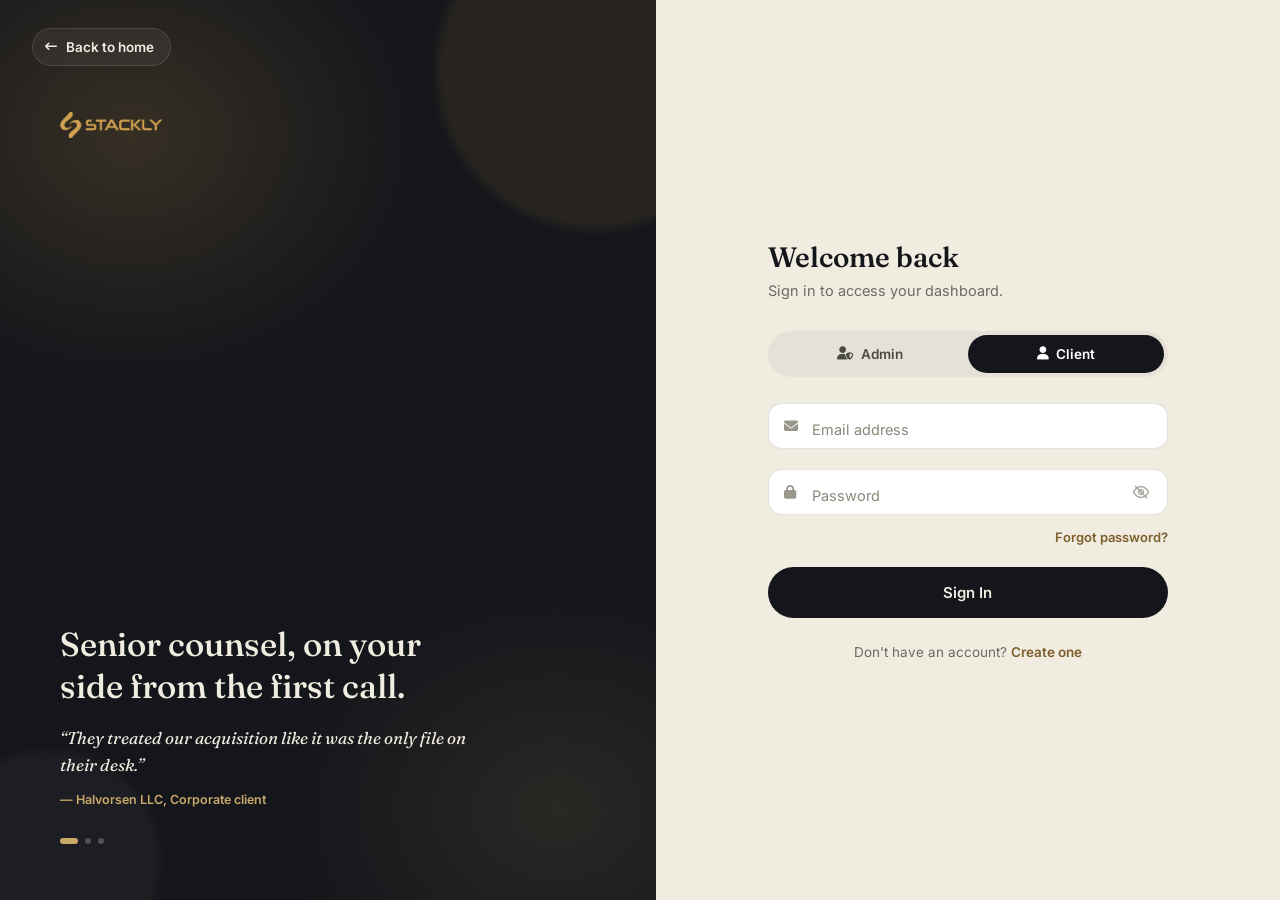
<file: admin-dashboard.html>
<!DOCTYPE html>
<html lang="en">
<head>
<meta charset="UTF-8">
<meta name="viewport" content="width=device-width, initial-scale=1.0">
<title>Admin Dashboard &mdash; Stackly Legal</title>

<link rel="preconnect" href="https://fonts.googleapis.com">
<link rel="preconnect" href="https://fonts.gstatic.com" crossorigin>
<link href="https://fonts.googleapis.com/css2?family=Fraunces:ital,opsz,wght@0,9..144,300;0,9..144,450;0,9..144,560;0,9..144,650;1,9..144,450&family=Inter:wght@300;400;500;600;700&display=swap" rel="stylesheet">
<link rel="stylesheet" href="https://cdnjs.cloudflare.com/ajax/libs/font-awesome/6.5.2/css/all.min.css">
<link rel="stylesheet" href="style.css">
<link rel="stylesheet" href="auth.css">
</head>
<body class="dash-page" data-role="admin">

<div class="dash-overlay"></div>

<div class="dash-shell">

  <!-- ===== SIDEBAR ===== -->
  <aside class="dash-sidebar">
    <div class="dash-sidebar-logo">
      <a href="admin-dashboard.html" class="footer-logo-link" aria-label="Stackly Legal home">
  <span class="logo-mark logo-mark--footer" role="img" aria-label="Stackly Legal"></span>
</a>  
</div>

    <nav class="dash-nav">
      <div class="dash-nav-label">Overview</div>
      <a href="#" data-page="dashboard" class="active"><i class="fa-solid fa-gauge-high"></i> Dashboard</a>
      <a href="#" data-page="inbox"><i class="fa-solid fa-envelope"></i> Inbox <span class="dash-badge">3</span></a>
      <a href="#" data-page="analytics"><i class="fa-solid fa-chart-line"></i> Analytics</a>

      <div class="dash-nav-label">Manage</div>
      <a href="#" data-page="clients"><i class="fa-solid fa-users"></i> Clients</a>
      <a href="#" data-page="matters"><i class="fa-solid fa-briefcase"></i> Matters</a>
      <a href="#" data-page="billing"><i class="fa-solid fa-file-invoice-dollar"></i> Billing</a>

      <div class="dash-nav-label">Account</div>
      <a href="#" data-page="settings"><i class="fa-solid fa-gear"></i> Settings</a>
      <a href="index.html"><i class="fa-solid fa-house"></i> Visit Website</a>
    </nav>

    <div class="dash-sidebar-foot">
      <button class="dash-logout-btn js-logout"><i class="fa-solid fa-arrow-right-from-bracket"></i> Log out</button>
    </div>
  </aside>

  <!-- ===== MAIN ===== -->
  <main class="dash-main">
    <div class="dash-topbar">
      <button class="dash-hamburger" aria-label="Toggle menu"><i class="fa-solid fa-bars"></i></button>
      <div class="dash-top-actions">
<a href="404.html" class="dash-bell">
    <i class="fa-solid fa-bell"></i>
    <span class="dash-bell-dot"></span>
</a>        <div class="dash-user">
          <div class="dash-avatar js-user-initials">A</div>
          <div class="dash-user-info"><strong class="js-user-name">&nbsp;</strong><span class="js-user-email">&nbsp;</span></div>
          <i class="fa-solid fa-chevron-down" style="font-size:10px;color:#8a8879;"></i>
          <div class="dash-user-menu">
            <a href="404.html"><i class="fa-solid fa-user"></i> Profile</a>
            <a href="404.html"><i class="fa-solid fa-gear"></i> Settings</a>
            <a href="login.html" class="danger js-logout"><i class="fa-solid fa-arrow-right-from-bracket"></i> Log out</a>
          </div>
        </div>
      </div>
    </div>

    <div class="dash-content">

      <!-- ============ DASHBOARD (overview) ============ -->
      <div class="dash-page-section active" data-page="dashboard">
        <div class="dash-welcome">
          <h1>Welcome back, <span class="js-user-name">Admin</span><span class="dash-role-badge">Administrator</span></h1>
          <p class="js-today">&nbsp;</p>
        </div>

        <div class="dash-stats">
          <div class="dash-stat-card" data-target="128" data-suffix="">
            <div class="dash-stat-top"><div class="dash-stat-icon"><i class="fa-solid fa-users"></i></div><div class="dash-stat-trend"><i class="fa-solid fa-arrow-up"></i> 8%</div></div>
            <span class="num">0</span><label>Active clients</label>
          </div>
          <div class="dash-stat-card" data-target="46" data-suffix="">
            <div class="dash-stat-top"><div class="dash-stat-icon"><i class="fa-solid fa-briefcase"></i></div><div class="dash-stat-trend"><i class="fa-solid fa-arrow-up"></i> 12%</div></div>
            <span class="num">0</span><label>Open matters</label>
          </div>
          <div class="dash-stat-card" data-target="94200" data-suffix="">
            <div class="dash-stat-top"><div class="dash-stat-icon"><i class="fa-solid fa-sack-dollar"></i></div><div class="dash-stat-trend down"><i class="fa-solid fa-arrow-down"></i> 3%</div></div>
            <span class="num">0</span><label>Revenue (MTD, $)</label>
          </div>
          <div class="dash-stat-card" data-target="98" data-suffix="%">
            <div class="dash-stat-top"><div class="dash-stat-icon"><i class="fa-solid fa-face-smile"></i></div><div class="dash-stat-trend"><i class="fa-solid fa-arrow-up"></i> 1%</div></div>
            <span class="num">0</span><label>Client satisfaction</label>
          </div>
        </div>

        <div class="dash-2col">
          <div class="dash-panel">
            <div class="dash-panel-head"><h3>New matters this week</h3><a href="#" data-page="analytics">View report</a></div>
            <div class="dash-bars">
              <div class="dash-bar-col"><div class="dash-bar" data-h="45"></div><span>Mon</span></div>
              <div class="dash-bar-col"><div class="dash-bar" data-h="62"></div><span>Tue</span></div>
              <div class="dash-bar-col"><div class="dash-bar" data-h="38"></div><span>Wed</span></div>
              <div class="dash-bar-col"><div class="dash-bar" data-h="80"></div><span>Thu</span></div>
              <div class="dash-bar-col"><div class="dash-bar" data-h="55"></div><span>Fri</span></div>
              <div class="dash-bar-col"><div class="dash-bar" data-h="20"></div><span>Sat</span></div>
              <div class="dash-bar-col"><div class="dash-bar" data-h="12"></div><span>Sun</span></div>
            </div>
          </div>

          <div class="dash-panel">
            <div class="dash-panel-head"><h3>Inbox</h3><a href="404.html" data-page="inbox">View all</a></div>
            <div class="dash-inbox-list" id="dashInboxList"></div>
          </div>
        </div>

        <div class="dash-panel">
          <div class="dash-panel-head"><h3>Recent clients</h3><a href="#" data-page="clients">View all clients</a></div>
          <div class="dash-table-wrap">
            <table class="dash-table">
              <thead><tr><th>Client</th><th>Email</th><th>Type</th><th>Status</th></tr></thead>
              <tbody id="dashTableBody"></tbody>
            </table>
          </div>
        </div>
      </div>

      <!-- ============ INBOX (full) ============ -->
      <div class="dash-page-section" data-page="inbox">
        <div class="dash-section-head">
          <div><h2>Inbox</h2><p>Every client and case message in one place.</p></div>
          <div class="dash-filter-pills" data-target="#dashInboxFull">
            <span class="dash-filter-pill active" data-filter="all">All</span>
            <span class="dash-filter-pill" data-filter="unread">Unread</span>
            <span class="dash-filter-pill" data-filter="read">Read</span>
          </div>
        </div>
        <div class="dash-panel">
          <div class="dash-inbox-list" id="dashInboxFull"></div>
        </div>
      </div>

      <!-- ============ ANALYTICS ============ -->
      <div class="dash-page-section" data-page="analytics">
        <div class="dash-section-head">
          <div><h2>Analytics</h2><p>Firm-wide performance over the last 30 days.</p></div>
        </div>
        <div class="dash-stats">
          <div class="dash-stat-card" data-target="34" data-suffix="">
            <div class="dash-stat-top"><div class="dash-stat-icon"><i class="fa-solid fa-user-plus"></i></div><div class="dash-stat-trend"><i class="fa-solid fa-arrow-up"></i> 6%</div></div>
            <span class="num">0</span><label>New leads</label>
          </div>
          <div class="dash-stat-card" data-target="41" data-suffix="%">
            <div class="dash-stat-top"><div class="dash-stat-icon"><i class="fa-solid fa-bullseye"></i></div><div class="dash-stat-trend"><i class="fa-solid fa-arrow-up"></i> 4%</div></div>
            <span class="num">0</span><label>Conversion rate</label>
          </div>
          <div class="dash-stat-card" data-target="2" data-suffix="h">
            <div class="dash-stat-top"><div class="dash-stat-icon"><i class="fa-solid fa-stopwatch"></i></div><div class="dash-stat-trend"><i class="fa-solid fa-arrow-down"></i> faster</div></div>
            <span class="num">0</span><label>Avg. response time</label>
          </div>
          <div class="dash-stat-card" data-target="72" data-suffix="%">
            <div class="dash-stat-top"><div class="dash-stat-icon"><i class="fa-solid fa-rotate"></i></div><div class="dash-stat-trend"><i class="fa-solid fa-arrow-up"></i> 3%</div></div>
            <span class="num">0</span><label>Repeat clients</label>
          </div>
        </div>
        <div class="dash-2col">
          <div class="dash-panel">
            <div class="dash-panel-head"><h3>Revenue by month</h3></div>
            <div class="dash-bars">
              <div class="dash-bar-col"><div class="dash-bar" data-h="50"></div><span>Apr</span></div>
              <div class="dash-bar-col"><div class="dash-bar" data-h="65"></div><span>May</span></div>
              <div class="dash-bar-col"><div class="dash-bar" data-h="58"></div><span>Jun</span></div>
              <div class="dash-bar-col"><div class="dash-bar" data-h="74"></div><span>Jul</span></div>
              <div class="dash-bar-col"><div class="dash-bar" data-h="68"></div><span>Aug</span></div>
              <div class="dash-bar-col"><div class="dash-bar" data-h="90"></div><span>Sep</span></div>
            </div>
          </div>
          <div class="dash-panel">
            <div class="dash-panel-head"><h3>Matters by practice area</h3></div>
            <div class="dash-donut-wrap">
              <div class="dash-donut"><div class="dash-donut-label"><strong>46</strong><span>Open</span></div></div>
              <div class="dash-donut-legend">
                <div><i style="background:var(--brass);"></i> Corporate &amp; M&amp;A (42%)</div>
                <div><i style="background:var(--brass-light);"></i> Litigation (26%)</div>
                <div><i style="background:rgba(20,22,27,.1);"></i> Other practice areas (32%)</div>
              </div>
            </div>
          </div>
        </div>
      </div>

      <!-- ============ CLIENTS (full) ============ -->
      <div class="dash-page-section" data-page="clients">
        <div class="dash-section-head">
          <div><h2>Clients</h2><p>Every active, pending and closed client relationship.</p></div>
          <div class="dash-filter-pills" data-target="#dashClientsFull">
            <span class="dash-filter-pill active" data-filter="all">All</span>
            <span class="dash-filter-pill" data-filter="active">Active</span>
            <span class="dash-filter-pill" data-filter="pending">Pending</span>
            <span class="dash-filter-pill" data-filter="closed">Closed</span>
          </div>
        </div>
        <div class="dash-panel">
          <div class="dash-table-wrap">
            <table class="dash-table">
              <thead><tr><th>Client</th><th>Email</th><th>Practice area</th><th>Status</th></tr></thead>
              <tbody id="dashClientsFull"></tbody>
            </table>
          </div>
        </div>
      </div>

      <!-- ============ MATTERS (full) ============ -->
      <div class="dash-page-section" data-page="matters">
        <div class="dash-section-head">
          <div><h2>Matters</h2><p>All open, pending and closed matters across the firm.</p></div>
          <div class="dash-filter-pills" data-target="#dashMattersAdminFull">
            <span class="dash-filter-pill active" data-filter="all">All</span>
            <span class="dash-filter-pill" data-filter="active">Active</span>
            <span class="dash-filter-pill" data-filter="pending">Pending</span>
            <span class="dash-filter-pill" data-filter="closed">Closed</span>
          </div>
        </div>
        <div class="dash-panel">
          <div class="dash-table-wrap">
            <table class="dash-table">
              <thead><tr><th>Matter</th><th>Lead attorney</th><th>Practice area</th><th>Status</th></tr></thead>
              <tbody id="dashMattersAdminFull"></tbody>
            </table>
          </div>
        </div>
      </div>

      <!-- ============ BILLING ============ -->
      <div class="dash-page-section" data-page="billing">
        <div class="dash-section-head">
          <div><h2>Billing</h2><p>Invoices across every active client.</p></div>
        </div>
        <div class="dash-billing-summary">
          <div class="dash-stat-card" data-target="94200" data-suffix="">
            <div class="dash-stat-top"><div class="dash-stat-icon"><i class="fa-solid fa-sack-dollar"></i></div></div>
            <span class="num">0</span><label>Billed this month ($)</label>
          </div>
          <div class="dash-stat-card" data-target="81650" data-suffix="">
            <div class="dash-stat-top"><div class="dash-stat-icon"><i class="fa-solid fa-circle-check"></i></div></div>
            <span class="num">0</span><label>Collected ($)</label>
          </div>
          <div class="dash-stat-card" data-target="12550" data-suffix="">
            <div class="dash-stat-top"><div class="dash-stat-icon"><i class="fa-solid fa-clock"></i></div></div>
            <span class="num">0</span><label>Outstanding ($)</label>
          </div>
        </div>
        <div class="dash-panel">
          <div class="dash-table-wrap">
            <table class="dash-table">
              <thead><tr><th>Invoice</th><th>Client</th><th>Amount</th><th>Date</th><th>Status</th></tr></thead>
              <tbody id="dashInvoiceList"></tbody>
            </table>
          </div>
        </div>
      </div>

      <!-- ============ SETTINGS ============ -->
      <div class="dash-page-section" data-page="settings">
        <div class="dash-section-head"><div><h2>Settings</h2><p>Your profile and notification preferences.</p></div></div>
        <div class="dash-panel dash-settings-card">
          <form id="settingsForm">
            <div id="settingsMsg" class="auth-msg"></div>
            <div class="dash-form-grid">
              <div class="dash-field"><label>Full name</label><input type="text" id="settingsName"></div>
              <div class="dash-field"><label>Email address</label><input type="email" id="settingsEmail" disabled></div>
              <div class="dash-field"><label>Role</label><input type="text" id="settingsRole" disabled></div>
              <div class="dash-field"><label>Phone</label><input type="text" placeholder="+1 (212) 555-0148"></div>
            </div>
            <div class="dash-switch-row">
              <div><strong>Email notifications</strong><span>New messages, invoices and filings</span></div>
              <label class="switch"><input type="checkbox" checked><span class="switch-track"></span></label>
            </div>
            <div class="dash-switch-row">
              <div><strong>New client alerts</strong><span>Instant alert when a new client signs up</span></div>
              <label class="switch"><input type="checkbox" checked><span class="switch-track"></span></label>
            </div>
            <div class="dash-switch-row">
              <div><strong>Weekly summary</strong><span>A Monday digest of firm activity</span></div>
              <label class="switch"><input type="checkbox"><span class="switch-track"></span></label>
            </div>
<button type="button" class="btn-primary" style="margin-top:22px;" onclick="window.location.href='404.html';">
    <span class="btn-label">Save changes</span>
    <span class="btn-spinner"></span>
</button>

</form>
        </div>
      </div>

    </div>
  </main>
</div>

<script src="https://cdnjs.cloudflare.com/ajax/libs/gsap/3.12.5/gsap.min.js"></script>
<script src="script.js"></script>
<script src="auth.js"></script>
</body>
</html>
</file>
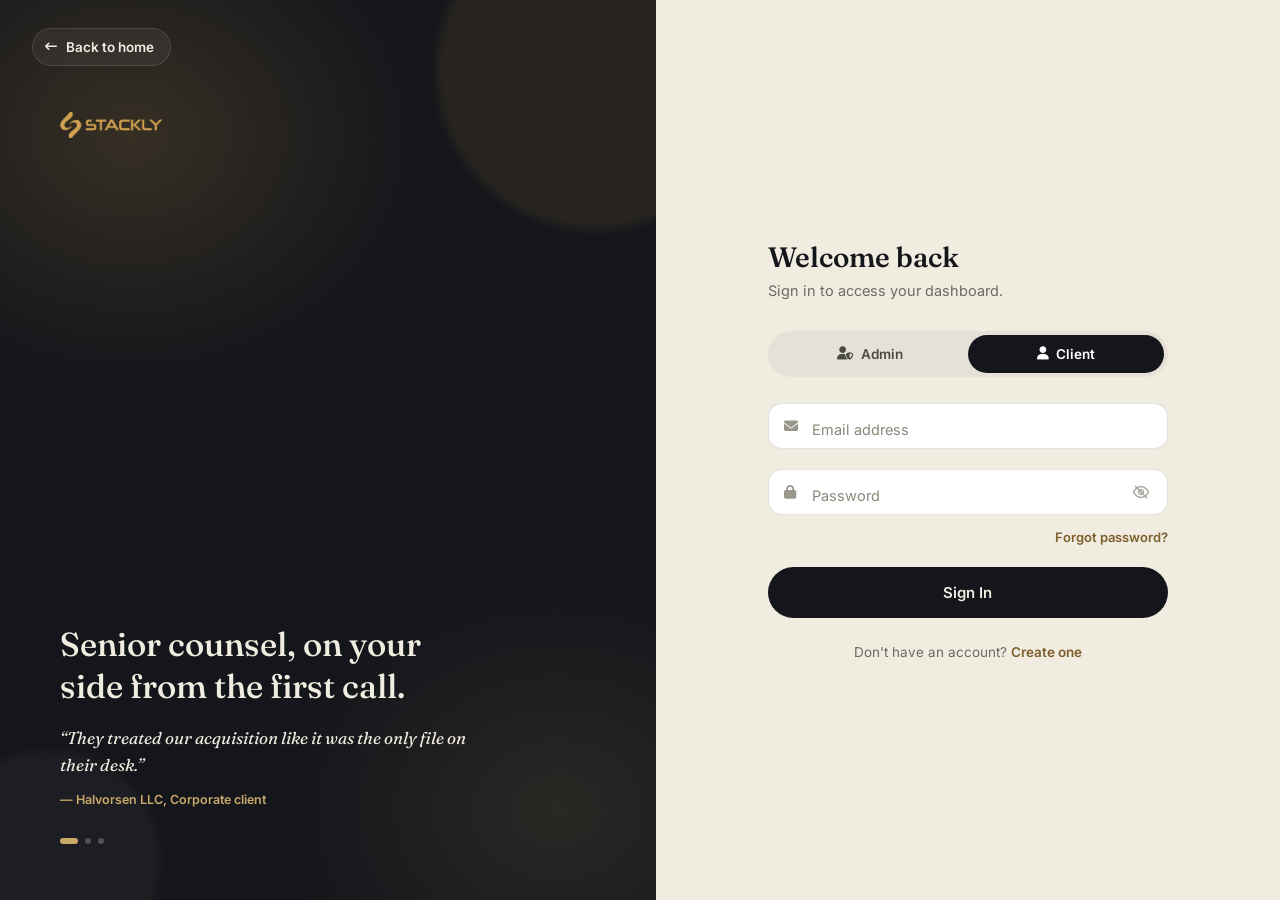
<file: login.html>
<!DOCTYPE html>
<html lang="en">
<head>
<meta charset="UTF-8">
<meta name="viewport" content="width=device-width, initial-scale=1.0">
<title>Sign In &mdash; Stackly Legal</title>
<meta name="description" content="Sign in to your Stackly Legal client or admin portal.">

<link rel="preconnect" href="https://fonts.googleapis.com">
<link rel="preconnect" href="https://fonts.gstatic.com" crossorigin>
<link href="https://fonts.googleapis.com/css2?family=Fraunces:ital,opsz,wght@0,9..144,300;0,9..144,450;0,9..144,560;0,9..144,650;1,9..144,450&family=Inter:wght@300;400;500;600;700&display=swap" rel="stylesheet">
<link rel="stylesheet" href="https://cdnjs.cloudflare.com/ajax/libs/font-awesome/6.5.2/css/all.min.css">
<link rel="stylesheet" href="style.css">
<link rel="stylesheet" href="auth.css">
</head>
<body class="auth-page">

<a href="index.html" class="auth-back"><i class="fa-solid fa-arrow-left-long"></i><span>Back to home</span></a>

<div class="auth-shell">

  <!-- ===== brand visual (hidden on mobile) ===== -->
  <div class="auth-visual">
    <span class="auth-blob auth-blob-1"></span>
    <span class="auth-blob auth-blob-2"></span>

    <div class="auth-visual-top">
      <a href="index.html" class="footer-logo-link" aria-label="Stackly Legal home">
  <span class="logo-mark logo-mark--footer" role="img" aria-label="Stackly Legal"></span>
</a>     
    </div>

    <div class="auth-visual-mid">
      <h2>Senior counsel, on your side from the first call.</h2>
      <div class="auth-quotes">
        <div class="auth-quote active">
          <p>&ldquo;They treated our acquisition like it was the only file on their desk.&rdquo;</p>
          <span>&mdash; Halvorsen LLC, Corporate client</span>
        </div>
        <div class="auth-quote">
          <p>&ldquo;Fixed fees, real answers, no surprise invoices.&rdquo;</p>
          <span>&mdash; Kessler Group, Family client</span>
        </div>
        <div class="auth-quote">
          <p>&ldquo;Our trademark issue was resolved faster than we thought possible.&rdquo;</p>
          <span>&mdash; Northline Studio, IP client</span>
        </div>
      </div>
      <div class="auth-dots"><i class="active"></i><i></i><i></i></div>
    </div>
  </div>

  <!-- ===== form panel ===== -->
  <div class="auth-form-wrap">
    <div class="auth-card">
      <div class="auth-card-logo">
       <a href="index.html" class="footer-logo-link" aria-label="Stackly Legal home">
  <span class="logo-mark logo-mark--footer" role="img" aria-label="Stackly Legal"></span>
</a>     
      </div>

      <h1>Welcome back</h1>
      <p class="auth-sub">Sign in to access your dashboard.</p>

      <form id="loginForm" novalidate>
        <div class="role-toggle">
          <input type="radio" name="loginRole" id="loginRoleAdmin" value="admin">
          <label for="loginRoleAdmin"><i class="fa-solid fa-user-shield"></i> Admin</label>
          <input type="radio" name="loginRole" id="loginRoleUser" value="user" checked>
          <label for="loginRoleUser"><i class="fa-solid fa-user"></i> Client</label>
          <span class="role-toggle-pill"></span>
        </div>

        <div id="loginMsg" class="auth-msg"></div>

        <div class="field-group">
          <i class="fa-solid fa-envelope fld-icon"></i>
          <input type="email" id="loginEmail" placeholder=" " autocomplete="email" required>
          <label for="loginEmail">Email address</label>
        </div>

        <div class="field-group">
          <i class="fa-solid fa-lock fld-icon"></i>
          <input type="password" id="loginPassword" placeholder=" " autocomplete="current-password" required>
          <label for="loginPassword">Password</label>
          <button type="button" class="fld-toggle" aria-label="Show password"><i class="fa-solid fa-eye"></i></button>
        </div>

        <div class="auth-forgot-row">
          <a href="404.html" class="auth-forgot">Forgot password?</a>
        </div>

        <button type="submit" class="btn-primary">
          <span class="btn-label">Sign In</span>
          <span class="btn-spinner"></span>
        </button>
      </form>

      <p class="auth-foot">Don't have an account? <a href="signup.html">Create one</a></p>
    </div>
  </div>
</div>

<script src="https://cdnjs.cloudflare.com/ajax/libs/gsap/3.12.5/gsap.min.js"></script>
<script src="script.js"></script>
<script src="auth.js"></script>
</body>
</html>
</file>
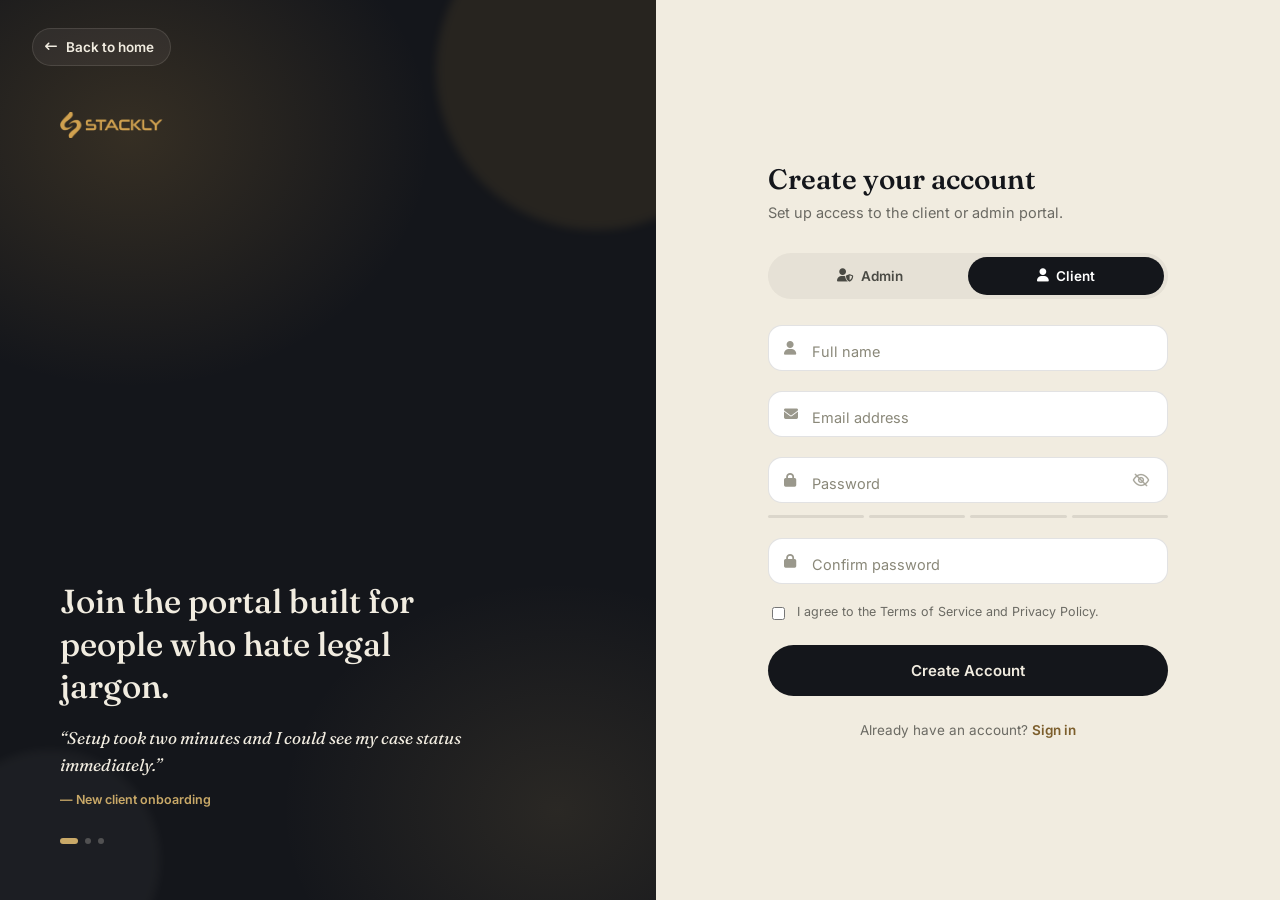
<file: signup.html>
<!DOCTYPE html>
<html lang="en">
<head>
<meta charset="UTF-8">
<meta name="viewport" content="width=device-width, initial-scale=1.0">
<title>Create Account &mdash; Stackly Legal</title>
<meta name="description" content="Create your Stackly Legal client or admin account.">

<link rel="preconnect" href="https://fonts.googleapis.com">
<link rel="preconnect" href="https://fonts.gstatic.com" crossorigin>
<link href="https://fonts.googleapis.com/css2?family=Fraunces:ital,opsz,wght@0,9..144,300;0,9..144,450;0,9..144,560;0,9..144,650;1,9..144,450&family=Inter:wght@300;400;500;600;700&display=swap" rel="stylesheet">
<link rel="stylesheet" href="https://cdnjs.cloudflare.com/ajax/libs/font-awesome/6.5.2/css/all.min.css">
<link rel="stylesheet" href="style.css">
<link rel="stylesheet" href="auth.css">
</head>
<body class="auth-page">

<a href="index.html" class="auth-back"><i class="fa-solid fa-arrow-left-long"></i><span>Back to home</span></a>

<div class="auth-shell">

  <!-- ===== brand visual (hidden on mobile) ===== -->
  <div class="auth-visual">
    <span class="auth-blob auth-blob-1"></span>
    <span class="auth-blob auth-blob-2"></span>

    <div class="auth-visual-top">
      <a href="index.html" class="footer-logo-link" aria-label="Stackly Legal home">
  <span class="logo-mark logo-mark--footer" role="img" aria-label="Stackly Legal"></span>
</a> 
    </div>

    <div class="auth-visual-mid">
      <h2>Join the portal built for people who hate legal jargon.</h2>
      <div class="auth-quotes">
        <div class="auth-quote active">
          <p>&ldquo;Setup took two minutes and I could see my case status immediately.&rdquo;</p>
          <span>&mdash; New client onboarding</span>
        </div>
        <div class="auth-quote">
          <p>&ldquo;One login for documents, invoices and messages &mdash; finally.&rdquo;</p>
          <span>&mdash; Whitmore Estate, Client</span>
        </div>
        <div class="auth-quote">
          <p>&ldquo;Admin access gives our team a single, clear view of every matter.&rdquo;</p>
          <span>&mdash; Stackly Legal operations</span>
        </div>
      </div>
      <div class="auth-dots"><i class="active"></i><i></i><i></i></div>
    </div>
  </div>

  <!-- ===== form panel ===== -->
  <div class="auth-form-wrap">
    <div class="auth-card">
      <div class="auth-card-logo">
<a href="index.html" class="footer-logo-link" aria-label="Stackly Legal home">
  <span class="logo-mark logo-mark--footer" role="img" aria-label="Stackly Legal"></span>
</a> 
      </div>

      <h1>Create your account</h1>
      <p class="auth-sub">Set up access to the client or admin portal.</p>

      <form id="signupForm" novalidate>
        <div class="role-toggle">
          <input type="radio" name="signupRole" id="signupRoleAdmin" value="admin">
          <label for="signupRoleAdmin"><i class="fa-solid fa-user-shield"></i> Admin</label>
          <input type="radio" name="signupRole" id="signupRoleUser" value="user" checked>
          <label for="signupRoleUser"><i class="fa-solid fa-user"></i> Client</label>
          <span class="role-toggle-pill"></span>
        </div>

        <div id="signupMsg" class="auth-msg"></div>

        <div class="field-group">
          <i class="fa-solid fa-user fld-icon"></i>
          <input type="text" id="signupName" placeholder=" " autocomplete="name" required>
          <label for="signupName">Full name</label>
        </div>

        <div class="field-group">
          <i class="fa-solid fa-envelope fld-icon"></i>
          <input type="email" id="signupEmail" placeholder=" " autocomplete="email" required>
          <label for="signupEmail">Email address</label>
        </div>

        <div class="field-group">
          <i class="fa-solid fa-lock fld-icon"></i>
          <input type="password" id="signupPassword" placeholder=" " autocomplete="new-password" required>
          <label for="signupPassword">Password</label>
          <button type="button" class="fld-toggle" aria-label="Show password"><i class="fa-solid fa-eye"></i></button>
        </div>
        <div class="pw-strength" id="pwStrength"><span></span><span></span><span></span><span></span></div>

        <div class="field-group">
          <i class="fa-solid fa-lock fld-icon"></i>
          <input type="password" id="signupConfirm" placeholder=" " autocomplete="new-password" required>
          <label for="signupConfirm">Confirm password</label>
        </div>

        <label class="auth-terms">
          <input type="checkbox" id="signupTerms">
          <span>I agree to the Terms of Service and Privacy Policy.</span>
        </label>

        <button type="submit" class="btn-primary">
          <span class="btn-label">Create Account</span>
          <span class="btn-spinner"></span>
        </button>
      </form>

      <div id="signupSuccess" style="display:none; text-align:center; padding:20px 0;">
        <div class="auth-success-check">
          <svg viewBox="0 0 24 24"><path d="M4 12l5 5L20 6"></path></svg>
        </div>
        <h1 style="font-size:20px;">Account created</h1>
        <p class="auth-sub" style="margin-bottom:0;">Taking you to the sign-in page&hellip;</p>
      </div>

      <p class="auth-foot">Already have an account? <a href="login.html">Sign in</a></p>
    </div>
  </div>
</div>

<script src="https://cdnjs.cloudflare.com/ajax/libs/gsap/3.12.5/gsap.min.js"></script>
<script src="script.js"></script>
<script src="auth.js"></script>
</body>
</html>
</file>
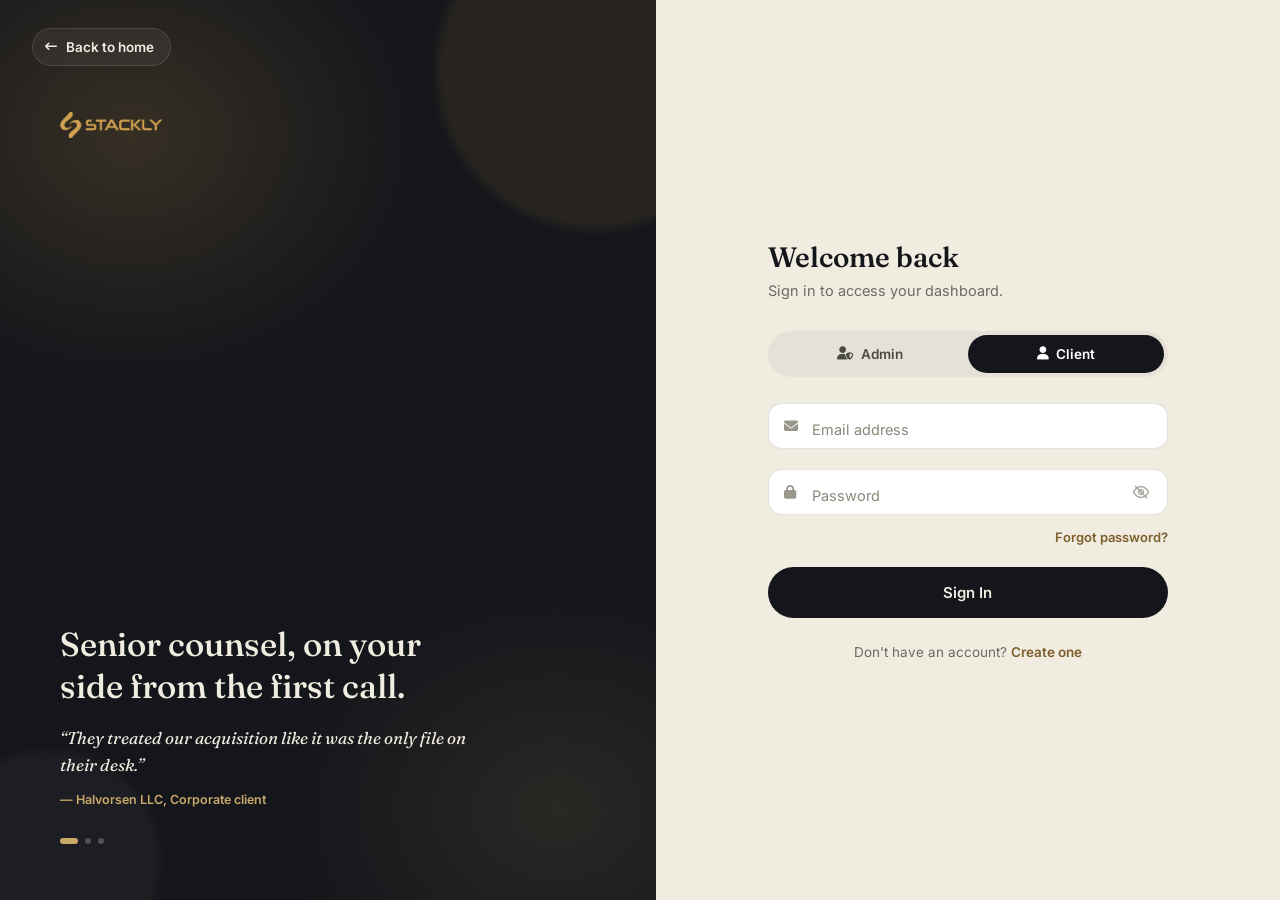
<file: user-dashboard.html>
<!DOCTYPE html>
<html lang="en">
<head>
<meta charset="UTF-8">
<meta name="viewport" content="width=device-width, initial-scale=1.0">
<title>My Dashboard &mdash; Stackly Legal</title>

<link rel="preconnect" href="https://fonts.googleapis.com">
<link rel="preconnect" href="https://fonts.gstatic.com" crossorigin>
<link href="https://fonts.googleapis.com/css2?family=Fraunces:ital,opsz,wght@0,9..144,300;0,9..144,450;0,9..144,560;0,9..144,650;1,9..144,450&family=Inter:wght@300;400;500;600;700&display=swap" rel="stylesheet">
<link rel="stylesheet" href="https://cdnjs.cloudflare.com/ajax/libs/font-awesome/6.5.2/css/all.min.css">
<link rel="stylesheet" href="style.css">
<link rel="stylesheet" href="auth.css">
</head>
<body class="dash-page" data-role="user">

<div class="dash-overlay"></div>

<div class="dash-shell">

  <!-- ===== SIDEBAR ===== -->
  <aside class="dash-sidebar">
    <div class="dash-sidebar-logo">
    <a href="user-dashboard.html" class="footer-logo-link" aria-label="Stackly Legal home">
  <span class="logo-mark logo-mark--footer" role="img" aria-label="Stackly Legal"></span>
</a>    
    </div>

    <nav class="dash-nav">
      <div class="dash-nav-label">Overview</div>
      <a href="#" data-page="dashboard" class="active"><i class="fa-solid fa-gauge-high"></i> Dashboard</a>
      <a href="#" data-page="inbox"><i class="fa-solid fa-envelope"></i> Inbox <span class="dash-badge">2</span></a>
      <a href="#" data-page="matters"><i class="fa-solid fa-briefcase"></i> My Matters</a>

      <div class="dash-nav-label">Account</div>
      <a href="#" data-page="billing"><i class="fa-solid fa-file-invoice-dollar"></i> Billing</a>
      <a href="#" data-page="documents"><i class="fa-solid fa-folder-open"></i> Documents</a>
      <a href="#" data-page="settings"><i class="fa-solid fa-gear"></i> Settings</a>
      <a href="index.html"><i class="fa-solid fa-house"></i> Visit Website</a>
    </nav>

    <div class="dash-sidebar-foot">
      <button class="dash-logout-btn js-logout"><i class="fa-solid fa-arrow-right-from-bracket"></i> Log out</button>
    </div>
  </aside>

  <!-- ===== MAIN ===== -->
  <main class="dash-main">
    <div class="dash-topbar">
      <button class="dash-hamburger" aria-label="Toggle menu"><i class="fa-solid fa-bars"></i></button>
      <div class="dash-top-actions">
<a href="404.html" class="dash-bell">
    <i class="fa-solid fa-bell"></i>
    <span class="dash-bell-dot"></span>
</a>        <div class="dash-user">
          <div class="dash-avatar js-user-initials">U</div>
          <div class="dash-user-info"><strong class="js-user-name">&nbsp;</strong><span class="js-user-email">&nbsp;</span></div>
          <i class="fa-solid fa-chevron-down" style="font-size:10px;color:#8a8879;"></i>
          <div class="dash-user-menu">
            <a href="404.html" data-page="settings"><i class="fa-solid fa-user"></i> Profile</a>
            <a href="404.html" data-page="settings"><i class="fa-solid fa-gear"></i> Settings</a>
            <a href="login.html" class="danger js-logout"><i class="fa-solid fa-arrow-right-from-bracket"></i> Log out</a>
          </div>
        </div>
      </div>
    </div>

    <div class="dash-content">

      <!-- ================= DASHBOARD (overview) ================= -->
      <div class="dash-page-section active" data-page="dashboard">
        <div class="dash-welcome">
          <h1>Welcome back, <span class="js-user-name">there</span><span class="dash-role-badge">Client</span></h1>
          <p class="js-today">&nbsp;</p>
        </div>

        <div class="dash-stats">
          <div class="dash-stat-card" data-target="4" data-suffix="">
            <div class="dash-stat-top"><div class="dash-stat-icon"><i class="fa-solid fa-briefcase"></i></div><div class="dash-stat-trend"><i class="fa-solid fa-arrow-up"></i> 1</div></div>
            <span class="num">0</span><label>Active matters</label>
          </div>
          <div class="dash-stat-card" data-target="16" data-suffix="">
            <div class="dash-stat-top"><div class="dash-stat-icon"><i class="fa-solid fa-folder-open"></i></div><div class="dash-stat-trend"><i class="fa-solid fa-arrow-up"></i> 2</div></div>
            <span class="num">0</span><label>Shared documents</label>
          </div>
          <div class="dash-stat-card" data-target="2400" data-suffix="">
            <div class="dash-stat-top"><div class="dash-stat-icon"><i class="fa-solid fa-file-invoice-dollar"></i></div><div class="dash-stat-trend down"><i class="fa-solid fa-arrow-down"></i> paid</div></div>
            <span class="num">0</span><label>Outstanding balance ($)</label>
          </div>
          <div class="dash-stat-card" data-target="2" data-suffix="">
            <div class="dash-stat-top"><div class="dash-stat-icon"><i class="fa-solid fa-calendar-check"></i></div><div class="dash-stat-trend"><i class="fa-solid fa-arrow-up"></i> new</div></div>
            <span class="num">0</span><label>Upcoming meetings</label>
          </div>
        </div>

        <div class="dash-2col">
          <div class="dash-panel">
            <div class="dash-panel-head"><h3>Matter activity (last 7 days)</h3><a href="#" data-page="matters">View timeline</a></div>
            <div class="dash-bars">
              <div class="dash-bar-col"><div class="dash-bar" data-h="30"></div><span>Mon</span></div>
              <div class="dash-bar-col"><div class="dash-bar" data-h="55"></div><span>Tue</span></div>
              <div class="dash-bar-col"><div class="dash-bar" data-h="20"></div><span>Wed</span></div>
              <div class="dash-bar-col"><div class="dash-bar" data-h="70"></div><span>Thu</span></div>
              <div class="dash-bar-col"><div class="dash-bar" data-h="40"></div><span>Fri</span></div>
              <div class="dash-bar-col"><div class="dash-bar" data-h="10"></div><span>Sat</span></div>
              <div class="dash-bar-col"><div class="dash-bar" data-h="8"></div><span>Sun</span></div>
            </div>
          </div>

          <div class="dash-panel">
            <div class="dash-panel-head"><h3>Inbox</h3><a href="#" data-page="inbox">View all</a></div>
            <div class="dash-inbox-list" id="dashInboxList"></div>
          </div>
        </div>

        <div class="dash-panel">
          <div class="dash-panel-head"><h3>My matters</h3><a href="#" data-page="matters">View all</a></div>
          <div class="dash-table-wrap">
            <table class="dash-table">
              <thead><tr><th>Matter</th><th>Practice area</th><th>Lead attorney</th><th>Status</th></tr></thead>
              <tbody id="dashTableBody"></tbody>
            </table>
          </div>
        </div>
      </div>

      <!-- ================= INBOX (full) ================= -->
      <div class="dash-page-section" data-page="inbox">
        <div class="dash-section-head">
          <div><h2>Inbox</h2><p>Messages from your legal team, billing and document updates.</p></div>
        </div>
        <div class="dash-filter-pills" data-target="#dashInboxFull">
          <span class="dash-filter-pill active" data-filter="all">All</span>
          <span class="dash-filter-pill" data-filter="unread">Unread</span>
          <span class="dash-filter-pill" data-filter="read">Read</span>
        </div>
        <div class="dash-panel">
          <div class="dash-inbox-list" id="dashInboxFull"></div>
        </div>
      </div>

      <!-- ================= MY MATTERS (full) ================= -->
      <div class="dash-page-section" data-page="matters">
        <div class="dash-section-head">
          <div><h2>My Matters</h2><p>Every case we're currently handling on your behalf.</p></div>
        </div>
        <div id="dashMattersFull"></div>
      </div>

      <!-- ================= BILLING (full) ================= -->
      <div class="dash-page-section" data-page="billing">
        <div class="dash-section-head">
          <div><h2>Billing</h2><p>Invoices, payments and your current balance.</p></div>
        </div>
        <div class="dash-billing-summary">
          <div class="dash-stat-card" data-target="2400" data-suffix="">
            <div class="dash-stat-top"><div class="dash-stat-icon"><i class="fa-solid fa-sack-dollar"></i></div></div>
            <span class="num">0</span><label>Outstanding balance ($)</label>
          </div>
          <div class="dash-stat-card" data-target="2630" data-suffix="">
            <div class="dash-stat-top"><div class="dash-stat-icon"><i class="fa-solid fa-circle-check"></i></div></div>
            <span class="num">0</span><label>Paid to date ($)</label>
          </div>
          <div class="dash-stat-card" data-target="4" data-suffix="">
            <div class="dash-stat-top"><div class="dash-stat-icon"><i class="fa-solid fa-file-invoice"></i></div></div>
            <span class="num">0</span><label>Total invoices</label>
          </div>
        </div>
        <div class="dash-panel">
          <div class="dash-panel-head"><h3>Invoice history</h3></div>
          <div class="dash-table-wrap">
            <table class="dash-table">
              <thead><tr><th>Invoice</th><th>Matter</th><th>Amount</th><th>Date</th><th>Status</th></tr></thead>
              <tbody id="dashInvoiceList"></tbody>
            </table>
          </div>
        </div>
      </div>

      <!-- ================= DOCUMENTS (full) ================= -->
      <div class="dash-page-section" data-page="documents">
        <div class="dash-section-head">
          <div><h2>Documents</h2><p>Files your legal team has shared with you.</p></div>
        </div>
        <div class="dash-panel">
         <div class="dash-doc-grid" id="dashDocGrid">
    <div class="dash-doc-card reveal-up">
        <div class="dash-doc-icon"><i class="fa-solid fa-file-pdf"></i></div>
        <h5>Retainer Agreement</h5>
        <span>PDF &middot; 2.1 MB</span>
        <a href="404.html" class="dash-doc-dl">
            <i class="fa-solid fa-download"></i> Download
        </a>
    </div>

    <div class="dash-doc-card reveal-up">
        <div class="dash-doc-icon"><i class="fa-solid fa-file-lines"></i></div>
        <h5>Trademark Application</h5>
        <span>DOCX &middot; 640 KB</span>
        <a href="404.html" class="dash-doc-dl">
            <i class="fa-solid fa-download"></i> Download
        </a>
    </div>

    <div class="dash-doc-card reveal-up">
        <div class="dash-doc-icon"><i class="fa-solid fa-file-invoice-dollar"></i></div>
        <h5>Invoice #4471</h5>
        <span>PDF &middot; 180 KB</span>
        <a href="404.html" class="dash-doc-dl">
            <i class="fa-solid fa-download"></i> Download
        </a>
    </div>

    <div class="dash-doc-card reveal-up">
        <div class="dash-doc-icon"><i class="fa-solid fa-file-pdf"></i></div>
        <h5>Estate Plan Draft</h5>
        <span>PDF &middot; 3.4 MB</span>
        <a href="404.html" class="dash-doc-dl">
            <i class="fa-solid fa-download"></i> Download
        </a>
    </div>

    <div class="dash-doc-card reveal-up">
        <div class="dash-doc-icon"><i class="fa-solid fa-file-signature"></i></div>
        <h5>Signed NDA</h5>
        <span>PDF &middot; 410 KB</span>
        <a href="404.html" class="dash-doc-dl">
            <i class="fa-solid fa-download"></i> Download
        </a>
    </div>

    <div class="dash-doc-card reveal-up">
        <div class="dash-doc-icon"><i class="fa-solid fa-file-lines"></i></div>
        <h5>Consultation Notes</h5>
        <span>DOCX &middot; 95 KB</span>
        <a href="404.html" class="dash-doc-dl">
            <i class="fa-solid fa-download"></i> Download
        </a>
    </div>

    <div class="dash-doc-card reveal-up">
        <div class="dash-doc-icon"><i class="fa-solid fa-file-invoice-dollar"></i></div>
        <h5>Invoice #4402</h5>
        <span>PDF &middot; 175 KB</span>
        <a href="404.html" class="dash-doc-dl">
            <i class="fa-solid fa-download"></i> Download
        </a>
    </div>

    <div class="dash-doc-card reveal-up">
        <div class="dash-doc-icon"><i class="fa-solid fa-file-pdf"></i></div>
        <h5>Filing Confirmation</h5>
        <span>PDF &middot; 220 KB</span>
        <a href="404.html" class="dash-doc-dl">
            <i class="fa-solid fa-download"></i> Download
        </a>
    </div>
</div>

        </div>
      </div>

      <!-- ================= SETTINGS (full) ================= -->
      <div class="dash-page-section" data-page="settings">
        <div class="dash-section-head">
          <div><h2>Settings</h2><p>Manage your profile and notification preferences.</p></div>
        </div>
        <form id="settingsForm">
          <div id="settingsMsg" class="auth-msg"></div>
          <div class="dash-panel" style="margin-bottom:22px;">
            <div class="dash-panel-head"><h3>Profile</h3></div>
            <div class="dash-form-grid">
              <div class="dash-field"><label>Full name</label><input type="text" id="settingsName"></div>
              <div class="dash-field"><label>Email address</label><input type="email" id="settingsEmail" disabled></div>
              <div class="dash-field"><label>Role</label><input type="text" id="settingsRole" disabled></div>
              <div class="dash-field"><label>Phone number</label><input type="tel" placeholder="+1 (___) ___-____"></div>
            </div>
          </div>
          <div class="dash-panel">
            <div class="dash-panel-head"><h3>Notifications</h3></div>
            <div class="dash-switch-row">
              <div><strong>Email updates</strong><span>Case status changes and document uploads</span></div>
              <label class="switch"><input type="checkbox" checked><span class="switch-track"></span></label>
            </div>
            <div class="dash-switch-row">
              <div><strong>SMS reminders</strong><span>Upcoming meeting and deadline alerts</span></div>
              <label class="switch"><input type="checkbox" checked><span class="switch-track"></span></label>
            </div>
            <div class="dash-switch-row">
              <div><strong>Billing alerts</strong><span>New invoices and payment confirmations</span></div>
              <label class="switch"><input type="checkbox"><span class="switch-track"></span></label>
            </div>
          </div>
<button type="button" class="btn-primary" style="margin-top:22px;" onclick="window.location.href='404.html';">
    <span class="btn-label">Save changes</span>
    <span class="btn-spinner"></span>
</button>
        </form>
      </div>

    </div>
  </main>
</div>

<script src="https://cdnjs.cloudflare.com/ajax/libs/gsap/3.12.5/gsap.min.js"></script>
<script src="script.js"></script>
<script src="auth.js"></script>
</body>
</html>
</file>
<file: style.css>
/* =========================================================
   STACKLY LEGAL — Design tokens
   3-colour system: Ink (near-black), Bone (warm cream), Brass (accent)
========================================================= */
:root{
  --ink:        #14161B;
  --ink-2:      #1E212A;
  --ink-3:      #0B0C0F;
  --bone:       #F1ECE0;
  --bone-2:     #E7DFCC;
  --bone-dim:   #C9C2B2;
  --brass:      #AD8642;
  --brass-light:#C9A968;
  --brass-2:    #7C5E2C;

  --logo-mark: url("[data-uri]");
  --logo-color: var(--brass);
  --logo-color-hover: var(--brass-light);

  --font-display: 'Fraunces', Georgia, serif;
  --font-body: 'Inter', -apple-system, sans-serif;

  --container: 1240px;
  --radius-s: 6px;
  --radius-m: 14px;
  --radius-l: 28px;
  --ease: cubic-bezier(.22,1,.36,1);
}

*,*::before,*::after{ box-sizing:border-box; }
html{ scroll-behavior:smooth; scroll-padding-top:90px; }
body{
  margin:0;
  font-family:var(--font-body);
  background:var(--bone);
  color:var(--ink);
  overflow-x:hidden;
  -webkit-font-smoothing:antialiased;
}
img{ max-width:100%; display:block; }
a{ text-decoration:none; color:inherit; }
ul{ list-style:none; margin:0; padding:0; }
button{ font-family:inherit; cursor:pointer; border:none; background:none; }
input,textarea,select{ font-family:inherit; }
h1,h2,h3,h4,h5{ font-family:var(--font-display); margin:0; font-weight:560; }
p{ margin:0; }
::selection{ background:var(--brass); color:var(--bone); }

@media (prefers-reduced-motion: reduce){
  *{ animation-duration:.001ms !important; animation-iteration-count:1 !important; transition-duration:.001ms !important; scroll-behavior:auto !important; }
}

/* =========================================================
   UTILITIES
========================================================= */
.section-label{
  display:flex; align-items:center; gap:12px;
  font-size:14px; letter-spacing:.02em; color:var(--brass-2);
  font-family:var(--font-display); font-style:italic; font-weight:450;
  margin-bottom:18px;
}
.section-label .rule{ width:34px; height:1px; background:var(--brass); display:inline-block; }
.section-label.light{ color:var(--brass-light); }

.section-title{
  font-size:clamp(28px,4vw,44px);
  line-height:1.15;
  letter-spacing:-.01em;
  color:var(--ink);
  max-width:16ch;
}
.section-title.light{ color:var(--bone); }
.section-sub{
  font-size:17px; line-height:1.6; color:#4b4a44; max-width:52ch; margin-top:16px;
}
.section-sub.light{ color:var(--bone-dim); }

.services-head{
  max-width:var(--container); margin:0 auto; padding:0 40px 56px;
  text-align:left;
}

.btn-primary{
  display:inline-flex; align-items:center; gap:12px;
  background:var(--ink); color:var(--bone);
  padding:16px 26px; border-radius:100px;
  font-size:15px; font-weight:600;
  transition:transform .45s var(--ease), background .3s;
  position:relative; overflow:hidden;
}
.btn-primary i{ transition:transform .35s var(--ease); font-size:13px; }
.btn-primary:hover{ background:var(--brass-2); transform:translateY(-3px); }
.btn-primary:hover i{ transform:translateX(4px); }
.btn-primary.large{ padding:19px 32px; font-size:16px; }
.btn-primary.full{ width:100%; justify-content:center; margin-top:6px; }

.btn-ghost{
  display:inline-flex; align-items:center; gap:12px;
  color:var(--ink); font-weight:600; font-size:15px;
  padding:16px 8px;
}
.btn-ghost i{
  width:38px; height:38px; border-radius:50%; border:1.4px solid var(--ink);
  display:inline-flex; align-items:center; justify-content:center; font-size:11px;
  transition:background .3s,color .3s;
}
.btn-ghost:hover i{ background:var(--ink); color:var(--bone); }

.sc-link{
  display:inline-flex; align-items:center; gap:8px;
  font-size:14px; font-weight:600; color:var(--brass-2);
  margin-top:14px;
}
.sc-link i{ font-size:11px; transition:transform .3s var(--ease); }
.sc-link:hover i{ transform:translateX(5px); }

/* =========================================================
   PRELOADER
========================================================= */
.preloader{
  position:fixed; inset:0; background:var(--ink); z-index:9999;
  display:flex; align-items:center; justify-content:center;
  transition:opacity .6s var(--ease), visibility .6s var(--ease);
}
.preloader.done{ opacity:0; visibility:hidden; }
.preloader-mark .logo-mark{ animation:pulseFade 1.4s ease-in-out infinite; }
@keyframes pulseFade{ 0%,100%{opacity:.35; transform:scale(.96);} 50%{opacity:1; transform:scale(1);} }

/* =========================================================
   LOGO MARK — recolourable via CSS mask (theme: brass on ink)
========================================================= */
.logo-mark{
  display:inline-block;
  width:103px; height:26px;
  background-color:var(--logo-color);
  -webkit-mask-image:var(--logo-mark);
  mask-image:var(--logo-mark);
  -webkit-mask-repeat:no-repeat; mask-repeat:no-repeat;
  -webkit-mask-size:contain; mask-size:contain;
  -webkit-mask-position:left center; mask-position:left center;
  transition:background-color .35s var(--ease), transform .35s var(--ease);
}
.logo-mark--preloader{ width:140px; height:35px; }
.logo-mark--footer{ margin-bottom:18px; }

/* =========================================================
   HEADER
========================================================= */
.site-header{
  position:fixed; top:0; left:0; right:0; z-index:1000;
  background:rgba(20,22,27,.55);
  backdrop-filter:blur(14px); -webkit-backdrop-filter:blur(14px);
  border-bottom:1px solid rgba(241,236,224,.08);
  transition:background .4s, padding .4s, border-color .4s;
}
.site-header.scrolled{
  background:rgba(11,12,15,.86);
  border-bottom-color:rgba(241,236,224,.12);
}
.header-inner{
  max-width:var(--container); margin:0 auto; padding:16px 40px;
  display:grid; grid-template-columns:1fr auto 1fr; align-items:center; gap:20px;
}
.header-logo{ display:flex; align-items:center; }
.header-logo:hover .logo-mark{ transform:scale(1.04); background-color:var(--logo-color-hover); }

.main-nav ul{ display:flex; gap:38px; justify-content:center; }
.nav-link{
  position:relative; font-size:14.5px; font-weight:500; color:var(--bone-dim);
  padding:6px 0; transition:color .3s;
}
.nav-link::after{
  content:''; position:absolute; left:0; bottom:-2px; width:0; height:1.5px;
  background:var(--brass-light); transition:width .35s var(--ease);
}
.nav-link:hover, .nav-link.active{ color:var(--bone); }
.nav-link:hover::after, .nav-link.active::after{ width:100%; }

.header-actions{ display:flex; align-items:center; justify-content:flex-end; gap:20px; }
.btn-login{
  display:inline-flex; align-items:center; gap:9px;
  border:1.3px solid rgba(241,236,224,.35); color:var(--bone);
  padding:10px 20px; border-radius:100px; font-size:13.5px; font-weight:600;
  transition:background .3s, border-color .3s, transform .3s;
  white-space:nowrap;
}
.btn-login:hover{ background:var(--brass); border-color:var(--brass); transform:translateY(-2px); }
.btn-login i{ font-size:12px; }

.hamburger{
  display:none; flex-direction:column; justify-content:center; gap:5px;
  width:38px; height:38px;
}
.hamburger span{
  width:100%; height:2px; background:var(--bone); border-radius:2px;
  transition:transform .35s var(--ease), opacity .3s;
}
.hamburger.open span:nth-child(1){ transform:translateY(7px) rotate(45deg); }
.hamburger.open span:nth-child(2){ opacity:0; }
.hamburger.open span:nth-child(3){ transform:translateY(-7px) rotate(-45deg); }

.mobile-drawer{
  position:fixed; top:0; right:0; height:100vh; width:min(340px,82vw);
  background:var(--ink-3); z-index:1001;
  transform:translateX(100%); transition:transform .5s var(--ease);
  padding:110px 32px 40px; display:flex; flex-direction:column; gap:34px;
  border-left:1px solid rgba(241,236,224,.08);
}
.mobile-drawer.open{ transform:translateX(0); }
.mobile-drawer ul{ display:flex; flex-direction:column; gap:26px; }
.mnav-link{ font-family:var(--font-display); font-size:26px; color:var(--bone); }
.mobile-login{ align-self:flex-start; }
.drawer-overlay{
  position:fixed; inset:0; background:rgba(11,12,15,.6); z-index:999;
  opacity:0; visibility:hidden; transition:opacity .4s, visibility .4s;
}
.drawer-overlay.open{ opacity:1; visibility:visible; }

/* =========================================================
   HERO
========================================================= */
.hero{
  position:relative; min-height:100vh; display:flex; align-items:center;
  background:var(--ink-3); overflow:hidden; padding:150px 0 80px;
}
.hero-bg-shape{
  position:absolute; inset:0;
  background:
    radial-gradient(680px 480px at 82% 18%, rgba(173,134,66,.16), transparent 60%),
    radial-gradient(500px 400px at 10% 90%, rgba(173,134,66,.08), transparent 60%);
  pointer-events:none;
}
.hero-inner{
  max-width:var(--container); margin:0 auto; padding:0 40px;
  display:grid; grid-template-columns:1.05fr .95fr; gap:50px; align-items:center;
  position:relative; z-index:2;
}
.hero-eyebrow{
  display:flex; align-items:center; gap:12px;
  font-family:var(--font-display); font-style:italic; color:var(--brass-light);
  font-size:14.5px; margin-bottom:26px;
}
.hero-eyebrow .rule{ width:34px; height:1px; background:var(--brass); }

.hero-title{ font-size:clamp(40px,5.4vw,68px); line-height:1.06; letter-spacing:-.015em; color:var(--bone); }
.hero-title .line{ display:block; overflow:hidden; }
.hero-title .accent{ color:var(--brass-light); font-style:italic; font-weight:450; }

.hero-desc{
  color:var(--bone-dim); font-size:17px; line-height:1.7; max-width:46ch;
  margin:26px 0 34px;
}
.hero-cta{ display:flex; align-items:center; gap:14px; flex-wrap:wrap; }
.hero .btn-ghost{ color:var(--bone); }
.hero .btn-ghost i{ border-color:rgba(241,236,224,.4); color:var(--bone); }
.hero .btn-ghost:hover i{ background:var(--brass); border-color:var(--brass); color:var(--ink); }
.hero .btn-primary{ background:var(--brass); }
.hero .btn-primary:hover{ background:var(--brass-light); color:var(--ink-3); }

.hero-stats{
  display:flex; gap:44px; margin-top:56px; padding-top:34px;
  border-top:1px solid rgba(241,236,224,.12);
}
.hstat{ display:flex; flex-direction:column; }
.hstat .num, .hstat .plus{ font-family:var(--font-display); font-size:32px; color:var(--bone); display:inline; }
.hstat label{ font-size:13px; color:var(--bone-dim); margin-top:4px; }

.hero-visual{ position:relative; height:560px; }
.hv-frame{ position:relative; width:100%; height:100%; }
.hv-main{
  width:88%; height:100%; object-fit:cover; border-radius:var(--radius-l);
  box-shadow:0 40px 80px rgba(0,0,0,.45);
  margin-left:auto;
}
.hv-card{
  position:absolute; width:220px; border-radius:var(--radius-m);
  overflow:hidden; box-shadow:0 22px 50px rgba(0,0,0,.4);
  border:1px solid rgba(241,236,224,.12);
}
.hv-card img{ width:100%; }
.hv-card-1{ top:6%; left:-4%; width:190px; }
.hv-card-2{ bottom:8%; left:2%; width:170px; }
.hv-badge{
  position:absolute; top:44%; right:-6%; background:var(--bone);
  color:var(--ink); border-radius:var(--radius-m); padding:14px 18px;
  display:flex; align-items:center; gap:12px; box-shadow:0 20px 40px rgba(0,0,0,.35);
  max-width:220px;
}
.hv-badge i{ font-size:22px; color:var(--brass-2); }
.hv-badge strong{ display:block; font-size:13.5px; }
.hv-badge span{ font-size:11.5px; color:#6b6a63; }

.scroll-cue{
  position:absolute; bottom:28px; left:50%; transform:translateX(-50%);
  width:40px; height:40px; border-radius:50%; border:1px solid rgba(241,236,224,.3);
  display:flex; align-items:center; justify-content:center; color:var(--bone-dim);
  animation:bounceY 2.2s ease-in-out infinite;
}
@keyframes bounceY{ 0%,100%{transform:translate(-50%,0);} 50%{transform:translate(-50%,8px);} }

/* =========================================================
   ABOUT
========================================================= */
.about{ background:var(--bone); padding:130px 0 0; }
.about-inner{
  max-width:var(--container); margin:0 auto; padding:0 40px;
  display:grid; grid-template-columns:.85fr 1.15fr; gap:70px; align-items:center;
}
.about-visual{ position:relative; }
.about-img{ border-radius:var(--radius-l); width:100%; }
.about-tag{
  position:absolute; bottom:-24px; left:-24px; background:var(--ink);
  color:var(--bone); padding:16px 22px; border-radius:var(--radius-m);
  display:flex; align-items:center; gap:12px; font-size:13.5px; font-weight:600;
  box-shadow:0 20px 40px rgba(0,0,0,.25);
}
.about-tag i{ color:var(--brass-light); font-size:18px; }

.about-text{ font-size:16.5px; line-height:1.75; color:#4b4a44; margin:20px 0 28px; max-width:56ch; }
.about-points{ display:flex; flex-direction:column; gap:18px; margin-bottom:34px; }
.point{ display:flex; gap:14px; align-items:flex-start; }
.point i{
  width:26px; height:26px; border-radius:50%; background:var(--brass);
  color:var(--bone); flex-shrink:0; display:flex; align-items:center; justify-content:center;
  font-size:11px; margin-top:2px;
}
.point strong{ display:block; font-size:15.5px; margin-bottom:2px; }
.point span{ font-size:14.5px; color:#6b6a63; line-height:1.5; }

.about-strip{
  margin-top:90px; background:var(--ink-3); padding:30px 40px;
  display:flex; flex-wrap:wrap; justify-content:space-around; gap:26px;
}
.strip-item{ display:flex; align-items:center; gap:10px; color:var(--bone-dim); font-size:13.5px; font-weight:500; }
.strip-item i{ color:var(--brass-light); font-size:16px; }

/* =========================================================
   SERVICES
========================================================= */
.services{ background:var(--bone); padding:130px 0; }
.services-grid{
  max-width:var(--container); margin:0 auto; padding:0 40px;
  display:grid; grid-template-columns:repeat(3,1fr); gap:28px;
}
.service-card{
  background:var(--ink-3); border-radius:var(--radius-l); overflow:hidden;
  transition:transform .5s var(--ease), box-shadow .5s var(--ease);
  border:1px solid rgba(20,22,27,.06);
}
.service-card:hover{ transform:translateY(-10px); box-shadow:0 30px 60px rgba(20,22,27,.18); }
.sc-media{ height:190px; overflow:hidden; }
.sc-media img{ width:100%; height:100%; object-fit:cover; transition:transform .7s var(--ease); }
.service-card:hover .sc-media img{ transform:scale(1.08); }
.sc-body{ padding:26px 26px 30px; }
.sc-icon{
  width:44px; height:44px; border-radius:50%; background:rgba(173,134,66,.14);
  color:var(--brass-light); display:flex; align-items:center; justify-content:center;
  font-size:17px; margin-bottom:16px; margin-top:-48px; border:1px solid var(--ink-3);
  position:relative; z-index:2;
}
.sc-body h3{ font-size:20px; color:var(--bone); margin-bottom:10px; }
.sc-body p{ font-size:14.5px; color:var(--bone-dim); line-height:1.6; }
.sc-body .sc-link{ color:var(--brass-light); }

/* =========================================================
   WHY CHOOSE US
========================================================= */
.why{ background:var(--ink); padding:130px 0; position:relative; overflow:hidden; }
.why::before{
  content:''; position:absolute; top:-200px; right:-200px; width:600px; height:600px;
  border-radius:50%; background:radial-gradient(circle, rgba(173,134,66,.12), transparent 70%);
}
.why-inner{ max-width:var(--container); margin:0 auto; padding:0 40px; position:relative; }
.why-grid{
  display:grid; grid-template-columns:repeat(4,1fr); gap:24px; margin-top:50px;
}
.why-card{
  background:rgba(241,236,224,.04); border:1px solid rgba(241,236,224,.09);
  border-radius:var(--radius-m); padding:32px 26px;
  transition:transform .5s var(--ease), background .4s, border-color .4s;
}
.why-card:hover{ transform:translateY(-8px); background:rgba(173,134,66,.1); border-color:rgba(173,134,66,.35); }
.why-card i{ font-size:24px; color:var(--brass-light); margin-bottom:18px; display:block; }
.why-card h4{ font-size:17px; color:var(--bone); margin-bottom:10px; }
.why-card p{ font-size:14px; color:var(--bone-dim); line-height:1.6; }

/* =========================================================
   PROCESS
========================================================= */
.process{ background:var(--bone); padding:130px 0; }
.process-inner{
  max-width:var(--container); margin:0 auto; padding:0 40px; position:relative;
}
.process-bg{
  width:100%; border-radius:var(--radius-l); margin-bottom:-90px; opacity:.9;
}
.process-steps{
  position:relative; display:grid; grid-template-columns:repeat(4,1fr); gap:24px;
}
.pstep{
  background:var(--ink-3); color:var(--bone); border-radius:var(--radius-m);
  padding:34px 26px; transition:transform .5s var(--ease);
}
.pstep:hover{ transform:translateY(-10px); }
.pstep:nth-child(even){ background:var(--brass-2); }
.pnum{
  font-family:var(--font-display); font-size:15px; color:var(--brass-light);
  display:block; margin-bottom:16px; letter-spacing:.04em;
}
.pstep:nth-child(even) .pnum{ color:var(--bone); opacity:.75; }
.pstep h4{ font-size:18px; margin-bottom:10px; }
.pstep p{ font-size:14px; line-height:1.6; opacity:.85; }

/* =========================================================
   TEAM
========================================================= */
.team{ background:var(--bone); padding:130px 0; }
.team-grid{
  max-width:var(--container); margin:0 auto; padding:0 40px;
  display:grid; grid-template-columns:repeat(4,1fr); gap:26px;
}
.team-card{ text-align:left; }
.tc-media{ position:relative; border-radius:var(--radius-m); overflow:hidden; margin-bottom:18px; }
.tc-media img{ width:100%; aspect-ratio:3/3.4; object-fit:cover; transition:transform .6s var(--ease); }
.team-card:hover .tc-media img{ transform:scale(1.06); }
.tc-social{
  position:absolute; bottom:16px; left:16px; display:flex; gap:10px;
  opacity:0; transform:translateY(10px); transition:opacity .4s, transform .4s;
}
.team-card:hover .tc-social{ opacity:1; transform:translateY(0); }
.tc-social a{
  width:36px; height:36px; border-radius:50%; background:var(--brass);
  color:var(--ink-3); display:flex; align-items:center; justify-content:center; font-size:14px;
  transition:background .3s;
}
.tc-social a:hover{ background:var(--bone); }
.team-card h4{ font-size:17px; margin-bottom:4px; }
.team-card span{ font-size:13.5px; color:#6b6a63; }

/* =========================================================
   RESULTS
========================================================= */
.results{ position:relative; background:var(--ink-3); padding:130px 0; overflow:hidden; }
.results-bg{ position:absolute; inset:0; width:100%; height:100%; object-fit:cover; opacity:.7; }
.results-inner{ position:relative; max-width:var(--container); margin:0 auto; padding:0 40px; text-align:left; }
.results-grid{
  margin-top:56px; display:grid; grid-template-columns:repeat(4,1fr); gap:24px;
}
.rstat{
  text-align:left; padding:34px 10px 0 0; border-top:1px solid rgba(241,236,224,.15);
}
.rstat .num,.rstat .plus{ font-family:var(--font-display); font-size:50px; color:var(--brass-light); }
.rstat label{ display:block; font-size:14.5px; color:var(--bone-dim); margin-top:8px; }

/* =========================================================
   TESTIMONIALS
========================================================= */
.testimonials{ background:var(--bone); padding:130px 0; }
.testi-track-wrap{ max-width:var(--container); margin:0 auto; padding:0 40px; position:relative; }
.testi-track{
  display:flex; gap:26px; overflow-x:hidden; scroll-behavior:smooth;
}
.testi-card{
  position:relative; flex:0 0 calc(33.333% - 18px); background:var(--ink-3);
  border-radius:var(--radius-l); padding:40px 32px; min-height:260px;
  display:flex; flex-direction:column; justify-content:space-between; overflow:hidden;
}
.testi-bg{ position:absolute; top:0; right:0; width:140px; opacity:.5; }
.testi-card p{
  position:relative; font-family:var(--font-display); font-style:italic; font-size:17px;
  line-height:1.6; color:var(--bone); z-index:2;
}
.testi-person{ position:relative; margin-top:24px; z-index:2; }
.testi-person strong{ display:block; font-size:15px; color:var(--bone); }
.testi-person span{ font-size:13px; color:var(--brass-light); }
.testi-controls{ display:flex; gap:14px; justify-content:flex-end; margin-top:30px; }
.testi-controls button{
  width:46px; height:46px; border-radius:50%; border:1.4px solid var(--ink);
  display:flex; align-items:center; justify-content:center; transition:background .3s,color .3s;
}
.testi-controls button:hover{ background:var(--ink); color:var(--bone); }

/* =========================================================
   BLOG
========================================================= */
.blog{ background:var(--bone); padding:130px 0; }
.blog-grid{
  max-width:var(--container); margin:0 auto; padding:0 40px;
  display:grid; grid-template-columns:repeat(3,1fr); gap:28px;
}
.blog-card{
  background:#fff; border-radius:var(--radius-l); overflow:hidden;
  box-shadow:0 4px 20px rgba(20,22,27,.05);
  transition:transform .5s var(--ease), box-shadow .5s var(--ease);
}
.blog-card:hover{ transform:translateY(-8px); box-shadow:0 26px 50px rgba(20,22,27,.14); }
.bc-media{ height:200px; overflow:hidden; }
.bc-media img{ width:100%; height:100%; object-fit:cover; transition:transform .7s var(--ease); }
.blog-card:hover .bc-media img{ transform:scale(1.08); }
.bc-body{ padding:26px 26px 30px; }
.bc-tag{
  font-size:12px; font-weight:700; color:var(--brass-2); text-transform:uppercase;
  letter-spacing:.06em;
}
.bc-body h4{ font-size:19px; margin:12px 0 10px; line-height:1.35; }
.bc-body p{ font-size:14px; color:#6b6a63; line-height:1.6; }

/* =========================================================
   CTA
========================================================= */
.cta{ position:relative; padding:120px 0; overflow:hidden; }
.cta-bg{ position:absolute; inset:0; width:100%; height:100%; object-fit:cover; }
.cta-inner{
  position:relative; max-width:720px; margin:0 auto; padding:0 40px; text-align:center;
}
.cta-inner h2{ font-size:clamp(30px,4.4vw,46px); color:var(--bone); line-height:1.2; }
.cta-inner p{ color:var(--bone-dim); font-size:17px; margin:18px 0 34px; }
.cta .btn-primary{ background:var(--brass); }
.cta .btn-primary:hover{ background:var(--brass-light); color:var(--ink-3); }

/* =========================================================
   CONTACT
========================================================= */
.contact{ background:var(--bone); padding:130px 0; }
.contact-inner{
  max-width:var(--container); margin:0 auto; padding:0 40px;
  display:grid; grid-template-columns:1fr 1fr; gap:70px;
}
.contact-info{ display:flex; flex-direction:column; gap:20px; margin:30px 0 30px; }
.ci-item{ display:flex; gap:16px; align-items:flex-start; }
.ci-item i{
  width:42px; height:42px; border-radius:50%; background:var(--ink);
  color:var(--brass-light); display:flex; align-items:center; justify-content:center; flex-shrink:0;
}
.ci-item strong{ display:block; font-size:15px; margin-bottom:2px; }
.ci-item span{ font-size:14.5px; color:#6b6a63; }
.contact-map{ border-radius:var(--radius-m); width:100%; }

.contact-form{
  background:var(--ink-3); border-radius:var(--radius-l); padding:44px;
}
.contact-form h3{ color:var(--bone); font-size:24px; margin-bottom:26px; }
.form-row{ display:grid; grid-template-columns:1fr 1fr; gap:18px; }
.form-field{ margin-bottom:18px; }
.form-field label{ display:block; font-size:13px; color:var(--bone-dim); margin-bottom:8px; }
.form-field input, .form-field select, .form-field textarea{
  width:100%; background:rgba(241,236,224,.06); border:1px solid rgba(241,236,224,.15);
  border-radius:var(--radius-s); padding:13px 14px; color:var(--bone); font-size:14.5px;
  transition:border-color .3s, background .3s; resize:vertical;
}
.form-field input:focus, .form-field select:focus, .form-field textarea:focus{
  outline:none; border-color:var(--brass); background:rgba(173,134,66,.07);
}
.form-field select{ appearance:none; }

/* =========================================================
   FOOTER
========================================================= */
.site-footer{ background:var(--ink-3); padding:90px 0 0; }
.footer-top{
  max-width:var(--container); margin:0 auto; padding:0 40px 70px;
  display:grid; grid-template-columns:1.6fr 1fr 1fr 1fr; gap:50px;
}
.footer-brand p{ font-size:14.5px; color:var(--bone-dim); line-height:1.65; max-width:32ch; }
.footer-social{ display:flex; gap:12px; margin-top:24px; }
.footer-social a{
  width:38px; height:38px; border-radius:50%; border:1px solid rgba(241,236,224,.18);
  color:var(--bone); display:flex; align-items:center; justify-content:center; font-size:14px;
  transition:background .3s, border-color .3s, transform .3s;
}
.footer-social a:hover{ background:var(--brass); border-color:var(--brass); transform:translateY(-3px); }
.footer-col h5{ color:var(--bone); font-size:14px; margin-bottom:20px; letter-spacing:.02em; }
.footer-col{ display:flex; flex-direction:column; gap:13px; }
.footer-col a{ font-size:14px; color:var(--bone-dim); transition:color .25s; display:flex; align-items:center; gap:8px; }
.footer-col a:hover{ color:var(--brass-light); }
.footer-bottom{
  border-top:1px solid rgba(241,236,224,.08);
  padding:26px 40px; max-width:var(--container); margin:0 auto;
  display:flex; justify-content:space-between; align-items:center; flex-wrap:wrap; gap:14px;
}
.footer-bottom, .footer-bottom span{ font-size:13px; color:var(--bone-dim); }
.footer-legal{ display:flex; gap:24px; }
.footer-legal a{ font-size:13px; color:var(--bone-dim); }
.footer-legal a:hover{ color:var(--brass-light); }

/* =========================================================
   SCROLL TOP
========================================================= */
.scroll-top{
  position:fixed; bottom:28px; right:28px; width:48px; height:48px; border-radius:50%;
  background:var(--ink); color:var(--bone); display:flex; align-items:center; justify-content:center;
  box-shadow:0 12px 30px rgba(0,0,0,.3); z-index:500;
  opacity:0; visibility:hidden; transform:translateY(14px);
  transition:opacity .4s, transform .4s, visibility .4s, background .3s;
}
.scroll-top.show{ opacity:1; visibility:visible; transform:translateY(0); }
.scroll-top:hover{ background:var(--brass); }

/* =========================================================
   CREATIVE ANIMATION SYSTEM — supporting styles
========================================================= */

/* Word-stamp title reveal */
.split-word{ display:inline-block; will-change:transform,opacity; }

/* Custom cursor (desktop, hover-capable only — enabled via JS) */
.cursor-dot,.cursor-ring{
  position:fixed; top:0; left:0; pointer-events:none; z-index:9998;
  translate:-50% -50%; border-radius:50%;
}
.cursor-dot{ width:7px; height:7px; background:var(--brass-light); }
.cursor-ring{
  width:38px; height:38px; border:1.3px solid rgba(173,134,66,.55);
  transition:width .3s var(--ease), height .3s var(--ease), border-color .3s, background .3s;
}
.cursor-ring.grow{ width:64px; height:64px; background:rgba(173,134,66,.12); border-color:var(--brass-light); }
body.cursor-ready{ cursor:none; }
body.cursor-ready a, body.cursor-ready button{ cursor:none; }
body.cursor-ready input, body.cursor-ready textarea, body.cursor-ready select{ cursor:auto; }

/* Service-card 3D tilt */
.service-card{ will-change:transform; }

/* Process step progress bar */
.pstep{ position:relative; overflow:hidden; }
.pstep-bar{
  position:absolute; left:0; bottom:0; width:100%; height:3px;
  background:var(--brass-light); transform:scaleX(0); transform-origin:left center;
}
.pstep:nth-child(even) .pstep-bar{ background:var(--bone); }

/* =========================================================
   RESPONSIVE
========================================================= */
@media (max-width:1080px){
  .hero-inner{ grid-template-columns:1fr; }
  .hero-visual{ height:420px; order:-1; }
  .hv-main{ width:100%; }
  .about-inner{ grid-template-columns:1fr; }
  .about-visual{ max-width:460px; }
  .services-grid{ grid-template-columns:repeat(2,1fr); }
  .why-grid{ grid-template-columns:repeat(2,1fr); }
  .process-steps{ grid-template-columns:repeat(2,1fr); }
  .team-grid{ grid-template-columns:repeat(2,1fr); }
  .results-grid{ grid-template-columns:repeat(2,1fr); }
  .blog-grid{ grid-template-columns:repeat(2,1fr); }
  .testi-card{ flex:0 0 calc(50% - 13px); }
  .contact-inner{ grid-template-columns:1fr; }
  .footer-top{ grid-template-columns:1fr 1fr; }
}

@media (max-width:860px){
  .main-nav{ display:none; }
  .header-actions .btn-login{ display:none; }
  .hamburger{ display:flex; }
  .header-inner{ grid-template-columns:1fr auto; }
  html{ scroll-padding-top:74px; }
}

/* =========================================================
   CREATIVE ANIMATION SYSTEM v2 — new per-section mechanics
========================================================= */

/* ---------- Global scroll progress bar ---------- */
.scroll-progress{
  position:fixed; top:0; left:0; height:3px; width:100%; z-index:1100;
  background:transparent; pointer-events:none;
}
.scroll-progress-bar{
  height:100%; width:0%; transform-origin:left;
  background:linear-gradient(90deg, var(--brass-2), var(--brass-light));
  box-shadow:0 0 10px rgba(173,134,66,.6);
}

/* ---------- Hero ambient particles ---------- */
.hero-particles{ position:absolute; inset:0; overflow:hidden; pointer-events:none; z-index:1; }
.hero-particle{
  position:absolute; width:4px; height:4px; border-radius:50%;
  background:var(--brass-light); opacity:.5; filter:blur(.2px);
}

/* ---------- Services: shine sweep + icon pulse ring ---------- */
.service-card{ position:relative; }
.service-card::after{
  content:''; position:absolute; inset:0; pointer-events:none; z-index:3;
  background:linear-gradient(115deg, transparent 40%, rgba(241,236,224,.16) 50%, transparent 60%);
  transform:translateX(-120%); transition:transform .85s var(--ease);
}
.service-card:hover::after{ transform:translateX(120%); }
.sc-icon{ position:relative; }
.sc-icon::before{
  content:''; position:absolute; inset:-6px; border-radius:50%;
  border:1.4px solid var(--brass-light); opacity:0;
  animation:ringPulse 2.6s ease-out infinite;
}
.service-card:hover .sc-icon::before{ animation-play-state:running; }
@keyframes ringPulse{
  0%{ transform:scale(0.85); opacity:.6; }
  70%{ transform:scale(1.55); opacity:0; }
  100%{ transform:scale(1.55); opacity:0; }
}

/* ---------- Why cards: icon pulse rings ---------- */
.why-card{ position:relative; overflow:visible; }
.why-card i{ position:relative; display:inline-flex; }
.why-card i::before{
  content:''; position:absolute; left:50%; top:50%; width:34px; height:34px;
  margin:-17px 0 0 -17px; border-radius:50%; border:1px solid var(--brass-light);
  opacity:0; animation:ringPulse 2.8s ease-out infinite;
}
.why-card:nth-child(2) i::before{ animation-delay:.4s; }
.why-card:nth-child(3) i::before{ animation-delay:.8s; }
.why-card:nth-child(4) i::before{ animation-delay:1.2s; }

/* ---------- Process: scroll-synced connecting line ---------- */
.process-line-wrap{
  position:relative; height:3px; margin:0 0 38px; background:rgba(20,22,27,.08);
  border-radius:4px; overflow:hidden;
}
.process-line-fill{
  position:absolute; inset:0; width:100%; transform:scaleX(0); transform-origin:left center;
  background:linear-gradient(90deg, var(--brass-2), var(--brass-light));
}
.process-line-dot{
  position:absolute; top:50%; left:0; width:14px; height:14px; border-radius:50%;
  background:var(--brass-light); box-shadow:0 0 0 5px rgba(173,134,66,.18);
  transform:translate(-50%,-50%);
}

/* ---------- Team: grayscale-to-colour reveal ---------- */
.tc-media img{ filter:grayscale(1) saturate(1); transition:transform .6s var(--ease), filter .6s var(--ease); }
.team-card:hover .tc-media img{ filter:grayscale(0); }
.tc-media::after{
  content:''; position:absolute; inset:0; pointer-events:none;
  background:linear-gradient(180deg, transparent 55%, rgba(11,12,15,.55) 100%);
  opacity:0; transition:opacity .4s;
}
.team-card:hover .tc-media::after{ opacity:1; }

/* ---------- Results: animated fill bars ---------- */
.rstat{ position:relative; }
.rstat-bar{
  position:absolute; top:-1px; left:0; height:2px; width:100%;
  transform:scaleX(0); transform-origin:left center;
  background:linear-gradient(90deg, var(--brass-light), transparent);
}

/* ---------- Testimonials: dots + drag affordance ---------- */
.testi-track{ cursor:grab; scroll-snap-type:x mandatory; }
.testi-track:active{ cursor:grabbing; }
.testi-card{ scroll-snap-align:start; }
.testi-dots{ display:flex; gap:9px; justify-content:center; margin-top:26px; }
.testi-dots button{
  width:8px; height:8px; border-radius:50%; background:rgba(20,22,27,.18);
  transition:background .3s, transform .3s;
}
.testi-dots button.active{ background:var(--brass); transform:scale(1.3); }

/* ---------- Blog: magnetic image shift ---------- */
.bc-media{ position:relative; }
.bc-media img{ will-change:transform; }

/* ---------- CTA: shimmer sweep on button ---------- */
.cta .btn-primary{ position:relative; overflow:hidden; }
.cta .btn-primary::after{
  content:''; position:absolute; top:0; left:-60%; width:40%; height:100%;
  background:linear-gradient(115deg, transparent, rgba(255,255,255,.5), transparent);
  transform:skewX(-20deg);
}
.cta .btn-primary:hover::after{ animation:shimmerSweep 1s ease; }
@keyframes shimmerSweep{ from{ left:-60%; } to{ left:130%; } }

/* ---------- Contact: animated focus underline ---------- */
.form-field{ position:relative; }
.form-field::after{
  content:''; position:absolute; left:14px; right:14px; bottom:0; height:2px;
  background:var(--brass-light); transform:scaleX(0); transform-origin:left center;
  transition:transform .35s var(--ease);
}
.form-field:focus-within::after{ transform:scaleX(1); }

/* ---------- Footer social: pop-in handled via GSAP stagger (no extra CSS needed) ---------- */

@media (max-width:720px){
  .header-inner{ padding:14px 20px; }
  .hero{ padding:120px 0 60px; }
  .hero-inner{ padding:0 20px; }
  .hero-stats{ gap:26px; flex-wrap:wrap; }
  .hero-visual{ height:340px; }
  .hv-card{ display:none; }
  .hv-badge{ right:0; top:auto; bottom:-14px; }
  .about{ padding:90px 0 0; }
  .about-inner{ padding:0 20px; }
  .about-tag{ left:0; bottom:-18px; padding:12px 16px; }
  .about-strip{ margin-top:60px; padding:24px 20px; justify-content:flex-start; }
  .services, .why, .process, .team, .results, .testimonials, .blog, .contact{ padding:80px 0; }
  .services-head{ padding:0 20px 40px; }
  .services-grid, .why-grid, .process-steps, .team-grid, .results-grid, .blog-grid{
    grid-template-columns:1fr; padding:0 20px;
  }
  .why-inner{ padding:0 20px; }
  .process-inner{ padding:0 20px; }
  .process-bg{ display:none; }
  .testi-track-wrap{ padding:0 20px; }
  .testi-card{ flex:0 0 100%; }
  .contact-inner{ padding:0 20px; }
  .contact-form{ padding:30px 22px; }
  .form-row{ grid-template-columns:1fr; }
  .cta-inner{ padding:0 20px; }
  .footer-top{ grid-template-columns:1fr; padding:0 20px 50px; gap:38px; }
  .footer-bottom{ padding:22px 20px; flex-direction:column; align-items:flex-start; }
  .rstat .num, .rstat .plus{ font-size:38px; }
  .scroll-top{ width:42px; height:42px; bottom:18px; right:18px; }
}
/* =========================================================================
   ABOUT PAGE — 7 bespoke sections, each with its own animation mechanic.
   Appended below the main stylesheet; nothing above is modified.
========================================================================= */

/* ---------- shared about-page utility ---------- */
.ab-badge-eyebrow{
  display:inline-flex; align-items:center; gap:10px;
  font-family:var(--font-display); font-style:italic; font-size:14px;
  color:var(--brass-light); margin-bottom:20px;
}
.ab-badge-eyebrow .rule{ width:30px; height:1px; background:var(--brass); }

/* =========================================================================
   1. ABOUT HERO — character-split chromatic reveal + orbiting ring collage
========================================================================= */
.about-hero{
  position:relative; min-height:92vh; display:flex; align-items:center;
  background:var(--ink-3); overflow:hidden; padding:150px 0 70px;
}
.about-hero::before{
  content:''; position:absolute; inset:0;
  background:
    radial-gradient(620px 460px at 12% 20%, rgba(173,134,66,.15), transparent 60%),
    radial-gradient(480px 380px at 92% 85%, rgba(173,134,66,.09), transparent 60%);
  pointer-events:none;
}
.ah-inner{
  max-width:var(--container); margin:0 auto; padding:0 40px;
  display:grid; grid-template-columns:1.05fr .95fr; gap:60px; align-items:center;
  position:relative; z-index:2;
}
.ah-title{
  font-size:clamp(36px,5vw,60px); line-height:1.1; letter-spacing:-.015em; color:var(--bone);
}
.ah-title .ah-row{ display:block; overflow:hidden; padding-bottom:.08em; }
.ah-title .char{ display:inline-block; will-change:transform,opacity; }
.ah-title .accent{ color:var(--brass-light); font-style:italic; font-weight:450; }
.ah-desc{ color:var(--bone-dim); font-size:16.5px; line-height:1.75; max-width:46ch; margin:26px 0 34px; }
.ah-cta{ display:flex; gap:14px; flex-wrap:wrap; }
.about-hero .btn-primary{ background:var(--brass); }
.about-hero .btn-primary:hover{ background:var(--brass-light); color:var(--ink-3); }
.about-hero .btn-ghost{ color:var(--bone); }
.about-hero .btn-ghost i{ border-color:rgba(241,236,224,.4); color:var(--bone); }
.about-hero .btn-ghost:hover i{ background:var(--brass); border-color:var(--brass); color:var(--ink); }

.ah-visual{ position:relative; height:520px; }

/* orbit rings live in the open left gap beside the main image, never behind it */
.ah-orbit{
  position:absolute; top:10%; left:-7%; width:230px; height:230px;
  border-radius:50%; border:1.5px dashed rgba(201,169,104,.4); z-index:1;
  animation:ahOrbitSpin 30s linear infinite;
}
.ah-orbit::before{
  content:''; position:absolute; top:-5px; left:50%; width:10px; height:10px;
  margin-left:-5px; border-radius:50%; background:var(--brass-light);
  box-shadow:0 0 14px 3px rgba(201,169,104,.7);
}
.ah-orbit-2{
  position:absolute; bottom:4%; left:1%; width:150px; height:150px;
  border-radius:50%; border:1.5px dashed rgba(241,236,224,.22); z-index:1;
  animation:ahOrbitSpin 20s linear infinite reverse;
}
.ah-orbit-2::before{
  content:''; position:absolute; bottom:-4px; left:50%; width:7px; height:7px;
  margin-left:-3.5px; border-radius:50%; background:var(--bone);
}
@keyframes ahOrbitSpin{ to{ transform:rotate(360deg); } }

/* main frame — right-aligned, fixed box so it always fills cleanly */
.ahc-1{
  position:absolute; top:0; right:0; width:78%; height:92%;
  object-fit:cover; border-radius:var(--radius-l);
  box-shadow:0 40px 80px rgba(0,0,0,.45); z-index:2;
}
/* two floating cards sit in the left gap the main frame leaves open */
.ahc-2{
  position:absolute; top:6%; left:0; width:180px; height:auto;
  object-fit:cover; border-radius:var(--radius-m);
  box-shadow:0 24px 50px rgba(0,0,0,.4); border:1px solid rgba(241,236,224,.14); z-index:4;
}
.ahc-3{
  position:absolute; bottom:4%; left:9%; width:190px; height:auto;
  object-fit:cover; border-radius:var(--radius-m);
  box-shadow:0 24px 50px rgba(0,0,0,.4); border:1px solid rgba(241,236,224,.14); z-index:4;
}
.ah-badge{
  position:absolute; bottom:8%; right:4%; background:var(--bone);
  color:var(--ink); border-radius:var(--radius-m); padding:14px 18px;
  display:flex; align-items:center; gap:12px; z-index:5;
  box-shadow:0 20px 40px rgba(0,0,0,.35); max-width:200px;
}
.ah-badge i{ font-size:20px; color:var(--brass-2); flex-shrink:0; }
.ah-badge strong{ display:block; font-size:13px; }
.ah-badge span{ font-size:11px; color:#6b6a63; }

/* =========================================================================
   2. OUR STORY — scroll-drawn vertical timeline
========================================================================= */
.story{ background:var(--bone); padding:130px 0; }
.story-head{ max-width:var(--container); margin:0 auto; padding:0 40px 20px; }
.story-inner{
  max-width:900px; margin:60px auto 0; padding:0 40px; position:relative;
}
.story-track{ position:relative; }
.story-line-svg{
  position:absolute; top:0; left:50%; transform:translateX(-50%);
  width:2px; height:100%; overflow:visible;
}
.story-item{
  position:relative; width:calc(50% - 46px); margin-bottom:70px;
  padding:28px 26px; background:var(--bone); border:1px solid rgba(20,22,27,.09);
  border-radius:var(--radius-m); box-shadow:0 20px 44px rgba(20,22,27,.06);
}
.story-item:last-child{ margin-bottom:0; }
.story-item:nth-child(odd){ margin-left:0; }
.story-item:nth-child(even){ margin-left:calc(50% + 46px); }
.story-dot{
  position:absolute; top:30px; width:15px; height:15px; border-radius:50%;
  background:var(--brass); box-shadow:0 0 0 5px var(--bone), 0 0 0 6px rgba(173,134,66,.3);
  transform:scale(0);
}
.story-item:nth-child(odd) .story-dot{ right:-53px; }
.story-item:nth-child(even) .story-dot{ left:-53px; }
.story-year{ font-family:var(--font-display); font-style:italic; font-size:26px; color:var(--brass-2); margin-bottom:6px; }
.story-item h4{ font-size:18.5px; margin-bottom:8px; color:var(--ink); }
.story-item p{ font-size:14.5px; line-height:1.65; color:#5c5b54; }

/* =========================================================================
   3. MISSION & VALUES — 3D flip cards (tap/hover to flip)
========================================================================= */
.values{ background:var(--ink); padding:130px 0; position:relative; overflow:hidden; }
.values::before{
  content:''; position:absolute; bottom:-220px; left:-160px; width:560px; height:560px;
  border-radius:50%; background:radial-gradient(circle, rgba(173,134,66,.12), transparent 70%);
}
.values-inner{ max-width:var(--container); margin:0 auto; padding:0 40px; position:relative; }
.values-grid{
  display:grid; grid-template-columns:repeat(4,1fr); gap:26px; margin-top:52px;
  perspective:1400px;
}
.value-card{ height:270px; perspective:1200px; cursor:pointer; }
.vc-inner{
  position:relative; width:100%; height:100%; transform-style:preserve-3d;
  transition:transform .85s cubic-bezier(.4,.2,.2,1);
}
.value-card.flipped .vc-inner, .value-card:hover .vc-inner{ transform:rotateY(180deg); }
.vc-front, .vc-back{
  position:absolute; inset:0; backface-visibility:hidden; -webkit-backface-visibility:hidden;
  border-radius:var(--radius-m); padding:30px 26px; display:flex; flex-direction:column;
  justify-content:center;
}
.vc-front{
  background:rgba(241,236,224,.05); border:1px solid rgba(241,236,224,.1);
}
.vc-front i{ font-size:26px; color:var(--brass-light); margin-bottom:18px; }
.vc-front h4{ font-size:19px; color:var(--bone); margin-bottom:8px; }
.vc-front span{ font-size:13px; color:var(--bone-dim); }
.vc-back{
  background:var(--brass); color:var(--ink-3); transform:rotateY(180deg);
  box-shadow:0 24px 50px rgba(0,0,0,.4);
}
.vc-back p{ font-size:14.5px; line-height:1.6; font-weight:500; }
.vc-back i{ position:absolute; top:20px; right:22px; font-size:13px; opacity:.6; }

/* =========================================================================
   4. LEADERSHIP — stacked-deck fan reveal
========================================================================= */
.leadership{ background:var(--bone); padding:130px 0; overflow:hidden; }
.leadership-deck{
  position:relative; max-width:960px; margin:64px auto 40px; height:420px;
}
.leader-card{
  position:absolute; top:0; left:50%; width:220px; margin-left:-110px;
  background:var(--bone); border:8px solid var(--bone); border-bottom-width:44px;
  border-radius:6px; box-shadow:0 26px 54px rgba(20,22,27,.22);
  text-align:center;
}
.leader-card img{ width:100%; height:250px; object-fit:cover; border-radius:2px; display:block; }
.leader-card .lc-caption{ position:absolute; bottom:-38px; left:0; right:0; }
.leader-card h4{ font-size:14.5px; color:var(--ink); margin-bottom:2px; }
.leader-card span{ font-size:11.5px; color:var(--brass-2); font-weight:600; }
.leader-card .lc-social{
  position:absolute; top:10px; right:10px; display:flex; flex-direction:column; gap:6px;
  opacity:0; transform:translateX(10px); transition:opacity .35s, transform .35s;
}
.leader-card:hover .lc-social{ opacity:1; transform:translateX(0); }
.leader-card .lc-social a{
  width:28px; height:28px; border-radius:50%; background:rgba(20,22,27,.75); color:var(--bone);
  display:flex; align-items:center; justify-content:center; font-size:11px;
}
.leader-card .lc-social a:hover{ background:var(--brass); }
.leadership-note{ text-align:center; max-width:520px; margin:0 auto; color:#6b6a63; font-size:14px; }

/* =========================================================================
   5. MILESTONES — SVG progress rings + rolling odometer digits
========================================================================= */
.milestones{ background:var(--ink-3); padding:130px 0; position:relative; overflow:hidden; }
.ms-shape{
  position:absolute; opacity:.5; background:linear-gradient(135deg, rgba(173,134,66,.16), transparent);
  clip-path:polygon(50% 0%, 100% 25%, 100% 75%, 50% 100%, 0% 75%, 0% 25%);
}
.ms-shape-1{ width:180px; height:180px; top:-40px; right:8%; }
.ms-shape-2{ width:120px; height:120px; bottom:10%; left:4%; }
.milestones-inner{ max-width:var(--container); margin:0 auto; padding:0 40px; position:relative; }
.milestones-grid{
  display:grid; grid-template-columns:repeat(4,1fr); gap:26px; margin-top:52px;
}
.ms-card{
  display:flex; flex-direction:column; align-items:center; text-align:center;
  padding:14px 10px;
}
.ms-ring-wrap{ position:relative; width:128px; height:128px; margin-bottom:20px; }
.ms-ring-wrap svg{ width:100%; height:100%; transform:rotate(-90deg); }
.ms-ring-track{ fill:none; stroke:rgba(241,236,224,.08); stroke-width:7; }
.ms-ring-fill{ fill:none; stroke:var(--brass-light); stroke-width:7; stroke-linecap:round; }
.ms-ring-num{
  position:absolute; inset:0; display:flex; align-items:center; justify-content:center;
  font-family:var(--font-display); font-size:22px; color:var(--bone); overflow:hidden;
}
.ms-reel{ display:inline-flex; height:1em; overflow:hidden; line-height:1; }
.ms-reel-digit{ display:inline-block; overflow:hidden; height:1em; position:relative; width:.62em; }
.ms-reel-strip{ position:absolute; left:0; top:0; display:flex; flex-direction:column; }
.ms-reel-strip span{ height:1em; line-height:1; display:block; }
.ms-plus{ display:inline-block; }
.ms-card label{ font-size:13px; color:var(--bone-dim); }

/* =========================================================================
   6. CULTURE / GALLERY — diagonal wipe masonry
========================================================================= */
.culture{ background:var(--bone); padding:130px 0; }
.culture-grid{
  max-width:var(--container); margin:52px auto 0; padding:0 40px;
  display:grid; grid-template-columns:repeat(4,1fr); grid-auto-rows:130px; gap:16px;
}
.culture-item{
  position:relative; overflow:hidden; border-radius:var(--radius-m); cursor:pointer;
}
.culture-item.tall{ grid-row:span 2; }
.culture-item img{
  width:100%; height:100%; object-fit:cover; display:block;
  transition:transform .7s var(--ease);
}
.culture-item:hover img{ transform:scale(1.08); }
.culture-item .cu-veil{
  position:absolute; inset:0; background:var(--ink-3);
  clip-path:polygon(0 0, 0 0, 0 100%, 0 100%);
}
.culture-item .cu-caption{
  position:absolute; left:0; right:0; bottom:0; padding:16px 18px;
  background:linear-gradient(0deg, rgba(11,12,15,.85), transparent);
  color:var(--bone); font-size:13px; font-weight:600;
  transform:translateY(100%); transition:transform .4s var(--ease);
}
.culture-item:hover .cu-caption{ transform:translateY(0); }

/* =========================================================================
   7. JOIN US — shimmering gradient headline + morphing blobs + ripple CTA
========================================================================= */
.join{
  background:var(--ink); padding:150px 0; position:relative; overflow:hidden; text-align:center;
}
.join-blob{
  position:absolute; filter:blur(2px); opacity:.55; background:rgba(173,134,66,.28);
  animation:blobMorph 9s ease-in-out infinite, blobDrift 16s ease-in-out infinite;
}
.join-blob-1{ width:340px; height:340px; top:-120px; left:-100px; }
.join-blob-2{ width:260px; height:260px; bottom:-100px; right:-60px; animation-duration:11s,19s; background:rgba(201,169,104,.16); }
@keyframes blobMorph{
  0%,100%{ border-radius:42% 58% 65% 35% / 45% 40% 60% 55%; }
  33%{ border-radius:60% 40% 30% 70% / 55% 65% 35% 45%; }
  66%{ border-radius:35% 65% 55% 45% / 65% 35% 65% 35%; }
}
@keyframes blobDrift{
  0%,100%{ transform:translate(0,0) scale(1); }
  50%{ transform:translate(40px,-30px) scale(1.08); }
}
.join-inner{ max-width:760px; margin:0 auto; padding:0 40px; position:relative; z-index:2; }
.join-title{
  font-family:var(--font-display); font-weight:560; font-size:clamp(30px,4.4vw,50px); line-height:1.18;
  background:linear-gradient(100deg, var(--brass) 0%, var(--brass-light) 22%, var(--bone) 45%, var(--brass-light) 68%, var(--brass) 100%);
  background-size:220% auto; -webkit-background-clip:text; background-clip:text; color:transparent;
  animation:joinShimmer 7s linear infinite;
}
@keyframes joinShimmer{ to{ background-position:-220% center; } }
.join-sub{ color:var(--bone-dim); font-size:16.5px; line-height:1.7; max-width:52ch; margin:22px auto 36px; }
.join .btn-primary{ background:var(--brass); position:relative; overflow:hidden; }
.join .btn-primary:hover{ background:var(--brass-light); color:var(--ink-3); }
.join-ripple{
  position:absolute; border-radius:50%; background:rgba(241,236,224,.5);
  transform:scale(0); pointer-events:none; animation:rippleOut .7s ease-out forwards;
}
@keyframes rippleOut{ to{ transform:scale(2.6); opacity:0; } }

/* =========================================================================
   ABOUT PAGE — RESPONSIVE
========================================================================= */
@media (max-width:1080px){
  .ah-inner{ grid-template-columns:1fr; }
  .ah-visual{ height:380px; order:-1; }
  .values-grid{ grid-template-columns:repeat(2,1fr); }
  .milestones-grid{ grid-template-columns:repeat(2,1fr); }
  .culture-grid{ grid-template-columns:repeat(3,1fr); }
  .story-item{ width:calc(50% - 36px); }
  .story-item:nth-child(even){ margin-left:calc(50% + 36px); }
}
@media (max-width:860px){
  .leadership-deck{ height:auto; }
}
@media (max-width:720px){
  .about-hero{ padding:120px 0 60px; }
  .ah-inner{ padding:0 20px; }
  .ah-visual{ height:280px; }
  .ah-orbit, .ah-orbit-2, .ahc-2, .ahc-3, .ah-badge{ display:none; }
  .ahc-1{ width:100%; height:100%; }
  .story{ padding:80px 0; }
  .story-head{ padding:0 20px 20px; }
  .story-inner{ padding:0 20px; }
  .story-line-svg{ left:14px; transform:none; }
  .story-item, .story-item:nth-child(odd), .story-item:nth-child(even){
    width:calc(100% - 46px); margin-left:46px;
  }
  .story-item:nth-child(odd) .story-dot, .story-item:nth-child(even) .story-dot{ left:-38px; right:auto; }
  .values{ padding:80px 0; }
  .values-inner{ padding:0 20px; }
  .values-grid{ grid-template-columns:1fr; }
  .leadership{ padding:80px 0; }
  .leadership-deck{
    display:flex; flex-direction:column; align-items:center; gap:56px; margin:50px auto 30px;
  }
  .leader-card{ position:relative; top:auto !important; left:auto !important; margin:0 !important; transform:none !important; }
  .milestones{ padding:80px 0; }
  .milestones-inner{ padding:0 20px; }
  .milestones-grid{ grid-template-columns:1fr 1fr; gap:34px 16px; }
  .culture{ padding:80px 0; }
  .culture-grid{ padding:0 20px; grid-template-columns:repeat(2,1fr); grid-auto-rows:120px; }
  .join{ padding:100px 0; }
  .join-inner{ padding:0 20px; }
}

/* =========================================================================
   SERVICES PAGE (services.html) — new, page-scoped styles only.
   Nothing above this line was modified.
========================================================================= */

/* ---------- 1. SERVICES HERO — aurora mesh + spotlight + fanned photo deck ---------- */
.svh{
  position:relative; overflow:hidden; isolation:isolate;
  padding:168px 40px 130px;
  max-width:var(--container); margin:0 auto;
  display:grid; grid-template-columns:1.05fr 0.85fr; gap:40px; align-items:center;
}
.svh-aurora{ position:absolute; inset:-10%; z-index:-2; pointer-events:none; }
.svh-blob{ position:absolute; border-radius:50%; filter:blur(70px); mix-blend-mode:multiply; }
.svh-blob-1{ width:460px; height:460px; background:radial-gradient(circle,var(--brass-light),transparent 68%); top:-8%; left:-6%; opacity:.55; animation:svhDrift1 16s ease-in-out infinite; }
.svh-blob-2{ width:380px; height:380px; background:radial-gradient(circle,var(--brass),transparent 68%); bottom:-12%; right:4%; opacity:.4; animation:svhDrift2 19s ease-in-out infinite; }
.svh-blob-3{ width:300px; height:300px; background:radial-gradient(circle,var(--bone-dim),transparent 70%); top:30%; right:30%; opacity:.5; animation:svhDrift3 22s ease-in-out infinite; }
@keyframes svhDrift1{ 0%,100%{ transform:translate(0,0) scale(1); } 50%{ transform:translate(60px,40px) scale(1.15); } }
@keyframes svhDrift2{ 0%,100%{ transform:translate(0,0) scale(1); } 50%{ transform:translate(-50px,-30px) scale(1.1); } }
@keyframes svhDrift3{ 0%,100%{ transform:translate(0,0) scale(1); } 50%{ transform:translate(-30px,50px) scale(0.9); } }
.svh-spotlight{
  position:absolute; inset:0; z-index:-1; pointer-events:none; opacity:0; transition:opacity .4s;
  background:radial-gradient(340px circle at var(--sx,50%) var(--sy,50%), rgba(255,255,255,.55), transparent 65%);
}
.svh:hover .svh-spotlight{ opacity:1; }
.svh-grain{
  position:absolute; inset:0; z-index:-1; pointer-events:none; opacity:.05;
  background-image:url("Assests/grain.webp");
  background-repeat:repeat; background-size:128px 128px;
}

.svh-inner{ position:relative; z-index:1; }
.svh-eyebrow{
  display:flex; align-items:center; gap:12px; font-size:14px; letter-spacing:.02em;
  color:var(--brass-2); font-family:var(--font-display); font-style:italic; font-weight:450; margin-bottom:22px;
}
.svh-eyebrow .rule{ width:34px; height:1px; background:var(--brass); display:inline-block; }
.svh-title{ font-size:clamp(36px,5.4vw,62px); line-height:1.1; letter-spacing:-.01em; color:var(--ink); margin-bottom:24px; perspective:900px; }
.svh-word{ display:inline-block; will-change:transform,opacity; }
.svh-title .accent{ color:var(--brass-2); font-style:italic; }
.svh-desc{ font-size:17px; line-height:1.7; color:#4b4a44; max-width:50ch; margin-bottom:32px; }
.svh-cta{ display:flex; flex-wrap:wrap; gap:18px; margin-bottom:44px; }

.svh-stats{ display:flex; align-items:center; gap:22px; }
.svh-stats strong{ display:block; font-family:var(--font-display); font-size:26px; color:var(--ink); }
.svh-stats span{ font-size:12.5px; color:#6b6a63; }
.svh-stat-div{ width:1px; height:34px; background:var(--bone-dim); }

/* ---------- fanned photo deck ---------- */
.svh-deck{
  position:relative; z-index:1; height:520px; max-width:400px; margin:0 auto;
}
.svh-card{
  position:absolute; top:50%; left:50%; width:250px; height:330px;
  border-radius:var(--radius-l); overflow:hidden; box-shadow:0 30px 55px -22px rgba(20,22,27,.4);
  border:5px solid var(--bone);
}
.svh-card img{ width:100%; height:100%; object-fit:cover; }
.svh-card-1{ transform:translate(-50%,-50%) rotate(-9deg) translateX(-70px); z-index:1; }
.svh-card-2{ transform:translate(-50%,-50%) rotate(0deg); z-index:2; }
.svh-card-3{ transform:translate(-50%,-50%) rotate(9deg) translateX(70px); z-index:1; }
.svh-tag{
  position:absolute; left:50%; bottom:0; transform:translateX(-50%); z-index:3;
  display:flex; align-items:center; gap:10px; background:var(--ink); color:var(--bone);
  padding:12px 20px; border-radius:100px; font-size:13px; font-weight:600;
  box-shadow:0 18px 36px -14px rgba(20,22,27,.55); white-space:nowrap;
}
.svh-tag i{ color:var(--brass-light); font-size:13px; }

/* ---------- 2. PILLARS MARQUEE ---------- */
.pillars{ background:var(--ink); overflow:hidden; padding:22px 0; }
.pillars-track{
  display:flex; align-items:center; gap:14px; white-space:nowrap; width:max-content;
  animation:pillarsScroll 26s linear infinite;
}
.pillars:hover .pillars-track{ animation-play-state:paused; }
.pillar{
  display:inline-flex; align-items:center; gap:10px; color:var(--bone);
  font-size:14px; font-weight:600; letter-spacing:.01em;
}
.pillar i{ color:var(--brass-light); font-size:13px; }
.pillar-dot{ color:var(--brass-2); font-size:14px; }
@keyframes pillarsScroll{ from{ transform:translateX(0); } to{ transform:translateX(-50%); } }

/* ---------- 3. DEEP-DIVE STACKED SERVICES ---------- */
.deep-dive{ padding:120px 0 60px; }
.deep-stack{ max-width:920px; margin:0 auto; padding:0 40px; position:relative; }
.deep-card{
  position:sticky; top:120px;
  display:grid; grid-template-columns:0.9fr 1.1fr;
  background:var(--tint,var(--bone-2)); border-radius:var(--radius-l);
  overflow:hidden; box-shadow:0 30px 60px -30px rgba(20,22,27,.28);
  margin-bottom:34px; min-height:400px;
}
.deep-media{ position:relative; height:100%; min-height:320px; }
.deep-media img{ width:100%; height:100%; object-fit:cover; }
.deep-body{ padding:46px 44px; position:relative; display:flex; flex-direction:column; justify-content:center; }
.deep-num{
  position:absolute; top:28px; right:36px; font-family:var(--font-display);
  font-size:52px; font-weight:300; color:rgba(20,22,27,.08); line-height:1;
}
.deep-icon{
  width:52px; height:52px; border-radius:50%; background:var(--ink); color:var(--brass-light);
  display:flex; align-items:center; justify-content:center; font-size:19px; margin-bottom:18px;
}
.deep-body h3{ font-size:clamp(24px,2.6vw,30px); color:var(--ink); margin-bottom:12px; }
.deep-body p{ font-size:15.5px; line-height:1.65; color:#4b4a44; margin-bottom:18px; max-width:44ch; }
.deep-list{ display:flex; flex-direction:column; gap:9px; margin-bottom:20px; }
.deep-list li{ display:flex; align-items:center; gap:10px; font-size:14px; color:var(--ink-2); font-weight:500; }
.deep-list i{ color:var(--brass-2); font-size:12px; }

/* ---------- 4. PROCESS — HORIZONTAL SCROLL ---------- */
.flow{ background:var(--ink); position:relative; }
.flow-pin{ height:100vh; display:flex; flex-direction:column; justify-content:center; overflow:hidden; padding:60px 0; }
.flow-head{ max-width:var(--container); margin:0 auto; padding:0 40px 46px; }
.flow-track{ display:flex; gap:28px; padding:0 40px; width:max-content; }
.flow-card{
  width:min(380px,80vw); flex:0 0 auto; background:var(--ink-2); border:1px solid rgba(241,236,224,.08);
  border-radius:var(--radius-l); padding:38px 32px; position:relative;
}
.flow-index{ font-family:var(--font-display); font-size:15px; color:var(--brass-light); letter-spacing:.06em; }
.flow-card i{ display:block; font-size:26px; color:var(--brass-light); margin:20px 0 18px; }
.flow-card h4{ color:var(--bone); font-size:21px; margin-bottom:10px; }
.flow-card p{ color:var(--bone-dim); font-size:14.5px; line-height:1.6; }

/* ---------- 5. ENGAGEMENT MODELS (pricing tiers) ---------- */
.tiers{ padding:120px 0; }
.tiers-grid{
  max-width:var(--container); margin:0 auto; padding:0 40px;
  display:grid; grid-template-columns:repeat(3,1fr); gap:26px; align-items:stretch;
}
.tier-card{
  position:relative; background:var(--bone-2); border-radius:var(--radius-l);
  padding:42px 34px; overflow:hidden; border:1px solid var(--bone-dim);
  transform-style:preserve-3d; will-change:transform;
}
.tier-glow{
  position:absolute; inset:-2px; border-radius:inherit; opacity:0; pointer-events:none;
  background:radial-gradient(220px circle at var(--mx,50%) var(--my,50%), rgba(173,134,66,.22), transparent 60%);
  transition:opacity .3s;
}
.tier-card:hover .tier-glow{ opacity:1; }
.tier-card > i{ font-size:26px; color:var(--brass-2); }
.tier-card h3{ font-size:24px; color:var(--ink); margin:18px 0 10px; }
.tier-desc{ font-size:14.5px; line-height:1.6; color:#4b4a44; margin-bottom:20px; }
.tier-list{ display:flex; flex-direction:column; gap:10px; margin-bottom:28px; }
.tier-list li{ display:flex; align-items:center; gap:10px; font-size:14px; color:var(--ink-2); font-weight:500; }
.tier-list i{ color:var(--brass-2); font-size:12px; }
.tier-featured{ background:var(--ink); border-color:var(--ink); margin-top:-14px; }
.tier-featured h3, .tier-featured .tier-desc, .tier-featured .tier-list li{ color:var(--bone); }
.tier-featured .tier-list i, .tier-featured > i{ color:var(--brass-light); }
.tier-tag{
  position:absolute; top:26px; right:26px; background:var(--brass); color:var(--ink);
  font-size:11px; font-weight:700; letter-spacing:.04em; text-transform:uppercase;
  padding:6px 12px; border-radius:100px;
}

/* ---------- 6. INDUSTRIES WE SERVE ---------- */
.industries{ padding:60px 0 130px; }
.ind-grid{
  max-width:var(--container); margin:0 auto; padding:0 40px;
  display:grid; grid-template-columns:repeat(6,1fr); gap:18px;
}
.ind-card{
  position:relative; aspect-ratio:0.85/1; border-radius:var(--radius-m); overflow:hidden;
  display:flex; flex-direction:column; align-items:center; justify-content:flex-end;
  padding:16px 10px; text-align:center; isolation:isolate;
}
.ind-media{ position:absolute; inset:0; z-index:0; }
.ind-media img{ width:100%; height:100%; object-fit:cover; transition:transform .6s var(--ease); }
.ind-card::before{
  content:""; position:absolute; inset:0; z-index:1;
  background:linear-gradient(180deg, rgba(20,22,27,0) 30%, rgba(20,22,27,.86) 100%);
}
.ind-ripple{
  position:absolute; z-index:1; inset:0; border-radius:50%; background:rgba(173,134,66,.35);
  transform:scale(0); opacity:0; pointer-events:none;
}
.ind-card:hover .ind-ripple{ animation:indRipple .7s var(--ease); }
.ind-card:hover .ind-media img{ transform:scale(1.12); }
@keyframes indRipple{ from{ transform:scale(0); opacity:.8; } to{ transform:scale(2.4); opacity:0; } }
.ind-card i{ position:relative; z-index:2; color:var(--brass-light); font-size:20px; margin-bottom:8px; }
.ind-card h4{ position:relative; z-index:2; color:var(--bone); font-size:13.5px; font-weight:600; line-height:1.3; }

/* ---------- 7. FINAL CTA ---------- */
.svcta{ position:relative; background:var(--ink-3); overflow:hidden; padding:130px 40px 120px; }
.svcta-marquee{
  position:absolute; top:36px; left:0; width:100%; display:flex; gap:0;
  font-family:var(--font-display); font-size:clamp(26px,5vw,52px); color:rgba(241,236,224,.05);
  white-space:nowrap; font-style:italic;
}
.svcta-marquee span{ display:inline-block; animation:svctaScroll 34s linear infinite; }
@keyframes svctaScroll{ from{ transform:translateX(0); } to{ transform:translateX(-100%); } }
.svcta-particles{ position:absolute; inset:0; z-index:0; pointer-events:none; }
.svcta-particles .svcta-dot{ position:absolute; border-radius:50%; background:var(--brass-light); opacity:.35; }
.svcta-inner{ position:relative; z-index:2; max-width:720px; margin:0 auto; text-align:center; }
.svcta-title{ font-size:clamp(34px,5.4vw,58px); line-height:1.1; color:var(--bone); margin:20px 0 20px; }
.svcta-title .accent{ color:var(--brass-light); font-style:italic; }
.svcta-sub{ font-size:17px; color:var(--bone-dim); margin-bottom:38px; }
.svcta-cta{ display:flex; flex-wrap:wrap; justify-content:center; gap:18px; }
.btn-ghost.light{ color:var(--bone); }
.btn-ghost.light i{ border-color:var(--bone-dim); }
.btn-ghost.light:hover i{ background:var(--bone); color:var(--ink); }

/* =========================================================================
   SERVICES PAGE — responsive
========================================================================= */
@media (max-width:1080px){
  .svh{ grid-template-columns:1fr; padding:150px 32px 90px; text-align:left; }
  .svh-deck{ max-width:320px; height:420px; margin:0 0 20px; order:-1; }
  .svh-card{ width:190px; height:250px; }
  .svh-card-1{ transform:translate(-50%,-50%) rotate(-9deg) translateX(-52px); }
  .svh-card-3{ transform:translate(-50%,-50%) rotate(9deg) translateX(52px); }
  .deep-card{ grid-template-columns:1fr; }
  .deep-media{ min-height:220px; }
  .tiers-grid{ grid-template-columns:repeat(3,1fr); gap:18px; }
  .ind-grid{ grid-template-columns:repeat(3,1fr); }
}
@media (max-width:860px){
  .svh{ padding:140px 24px 70px; }
  .svh-deck{ height:360px; max-width:270px; }
  .svh-card{ width:160px; height:210px; }
  .svh-card-1{ transform:translate(-50%,-50%) rotate(-8deg) translateX(-40px); }
  .svh-card-3{ transform:translate(-50%,-50%) rotate(8deg) translateX(40px); }
  .svh-stats{ flex-wrap:wrap; gap:16px; }
  .deep-dive{ padding:90px 0 40px; }
  .deep-stack{ padding:0 20px; }
  .deep-card{ top:90px; margin-bottom:22px; }
  .deep-body{ padding:32px 26px; }
  .flow-pin{ height:auto; padding:80px 0; }
  .flow-head{ padding:0 24px 32px; }
  .flow-track{ overflow-x:auto; scroll-snap-type:x mandatory; padding:0 24px 12px; -webkit-overflow-scrolling:touch; }
  .flow-card{ scroll-snap-align:start; width:82vw; }
  .tiers{ padding:80px 0; }
  .tiers-grid{ grid-template-columns:1fr; padding:0 24px; max-width:460px; }
  .tier-featured{ transform:none !important; }
  .industries{ padding:40px 0 90px; }
  .ind-grid{ padding:0 24px; grid-template-columns:repeat(2,1fr); }
  .svcta{ padding:100px 24px 90px; }
}
@media (max-width:720px){
  .svh-tag{ font-size:12px; padding:10px 16px; }
  .svh-stats strong{ font-size:22px; }
  .deep-body h3{ font-size:24px; }
  .ind-grid{ grid-template-columns:repeat(2,1fr); gap:12px; }
}

/* =========================================================================
   HOME + ABOUT HERO — new aurora-mesh backgrounds, cursor spotlight and
   a hand-drawn signature underline. Purely additive: nothing above this
   line, and none of the existing hero rules, were changed.
========================================================================= */
.hero-mesh, .ah-mesh{ position:absolute; inset:0; z-index:1; pointer-events:none; overflow:hidden; }
.hm-blob{ position:absolute; border-radius:50%; filter:blur(80px); mix-blend-mode:screen; }
.hm-blob-1{ width:520px; height:520px; background:radial-gradient(circle,rgba(201,169,104,.5),transparent 70%); top:-12%; right:2%; animation:hmDrift1 18s ease-in-out infinite; }
.hm-blob-2{ width:400px; height:400px; background:radial-gradient(circle,rgba(173,134,66,.4),transparent 70%); bottom:-16%; left:-2%; animation:hmDrift2 22s ease-in-out infinite; }
.hm-blob-3{ width:320px; height:320px; background:radial-gradient(circle,rgba(241,236,224,.22),transparent 70%); top:38%; left:42%; animation:hmDrift3 26s ease-in-out infinite; }
.ah-blob-1{ width:460px; height:460px; background:radial-gradient(circle,rgba(201,169,104,.45),transparent 70%); top:-14%; left:-4%; animation:hmDrift2 20s ease-in-out infinite; }
.ah-blob-2{ width:360px; height:360px; background:radial-gradient(circle,rgba(173,134,66,.35),transparent 70%); bottom:-14%; right:0; animation:hmDrift1 24s ease-in-out infinite; }
@keyframes hmDrift1{ 0%,100%{ transform:translate(0,0) scale(1); } 50%{ transform:translate(-40px,30px) scale(1.12); } }
@keyframes hmDrift2{ 0%,100%{ transform:translate(0,0) scale(1); } 50%{ transform:translate(50px,-20px) scale(1.08); } }
@keyframes hmDrift3{ 0%,100%{ transform:translate(0,0) scale(1); } 50%{ transform:translate(20px,-30px) scale(0.9); } }

.hero-spotlight{
  position:absolute; inset:0; z-index:1; pointer-events:none; opacity:0; transition:opacity .5s;
  background:radial-gradient(380px circle at var(--sx,50%) var(--sy,50%), rgba(201,169,104,.2), transparent 65%);
  mix-blend-mode:screen;
}
.hero:hover .hero-spotlight{ opacity:1; }

/* ---------- signature underline beneath the about-hero accent line (drawn via width transition, immune to the row's char-split rebuild) ---------- */
.ah-title .accent{ position:relative; display:inline-block; }
.ah-title .accent::after{
  content:""; position:absolute; left:2px; right:2px; bottom:2px; height:8px;
  background:url("Assests/underline.webp") no-repeat left center / 100% 100%;
  clip-path:inset(0 100% 0 0);
  transition:clip-path 1.1s cubic-bezier(.22,1,.36,1);
}
.ah-title .accent.drawn::after{ clip-path:inset(0 0 0 0); }

@media (max-width:720px){
  .hm-blob, .ah-blob-1, .ah-blob-2{ filter:blur(50px); }
  .hero-spotlight{ display:none; }
}

/* =========================================================================
   SERVICES HERO — dark background override (matches About page hero)
   Appended only — nothing above this block is modified.
========================================================================= */
.svh{
  background:#000000 !important;
  box-shadow:0 0 0 100vmax #000000;
  clip-path:inset(0 -100vmax);
}
.svh-eyebrow{ color:var(--brass-light); }
.svh-eyebrow .rule{ background:var(--brass-light); }
.svh-title{ color:var(--bone); }
.svh-title .accent{ color:var(--brass-light); }
.svh-desc{ color:var(--bone-dim); }
.svh .btn-ghost{ color:var(--bone); }
.svh .btn-ghost i{ border-color:rgba(241,236,224,.4); color:var(--bone); }
.svh .btn-ghost:hover i{ background:var(--brass); border-color:var(--brass); color:var(--ink); }
.svh-stats strong{ color:var(--bone); }
.svh-stats span{ color:var(--bone-dim); }
.svh-stat-div{ background:rgba(241,236,224,.25); }
.svh-blob{ mix-blend-mode:screen; }
.svh-grain{ opacity:.08; }
.svh-tag{ background:var(--bone); color:var(--ink); }
.svh-tag i{ color:var(--brass-2); }


/* =========================================================================
   BLOG PAGE — 7 bespoke sections, each with its own new animation mechanic.
   Appended below; nothing above this block is modified.
========================================================================= */

/* ---------- 1. BLOG HERO — curtain-wipe title reveal + magnetic floating tags ---------- */
.blh{ position:relative; overflow:hidden; padding:168px 40px 110px; max-width:var(--container); margin:0 auto; }
.blh-glow{ position:absolute; top:-18%; right:-8%; width:520px; height:520px; border-radius:50%; background:radial-gradient(circle, rgba(173,134,66,.16), transparent 70%); z-index:-1; pointer-events:none; }
.blh-inner{ display:grid; grid-template-columns:1.05fr .95fr; gap:60px; align-items:center; }
.blh-title{ font-size:clamp(36px,5.2vw,58px); line-height:1.14; letter-spacing:-.01em; color:var(--ink); margin-bottom:22px; }
.blh-mask{ display:block; overflow:hidden; padding-bottom:.06em; }
.blh-line{ display:block; transform:translateY(112%); transition:transform 1s var(--ease); }
.blh-mask:nth-of-type(2) .blh-line{ transition-delay:.14s; }
.blh.in .blh-line{ transform:translateY(0); }
.blh-line.accent{ color:var(--brass-2); font-style:italic; font-family:var(--font-display); font-weight:450; }
.blh-desc{ font-size:17px; line-height:1.7; color:#4b4a44; max-width:50ch; margin-bottom:32px; }
.blh-cta{ display:flex; flex-wrap:wrap; gap:18px; }
.blh-visual{ position:relative; }
.blh-frame{ position:relative; border-radius:var(--radius-l); overflow:hidden; box-shadow:0 40px 70px -30px rgba(20,22,27,.35); }
.blh-frame img{ width:100%; height:100%; object-fit:cover; display:block; }
.blh-badge{ position:absolute; left:20px; bottom:20px; background:var(--bone); color:var(--ink); padding:10px 16px; border-radius:100px; font-size:13px; font-weight:600; display:flex; align-items:center; gap:8px; box-shadow:0 14px 30px -14px rgba(20,22,27,.4); }
.blh-tag{ position:absolute; background:var(--ink); color:var(--bone); padding:10px 16px; border-radius:100px; font-size:13px; font-weight:600; display:flex; align-items:center; gap:8px; box-shadow:0 14px 26px -12px rgba(20,22,27,.5); will-change:transform; }
.blh-tag i{ color:var(--brass-light); }
.blh-tag-1{ top:6%; left:-6%; }
.blh-tag-2{ top:20%; right:-8%; }
.blh-tag-3{ bottom:20%; left:-10%; }
.blh-tag-4{ bottom:4%; right:-4%; }

/* ---------- 2. EDITOR'S PICK — clip-path circular reveal + slow zoom + rotating badge ---------- */
.blf{ padding:100px 40px; max-width:var(--container); margin:0 auto; }
.blf-card{ position:relative; border-radius:var(--radius-l); overflow:hidden; }
.blf-media{ position:relative; height:460px; overflow:hidden; clip-path:circle(0% at 85% 15%); transition:clip-path 1.2s var(--ease); }
.blf-card.in .blf-media{ clip-path:circle(150% at 85% 15%); }
.blf-media img{ width:100%; height:100%; object-fit:cover; transform:scale(1.18); transition:transform 5s linear; }
.blf-card.in .blf-media img{ transform:scale(1); }
.blf-scrim{ position:absolute; inset:0; background:linear-gradient(180deg, rgba(11,12,15,.05), rgba(11,12,15,.9) 82%); }
.blf-spin{ position:absolute; top:26px; right:26px; width:96px; height:96px; z-index:2; }
.blf-spin svg{ width:100%; height:100%; animation:blfRotate 14s linear infinite; }
@keyframes blfRotate{ to{ transform:rotate(360deg); } }
.blf-spin i{ position:absolute; top:50%; left:50%; transform:translate(-50%,-50%); color:var(--ink); background:var(--bone); width:34px; height:34px; border-radius:50%; display:flex; align-items:center; justify-content:center; font-size:13px; }
.blf-body{ position:absolute; left:0; right:0; bottom:0; padding:40px; color:var(--bone); z-index:1; }
.blf-meta{ display:flex; gap:20px; flex-wrap:wrap; font-size:13px; color:var(--bone-dim); margin-bottom:14px; }
.blf-meta i{ color:var(--brass-light); margin-right:6px; }
.blf-title{ font-size:clamp(24px,3.4vw,36px); max-width:22ch; margin-bottom:14px; color:var(--bone); }
.blf-desc{ color:var(--bone-dim); max-width:60ch; margin-bottom:26px; line-height:1.7; }

/* ---------- 3. ARTICLE GRID — 3D unfold reveal + diagonal shine sweep + live filter ---------- */
.blg{ padding:100px 40px; max-width:var(--container); margin:0 auto; }
.blg-chips{ display:flex; flex-wrap:wrap; gap:12px; margin:36px 0 44px; }
.blg-chip{ padding:10px 20px; border-radius:100px; border:1.4px solid var(--bone-dim); background:transparent; color:var(--ink); font-size:14px; font-weight:600; cursor:pointer; transition:all .3s var(--ease); font-family:var(--font-body); }
.blg-chip:hover{ border-color:var(--brass); color:var(--brass-2); }
.blg-chip.active{ background:var(--ink); border-color:var(--ink); color:var(--bone); }
.blg-grid{ display:grid; grid-template-columns:repeat(3,1fr); gap:30px; perspective:1400px; }
.blg-card{ position:relative; background:var(--bone); border-radius:var(--radius-m); overflow:hidden; box-shadow:0 20px 40px -26px rgba(20,22,27,.25); opacity:0; transform:rotateX(75deg); transform-origin:top center; transition:opacity .7s var(--ease), transform .8s var(--ease); transition-delay:calc(var(--d) * .09s); }
.blg-card.in{ opacity:1; transform:rotateX(0deg); }
.blg-card.blg-hide{ display:none; }
.blg-media{ position:relative; height:190px; overflow:hidden; }
.blg-media img{ width:100%; height:100%; object-fit:cover; transition:transform .6s var(--ease); display:block; }
.blg-card:hover .blg-media img{ transform:scale(1.08); }
.blg-media::after{ content:""; position:absolute; inset:0; background:linear-gradient(115deg, transparent 40%, rgba(255,255,255,.5) 50%, transparent 60%); transform:translateX(-120%); transition:transform .8s ease; pointer-events:none; }
.blg-card:hover .blg-media::after{ transform:translateX(120%); }
.blg-tag{ position:absolute; top:14px; left:14px; background:var(--ink); color:var(--bone); font-size:11.5px; font-weight:600; padding:6px 12px; border-radius:100px; z-index:1; }
.blg-card h3{ font-size:18px; line-height:1.4; color:var(--ink); padding:20px 20px 0; min-height:78px; }
.blg-foot{ display:flex; justify-content:space-between; font-size:12.5px; color:#7a7972; padding:14px 20px 20px; }

/* ---------- 4. TRENDING — two counter-scrolling marquee rows ---------- */
.blt{ background:var(--ink); padding:50px 0; overflow:hidden; }
.blt-head{ display:flex; align-items:center; gap:12px; color:var(--brass-light); font-family:var(--font-display); font-style:italic; font-size:14px; max-width:var(--container); margin:0 auto 24px; padding:0 40px; }
.blt-head .rule{ width:30px; height:1px; background:var(--brass); display:inline-block; }
.blt-row{ display:flex; gap:16px; white-space:nowrap; width:max-content; }
.blt-row span{ display:inline-flex; align-items:center; gap:10px; color:var(--bone-dim); font-size:15.5px; padding:12px 26px; border:1px solid rgba(241,236,224,.14); border-radius:100px; margin-right:4px; }
.blt-row span i{ color:var(--brass); font-size:12px; }
.blt-row-a{ animation:bltLeft 34s linear infinite; margin-bottom:16px; }
.blt-row-b{ animation:bltRight 30s linear infinite; }
@keyframes bltLeft{ from{ transform:translateX(0); } to{ transform:translateX(-50%); } }
@keyframes bltRight{ from{ transform:translateX(-50%); } to{ transform:translateX(0); } }
.blt:hover .blt-row{ animation-play-state:paused; }

/* ---------- 5. MEET THE WRITERS — snap carousel of 3D flip-cards ---------- */
.bla-track{ display:flex; gap:26px; overflow-x:auto; scroll-snap-type:x mandatory; padding:10px 40px 20px; max-width:var(--container); margin:0 auto; scrollbar-width:none; -ms-overflow-style:none; }
.bla-track::-webkit-scrollbar{ display:none; }
.bla-card{ flex:0 0 260px; height:360px; perspective:1200px; scroll-snap-align:start; cursor:pointer; }
.bla-inner{ position:relative; width:100%; height:100%; transform-style:preserve-3d; transition:transform .7s var(--ease); border-radius:var(--radius-m); box-shadow:0 20px 40px -26px rgba(20,22,27,.3); }
.bla-card:hover .bla-inner, .bla-card.flipped .bla-inner{ transform:rotateY(180deg); }
.bla-front, .bla-back{ position:absolute; inset:0; backface-visibility:hidden; -webkit-backface-visibility:hidden; border-radius:var(--radius-m); overflow:hidden; }
.bla-front{ background:var(--bone); }
.bla-front img{ width:100%; height:70%; object-fit:cover; display:block; }
.bla-front h4{ padding:16px 18px 2px; font-size:17px; color:var(--ink); }
.bla-front span{ padding:0 18px; font-size:13px; color:var(--brass-2); display:block; }
.bla-back{ transform:rotateY(180deg); background:var(--ink); color:var(--bone); padding:28px 22px; display:flex; flex-direction:column; justify-content:center; gap:18px; text-align:center; }
.bla-back p{ font-size:14.5px; line-height:1.6; color:var(--bone-dim); }
.bla-social{ display:flex; justify-content:center; gap:14px; }
.bla-social a{ width:34px; height:34px; border-radius:50%; border:1px solid rgba(241,236,224,.25); display:flex; align-items:center; justify-content:center; color:var(--bone); transition:.3s; }
.bla-social a:hover{ background:var(--brass); border-color:var(--brass); }

/* ---------- 6. NEWSLETTER — drifting envelope glyphs + paper-plane launch button ---------- */
.bln{ position:relative; overflow:hidden; background:var(--ink-2); padding:110px 40px; isolation:isolate; }
.bln-drift{ position:absolute; inset:0; z-index:-1; pointer-events:none; }
.bln-drift i{ position:absolute; color:rgba(241,236,224,.07); }
.bln-i1{ font-size:120px; top:-10%; left:6%; animation:blnDrift1 18s ease-in-out infinite; }
.bln-i2{ font-size:80px; bottom:-8%; right:12%; animation:blnDrift2 14s ease-in-out infinite; }
.bln-i3{ font-size:56px; top:34%; right:26%; animation:blnDrift1 20s ease-in-out infinite reverse; }
@keyframes blnDrift1{ 0%,100%{ transform:translateY(0) rotate(0deg); } 50%{ transform:translateY(30px) rotate(8deg); } }
@keyframes blnDrift2{ 0%,100%{ transform:translateY(0) rotate(0deg); } 50%{ transform:translateY(-24px) rotate(-6deg); } }
.bln-inner{ max-width:640px; margin:0 auto; text-align:center; position:relative; z-index:1; }
.bln-form{ display:flex; gap:14px; margin-top:34px; flex-wrap:wrap; justify-content:center; }
.bln-form input{ flex:1; min-width:240px; padding:16px 22px; border-radius:100px; border:1px solid rgba(241,236,224,.2); background:rgba(241,236,224,.06); color:var(--bone); font-size:15px; font-family:var(--font-body); }
.bln-form input::placeholder{ color:var(--bone-dim); }
.bln-form input:focus{ outline:none; border-color:var(--brass-light); }
.bln-btn{ position:relative; overflow:hidden; }
.bln-plane{ transition:transform .5s var(--ease), opacity .5s; }
.bln-btn:hover .bln-plane{ transform:translate(22px,-14px) rotate(35deg); opacity:0; }
.bln-btn.sent .bln-plane{ animation:blnFly .7s var(--ease) forwards; }
@keyframes blnFly{ to{ transform:translate(60px,-40px) rotate(45deg) scale(.6); opacity:0; } }
.bln-note{ margin-top:18px; font-size:13px; color:var(--bone-dim); }

/* ---------- 7. FINAL CTA — per-word wave on hover + mouse-parallax scattered marks ---------- */
.blc{ position:relative; overflow:hidden; background:var(--ink-3); padding:130px 40px; isolation:isolate; }
.blc-marks{ position:absolute; inset:0; z-index:-1; pointer-events:none; }
.blc-marks span{ position:absolute; font-family:var(--font-display); color:rgba(173,134,66,.16); transition:transform .3s ease-out; }
.blc-marks span:nth-child(1){ top:10%; left:8%; font-size:90px; }
.blc-marks span:nth-child(2){ top:60%; left:18%; font-size:50px; }
.blc-marks span:nth-child(3){ top:20%; right:12%; font-size:100px; }
.blc-marks span:nth-child(4){ bottom:14%; right:22%; font-size:40px; }
.blc-marks span:nth-child(5){ top:44%; left:48%; font-size:36px; }
.blc-marks span:nth-child(6){ bottom:8%; left:40%; font-size:64px; }
.blc-inner{ position:relative; z-index:1; max-width:720px; margin:0 auto; text-align:center; }
.blc-title{ font-size:clamp(30px,4.6vw,50px); color:var(--bone); margin-bottom:8px; }
.blc-title .w{ display:inline-block; }
@keyframes blcWave{ 0%{ transform:translateY(0); } 30%{ transform:translateY(-14px); } 60%{ transform:translateY(4px); } 100%{ transform:translateY(0); } }
.blc-title:hover .w{ animation:blcWave .7s var(--ease); animation-delay:calc(var(--i,0) * .05s); }

/* ---------- BLOG PAGE — responsive ---------- */
@media (max-width:1080px){
  .blh-inner{ grid-template-columns:1fr; text-align:left; }
  .blh-visual{ max-width:420px; margin:50px auto 0; order:-1; }
  .blh-tag{ font-size:11.5px; padding:8px 12px; }
  .blf-media{ height:400px; }
  .blg-grid{ grid-template-columns:repeat(2,1fr); }
}
@media (max-width:720px){
  .blh{ padding:150px 24px 80px; }
  .blh-tag-1{ left:0; } .blh-tag-2{ right:0; } .blh-tag-3{ left:0; } .blh-tag-4{ right:0; }
  .blf{ padding:70px 24px; }
  .blf-media{ height:360px; }
  .blf-body{ padding:26px; }
  .blf-spin{ width:74px; height:74px; top:16px; right:16px; }
  .blg{ padding:70px 24px; }
  .blg-grid{ grid-template-columns:1fr; }
  .blt-head{ padding:0 24px; }
  .bla-track{ padding:10px 24px 20px; }
  .bln{ padding:80px 24px; }
  .bln-form{ flex-direction:column; }
  .blc{ padding:90px 24px; }
}

/* =========================================================================
   BLOG HERO — dark background override (matches About/Services hero)
   Appended only — nothing above this block is modified.
========================================================================= */
.blh{
  background:#000000 !important;
  box-shadow:0 0 0 100vmax #000000;
  clip-path:inset(0 -100vmax);
}
.blh .section-label{ color:var(--brass-light); }
.blh .section-label .rule{ background:var(--brass-light); }
.blh-title{ color:var(--bone); }
.blh-desc{ color:var(--bone-dim); }
.blh .btn-ghost{ color:var(--bone); }
.blh .btn-ghost i{ border-color:rgba(241,236,224,.4); color:var(--bone); }
.blh .btn-ghost:hover i{ background:var(--brass); border-color:var(--brass); color:var(--ink); }


/* =========================================================================
   CONTACT PAGE — 7 bespoke sections, each with its own new animation mechanic.
   Appended below; nothing above this block is modified.
========================================================================= */

/* ---------- 1. CONTACT HERO — dark from the start (full-bleed) + magnetic letter-repel title + morphing blob field ---------- */
.ch{
  position:relative; overflow:hidden; isolation:isolate; text-align:center;
  padding:170px 40px 120px; max-width:var(--container); margin:0 auto;
  background:#000000 !important; box-shadow:0 0 0 100vmax #000000; clip-path:inset(0 -100vmax);
}
.ch-bg{ position:absolute; inset:0; z-index:-3; }
.ch-bg img{ width:100%; height:100%; object-fit:cover; opacity:.32; }
.ch-scrim{ position:absolute; inset:0; z-index:-2; background:linear-gradient(180deg, rgba(11,12,15,.7), #000 78%); }
.ch-blobs{ position:absolute; inset:0; z-index:-1; pointer-events:none; }
.ch-blob{ position:absolute; filter:blur(55px); opacity:.32; mix-blend-mode:screen; animation:chMorph 15s ease-in-out infinite; }
.ch-blob-1{ width:380px; height:380px; left:-8%; top:-12%; background:var(--brass); }
.ch-blob-2{ width:320px; height:320px; right:-6%; bottom:-16%; background:var(--brass-light); animation-duration:19s; animation-direction:reverse; }
@keyframes chMorph{
  0%,100%{ border-radius:42% 58% 65% 35% / 45% 40% 60% 55%; transform:translate(0,0) scale(1); }
  33%{ border-radius:60% 40% 30% 70% / 50% 60% 40% 50%; transform:translate(24px,-16px) scale(1.08); }
  66%{ border-radius:35% 65% 55% 45% / 65% 35% 65% 35%; transform:translate(-16px,20px) scale(.95); }
}
.ch-inner{ position:relative; z-index:1; max-width:780px; margin:0 auto; }
.ch-title{ font-size:clamp(34px,5vw,54px); line-height:1.16; color:var(--bone); margin-bottom:20px; }
.ch-title .cl{ display:inline-block; will-change:transform; }
.ch-quick{ display:flex; flex-wrap:wrap; justify-content:center; gap:16px; margin-top:34px; }
.ch-chip{ display:inline-flex; align-items:center; gap:10px; padding:14px 24px; border-radius:100px; background:rgba(241,236,224,.08); border:1px solid rgba(241,236,224,.18); color:var(--bone); font-size:14.5px; font-weight:600; transition:.3s var(--ease); }
.ch-chip i{ color:var(--brass-light); transition:.3s; }
.ch-chip:hover{ background:var(--brass); border-color:var(--brass); color:var(--ink); }
.ch-chip:hover i{ color:var(--ink); }

/* ---------- 2. WAYS TO REACH US — cards with SVG stroke-draw icon reveal on hover ---------- */
.cm{ padding:100px 40px; max-width:var(--container); margin:0 auto; }
.cm-grid{ display:grid; grid-template-columns:repeat(4,1fr); gap:26px; margin-top:40px; }
.cm-card{ background:var(--bone); border:1px solid var(--bone-2); border-radius:var(--radius-m); padding:32px 26px; transition:transform .35s var(--ease), box-shadow .35s var(--ease); }
.cm-card:hover{ transform:translateY(-8px); box-shadow:0 26px 46px -26px rgba(20,22,27,.28); }
.cm-icon{ display:inline-flex; width:52px; height:52px; margin-bottom:20px; }
.cm-icon svg{ width:100%; height:100%; fill:none; stroke:var(--brass-2); stroke-width:2; stroke-linecap:round; stroke-linejoin:round; stroke-dasharray:230; stroke-dashoffset:230; transition:stroke-dashoffset 1.1s var(--ease), stroke .3s; }
.cm-card:hover .cm-icon svg{ stroke-dashoffset:0; stroke:var(--brass); }
.cm-card h3{ font-size:19px; color:var(--ink); margin-bottom:8px; }
.cm-card p{ font-size:14.5px; color:#6b6a63; line-height:1.6; margin-bottom:16px; }
.cm-card a{ font-size:14px; font-weight:600; color:var(--ink); display:inline-flex; align-items:center; gap:8px; }
.cm-card a i{ font-size:11px; transition:transform .3s; }
.cm-card a:hover i{ transform:translateX(4px); }

/* ---------- 3. CONTACT FORM — floating labels + wax-seal submit animation ---------- */
.cf{ padding:100px 40px; max-width:var(--container); margin:0 auto; }
.cf-inner{ display:grid; grid-template-columns:.9fr 1.1fr; gap:70px; align-items:start; }
.cf-trust{ list-style:none; margin-top:30px; display:flex; flex-direction:column; gap:14px; }
.cf-trust li{ display:flex; align-items:center; gap:12px; font-size:14.5px; color:var(--ink); }
.cf-trust svg{ width:20px; height:20px; flex:none; fill:none; stroke:var(--brass); stroke-width:2.4; stroke-linecap:round; stroke-linejoin:round; stroke-dasharray:30; stroke-dashoffset:30; transition:stroke-dashoffset .6s var(--ease); }
.cf-trust.in svg{ stroke-dashoffset:0; }
.cf-trust li:nth-child(1) svg{ transition-delay:.1s; }
.cf-trust li:nth-child(2) svg{ transition-delay:.35s; }
.cf-trust li:nth-child(3) svg{ transition-delay:.6s; }
.cf-form{ background:var(--bone); border:1px solid var(--bone-2); border-radius:var(--radius-l); padding:40px; display:flex; flex-direction:column; gap:26px; }
.cf-field{ position:relative; }
.cf-field input, .cf-field select, .cf-field textarea{
  width:100%; padding:18px 16px 8px; border:none; border-bottom:1.6px solid var(--bone-dim); background:transparent;
  font-family:var(--font-body); font-size:15.5px; color:var(--ink); transition:border-color .3s;
}
.cf-field textarea{ resize:vertical; min-height:70px; }
.cf-field input:focus, .cf-field select:focus, .cf-field textarea:focus{ outline:none; border-color:var(--brass); }
.cf-field label{
  position:absolute; left:16px; top:18px; font-size:15.5px; color:#8b897f; pointer-events:none;
  transition:transform .25s var(--ease), font-size .25s var(--ease), color .25s; transform-origin:left top;
}
.cf-field input:focus + label, .cf-field input:not(:placeholder-shown) + label,
.cf-field textarea:focus + label, .cf-field textarea:not(:placeholder-shown) + label{
  transform:translateY(-14px); font-size:12px; color:var(--brass-2);
}
.cf-label-select{ position:absolute; left:16px; top:6px; font-size:12px; color:var(--brass-2); pointer-events:none; }
.cf-submit{ align-self:flex-start; position:relative; overflow:hidden; }
.cf-submit-text{ position:relative; z-index:1; transition:opacity .2s; }
.cf-submit.sealed .cf-submit-text{ opacity:0; }
.cf-seal-bg{ position:absolute; top:50%; left:50%; width:20px; height:20px; margin:-10px 0 0 -10px; border-radius:50%; background:var(--brass-2); transform:scale(0); transition:transform .5s var(--ease); z-index:0; }
.cf-submit.sealed .cf-seal-bg{ transform:scale(10); }
.cf-seal-check{ position:absolute; top:50%; left:50%; transform:translate(-50%,-50%) scale(0); color:var(--bone); font-size:16px; opacity:0; transition:transform .3s var(--ease) .35s, opacity .3s .35s; z-index:1; }
.cf-submit.sealed .cf-seal-check{ transform:translate(-50%,-50%) scale(1); opacity:1; }

/* ---------- 4. VISIT OUR OFFICE — radar-ping map pin + scroll-linked depth parallax ---------- */
.co{ padding:100px 40px; max-width:var(--container); margin:0 auto; display:grid; grid-template-columns:1.1fr .9fr; gap:60px; align-items:center; overflow:hidden; }
.co-media{ position:relative; border-radius:var(--radius-l); overflow:hidden; height:440px; }
.co-media img{ position:absolute; inset:-8% -8%; width:116%; height:116%; object-fit:cover; will-change:transform; }
.co-pin{ position:absolute; width:18px; height:18px; transform:translate(-50%,-50%); }
.co-pin-dot{ position:absolute; inset:0; background:var(--brass); border-radius:50%; border:3px solid var(--bone); box-shadow:0 4px 10px rgba(0,0,0,.3); }
.co-pin-ring{ position:absolute; inset:-8px; border:2px solid var(--brass-light); border-radius:50%; opacity:0; animation:coPing 2.4s ease-out infinite; }
.co-pin-ring2{ animation-delay:1.2s; }
@keyframes coPing{ 0%{ transform:scale(.4); opacity:.9; } 100%{ transform:scale(3.2); opacity:0; } }
.co-hours{ list-style:none; margin:26px 0 30px; display:flex; flex-direction:column; gap:10px; }
.co-hours li{ display:flex; justify-content:space-between; max-width:320px; font-size:14.5px; padding-bottom:10px; border-bottom:1px dashed var(--bone-dim); color:#4b4a44; }
.co-hours strong{ color:var(--ink); }

/* ---------- 5. FAQ — elastic-bounce accordion + plus/minus icon morph ---------- */
.cq{ padding:100px 40px; max-width:900px; margin:0 auto; }
.cq-list{ margin-top:40px; border-top:1px solid var(--bone-2); }
.cq-item{ border-bottom:1px solid var(--bone-2); }
.cq-q{ width:100%; display:flex; justify-content:space-between; align-items:center; gap:20px; padding:26px 4px; background:none; border:none; text-align:left; font-family:var(--font-display); font-size:19px; color:var(--ink); cursor:pointer; }
.cq-toggle{ position:relative; width:22px; height:22px; flex:none; }
.cq-toggle::before, .cq-toggle::after{ content:""; position:absolute; top:50%; left:50%; background:var(--ink); transition:transform .4s cubic-bezier(.68,-.4,.32,1.5); }
.cq-toggle::before{ width:16px; height:2px; transform:translate(-50%,-50%); }
.cq-toggle::after{ width:2px; height:16px; transform:translate(-50%,-50%); }
.cq-item.open .cq-toggle::after{ transform:translate(-50%,-50%) rotate(90deg) scale(0); }
.cq-a{ max-height:0; overflow:hidden; transition:max-height .55s cubic-bezier(.68,-.35,.32,1.45); }
.cq-item.open .cq-a{ max-height:220px; }
.cq-a p{ padding:0 4px 26px; font-size:15.5px; line-height:1.7; color:#4b4a44; max-width:70ch; }

/* ---------- 6. RESPONSE COMMITMENT — live local clock + repel-on-hover chip row ---------- */
.cr{ background:var(--bone-2); padding:60px 40px; }
.cr-inner{ max-width:var(--container); margin:0 auto; display:flex; flex-wrap:wrap; justify-content:space-between; align-items:center; gap:30px; }
.cr-status{ display:flex; align-items:center; gap:16px; }
.cr-dot{ width:14px; height:14px; border-radius:50%; background:#3fae62; position:relative; flex:none; }
.cr-dot::after{ content:""; position:absolute; inset:-6px; border:2px solid #3fae62; border-radius:50%; animation:crPulse 2s ease-out infinite; }
@keyframes crPulse{ 0%{ transform:scale(.6); opacity:.8; } 100%{ transform:scale(1.8); opacity:0; } }
.cr-status strong{ display:block; font-size:16px; color:var(--ink); }
.cr-status span{ font-size:13px; color:#6b6a63; }
.cr-avatars{ display:flex; align-items:center; }
.cr-avatars img{ width:44px; height:44px; border-radius:50%; object-fit:cover; border:3px solid var(--bone-2); margin-left:-14px; box-shadow:0 4px 10px rgba(0,0,0,.12); }
.cr-avatars img:first-child{ margin-left:0; }
.cr-avatars-label{ margin-left:16px; font-size:13.5px; color:#6b6a63; font-weight:600; }
.cr-chips{ max-width:var(--container); margin:34px auto 0; display:flex; flex-wrap:wrap; gap:14px; justify-content:center; }
.cr-chips span{ display:inline-block; padding:10px 20px; border-radius:100px; background:var(--bone); border:1px solid var(--bone-dim); font-size:13.5px; font-weight:600; color:var(--ink); will-change:transform; transition:background .3s,color .3s; }
.cr-chips span:hover{ background:var(--ink); color:var(--bone); }

/* ---------- 7. FINAL CTA — rotating headline swap + confetti burst on click ---------- */
.cc{ position:relative; overflow:hidden; background:var(--ink-3); padding:130px 40px; text-align:center; }
.cc-inner{ max-width:720px; margin:0 auto; position:relative; z-index:1; }
.cc-title{ font-size:clamp(30px,4.6vw,50px); color:var(--bone); margin-bottom:8px; min-height:1.3em; }
.cc-rotate{ display:inline-block; transition:transform .45s var(--ease), opacity .45s; }
.cc-rotate.out{ transform:translateY(-24px); opacity:0; }
.cc-confetti{ position:fixed; width:8px; height:8px; border-radius:2px; z-index:4000; pointer-events:none; }

/* ---------- CONTACT PAGE — responsive ---------- */
@media (max-width:1080px){
  .cm-grid{ grid-template-columns:repeat(2,1fr); }
  .cf-inner{ grid-template-columns:1fr; gap:40px; }
  .co{ grid-template-columns:1fr; }
  .co-media{ height:340px; }
}
@media (max-width:720px){
  .ch{ padding:150px 24px 90px; }
  .cm{ padding:70px 24px; }
  .cm-grid{ grid-template-columns:1fr; }
  .cf{ padding:70px 24px; }
  .cf-form{ padding:28px; }
  .co{ padding:70px 24px; }
  .cq{ padding:70px 24px; }
  .cr{ padding:44px 24px; }
  .cr-inner{ flex-direction:column; align-items:flex-start; }
  .cc{ padding:90px 24px; }
}


/* =========================================================================
   CONTACT PAGE — 7 bespoke sections, each with its own new animation mechanic.
   Appended below; nothing above this block is modified.
========================================================================= */

/* ---------- 1. CONTACT HERO — morphing SVG blob + live office clock ---------- */
.cnh{ position:relative; overflow:hidden; padding:170px 40px 120px; text-align:center; }
.cnh-blob{ position:absolute; top:50%; left:50%; width:900px; height:900px; transform:translate(-50%,-50%); z-index:-1; pointer-events:none; }
.cnh-inner{ max-width:720px; margin:0 auto; position:relative; z-index:1; }
.cnh .section-label{ justify-content:center; }
.cnh-title{ font-size:clamp(36px,5.4vw,60px); line-height:1.14; letter-spacing:-.01em; color:var(--ink); margin-bottom:22px; }
.cnh-title .accent{ color:var(--brass-2); font-style:italic; font-family:var(--font-display); font-weight:450; }
.cnh-desc{ font-size:17px; line-height:1.7; color:#4b4a44; max-width:52ch; margin:0 auto 34px; }
.cnh-badges{ display:flex; flex-wrap:wrap; justify-content:center; gap:14px; margin-bottom:50px; }
.cnh-clock, .cnh-badge{ display:inline-flex; align-items:center; gap:10px; background:var(--bone); border:1px solid var(--bone-dim); padding:10px 18px; border-radius:100px; font-size:13.5px; font-weight:600; color:var(--ink); }
.cnh-badge i{ color:var(--brass-2); }
.cnh-dot{ width:8px; height:8px; border-radius:50%; background:#3fae5c; box-shadow:0 0 0 0 rgba(63,174,92,.5); animation:cnhPulseDot 2s infinite; }
@keyframes cnhPulseDot{ 0%{ box-shadow:0 0 0 0 rgba(63,174,92,.5); } 70%{ box-shadow:0 0 0 8px rgba(63,174,92,0); } 100%{ box-shadow:0 0 0 0 rgba(63,174,92,0); } }
.cnh-scroll{ display:inline-flex; flex-direction:column; align-items:center; gap:8px; font-size:12.5px; color:#7a7972; letter-spacing:.04em; }
.cnh-scroll i{ font-size:16px; animation:cnhBounce 1.8s ease-in-out infinite; }
@keyframes cnhBounce{ 0%,100%{ transform:translateY(0); } 50%{ transform:translateY(8px); } }

/* ---------- 2. CONTACT METHODS — SVG stroke line-draw icons on scroll reveal ---------- */
.cnm{ padding:100px 40px; max-width:var(--container); margin:0 auto; }
.cnm-grid{ display:grid; grid-template-columns:repeat(4,1fr); gap:26px; margin-top:40px; }
.cnm-card{ display:block; background:var(--bone); border:1px solid var(--bone-2); border-radius:var(--radius-m); padding:32px 26px; transition:transform .35s var(--ease), box-shadow .35s var(--ease); }
.cnm-card:hover{ transform:translateY(-8px); box-shadow:0 26px 46px -24px rgba(20,22,27,.28); }
.cnm-icon{ width:52px; height:52px; margin-bottom:20px; fill:none; stroke:var(--brass-2); stroke-width:2.4; stroke-linecap:round; stroke-linejoin:round; stroke-dasharray:220; stroke-dashoffset:220; transition:stroke-dashoffset 1.4s var(--ease); }
.cnm-card.in .cnm-icon{ stroke-dashoffset:0; }
.cnm-card h4{ font-size:18px; color:var(--ink); margin-bottom:6px; }
.cnm-card p{ font-size:14px; color:#5a594f; margin-bottom:18px; }
.cnm-go{ display:inline-flex; align-items:center; gap:8px; font-size:13px; font-weight:600; color:var(--brass-2); }
.cnm-card:hover .cnm-go i{ transform:translateX(4px); }
.cnm-go i{ transition:transform .3s var(--ease); font-size:11px; }

/* ---------- 3. OFFICE / MAP SPOTLIGHT — scroll-linked parallax image + pulsing pin ---------- */
.cnv{ display:grid; grid-template-columns:1.1fr .9fr; align-items:stretch; background:var(--ink-3); }
.cnv-media{ position:relative; overflow:hidden; min-height:480px; }
.cnv-media img{ position:absolute; inset:-8% 0; width:100%; height:116%; object-fit:cover; will-change:transform; }
.cnv-scrim{ position:absolute; inset:0; background:linear-gradient(90deg, rgba(11,12,15,.15), rgba(11,12,15,.55)); }
.cnv-pin{ position:absolute; transform:translate(-50%,-100%); z-index:2; }
.cnv-pin i{ font-size:30px; color:var(--brass-light); filter:drop-shadow(0 6px 10px rgba(0,0,0,.4)); }
.cnv-ring{ position:absolute; left:50%; bottom:2px; width:16px; height:16px; margin-left:-8px; border-radius:50%; border:2px solid var(--brass-light); animation:cnvPing 2.4s ease-out infinite; }
.cnv-ring2{ animation-delay:1.2s; }
@keyframes cnvPing{ 0%{ transform:scale(1); opacity:.9; } 100%{ transform:scale(4.2); opacity:0; } }
.cnv-panel{ padding:80px 56px; display:flex; flex-direction:column; justify-content:center; }
.cnv-stats{ display:flex; gap:30px; margin:30px 0 34px; flex-wrap:wrap; }
.cnv-stats strong{ display:block; font-family:var(--font-display); font-size:24px; color:var(--bone); }
.cnv-stats span{ font-size:12.5px; color:var(--bone-dim); }

/* ---------- 4. ENQUIRY FORM — floating labels + live completion progress bar ---------- */
.cnf{ padding:100px 40px; max-width:900px; margin:0 auto; }
.cnf-wrap{ margin-top:44px; }
.cnf-progress{ height:4px; background:var(--bone-2); border-radius:100px; overflow:hidden; margin-bottom:36px; }
.cnf-progress-bar{ height:100%; width:0%; background:linear-gradient(90deg,var(--brass),var(--brass-light)); transition:width .4s var(--ease); }
.cnf-form{ display:grid; grid-template-columns:1fr 1fr; gap:26px; }
.cnf-field{ position:relative; }
.cnf-field-full{ grid-column:1/-1; }
.cnf-field input, .cnf-field select, .cnf-field textarea{
  width:100%; padding:18px 18px 8px; border:1.4px solid var(--bone-dim); border-radius:var(--radius-s);
  background:var(--bone); color:var(--ink); font-size:15px; font-family:var(--font-body); transition:border-color .3s;
}
.cnf-field textarea{ resize:vertical; min-height:70px; }
.cnf-field label{
  position:absolute; left:18px; top:18px; font-size:15px; color:#8a8879; pointer-events:none;
  transition:transform .25s var(--ease), font-size .25s var(--ease), color .25s var(--ease); transform-origin:left top;
}
.cnf-field input:focus, .cnf-field select:focus, .cnf-field textarea:focus{ outline:none; border-color:var(--brass); box-shadow:0 0 0 4px rgba(173,134,66,.14); }
.cnf-field input:focus + label, .cnf-field input:not(:placeholder-shown) + label,
.cnf-field textarea:focus + label, .cnf-field textarea:not(:placeholder-shown) + label{
  transform:translateY(-10px) scale(.78); color:var(--brass-2);
}
.cnf-label-select{ transform:translateY(-10px) scale(.78); color:var(--brass-2); }
.cnf-submit{ justify-self:start; margin-top:6px; }
.cnf-status{ grid-column:1/-1; font-size:14px; color:var(--brass-2); font-weight:600; min-height:20px; }

/* ---------- 5. FAQ — smooth accordion + sliding active indicator ---------- */
.cnq{ padding:100px 40px; max-width:820px; margin:0 auto; }
.cnq-list{ margin-top:40px; }
.cnq-item{ border-bottom:1px solid var(--bone-2); }
.cnq-q{ position:relative; width:100%; display:flex; align-items:center; gap:18px; text-align:left; padding:24px 8px; background:none; border:none; cursor:pointer; font-family:var(--font-display); font-size:18px; color:var(--ink); }
.cnq-bar{ width:3px; height:0; background:var(--brass); border-radius:2px; transition:height .35s var(--ease); flex-shrink:0; }
.cnq-item.open .cnq-bar{ height:22px; }
.cnq-q span:nth-of-type(2){ flex:1; }
.cnq-q i{ color:var(--brass-2); transition:transform .35s var(--ease); }
.cnq-item.open .cnq-q i{ transform:rotate(135deg); }
.cnq-a{ display:grid; grid-template-rows:0fr; transition:grid-template-rows .4s var(--ease); }
.cnq-item.open .cnq-a{ grid-template-rows:1fr; }
.cnq-a p{ overflow:hidden; font-size:15px; line-height:1.7; color:#5a594f; padding:0 8px 24px 29px; }
.cnq-a > p{ min-height:0; }
.cnq-a{ overflow:hidden; }

/* ---------- 6. PICK A TIME — mini scheduler + confetti-burst on selection ---------- */
.cns{ position:relative; padding:100px 40px; max-width:var(--container); margin:0 auto; overflow:hidden; }
.cns-days{ display:flex; gap:12px; flex-wrap:wrap; margin-top:40px; }
.cns-day{ flex:1; min-width:74px; padding:16px 10px; border-radius:var(--radius-m); border:1.4px solid var(--bone-dim); background:var(--bone); color:var(--ink); font-weight:600; font-size:13.5px; cursor:pointer; display:flex; flex-direction:column; align-items:center; gap:6px; transition:all .3s var(--ease); }
.cns-day span{ font-family:var(--font-display); font-size:19px; }
.cns-day:hover:not(:disabled){ border-color:var(--brass); }
.cns-day.active{ background:var(--ink); border-color:var(--ink); color:var(--bone); }
.cns-day.cns-off{ opacity:.4; cursor:not-allowed; }
.cns-slots{ display:flex; flex-wrap:wrap; gap:12px; margin-top:26px; }
.cns-slot{ padding:12px 22px; border-radius:100px; border:1.4px solid var(--bone-dim); background:transparent; color:var(--ink); font-size:14px; font-weight:600; cursor:pointer; transition:all .3s var(--ease); }
.cns-slot:hover{ border-color:var(--brass); color:var(--brass-2); }
.cns-slot.picked{ background:var(--brass); border-color:var(--brass); color:var(--ink); }
.cns-burst{ position:absolute; inset:0; pointer-events:none; z-index:5; }
.cns-burst span{ position:absolute; width:8px; height:8px; border-radius:2px; opacity:0; }
.cns-confirm{ margin-top:22px; font-size:14.5px; font-weight:600; color:var(--brass-2); min-height:20px; }

/* ---------- 7. FINAL CTA — split-flap (airport board) headline reveal ---------- */
.cnc{ position:relative; background:var(--ink-3); padding:120px 40px; text-align:center; }
.cnc-inner{ max-width:760px; margin:0 auto; }
.cnc-board{ display:flex; flex-wrap:wrap; justify-content:center; gap:6px; margin:20px 0 26px; }
.cnc-flip{ position:relative; width:30px; height:44px; perspective:200px; font-family:var(--font-display); font-weight:650; }
.cnc-flip.space{ width:14px; }
.cnc-flip .face{ position:absolute; inset:0; background:var(--ink-2); border-radius:4px; display:flex; align-items:center; justify-content:center; font-size:26px; color:var(--bone); }
.cnc-flip .face::after{ content:""; position:absolute; left:0; right:0; top:50%; height:1px; background:rgba(0,0,0,.35); }
.cnc-flip .card{ animation:cncFlip .5s var(--ease) both; animation-delay:calc(var(--i,0) * .05s); transform-style:preserve-3d; }
@keyframes cncFlip{ 0%{ transform:rotateX(90deg); opacity:0; } 60%{ transform:rotateX(-8deg); opacity:1; } 100%{ transform:rotateX(0deg); opacity:1; } }

/* ---------- CONTACT PAGE — responsive ---------- */
@media (max-width:1080px){
  .cnm-grid{ grid-template-columns:repeat(2,1fr); }
  .cnv{ grid-template-columns:1fr; }
  .cnv-media{ min-height:340px; }
  .cnf-form{ grid-template-columns:1fr; }
}
@media (max-width:720px){
  .cnh{ padding:150px 24px 90px; }
  .cnh-blob{ width:640px; height:640px; }
  .cnm{ padding:70px 24px; }
  .cnm-grid{ grid-template-columns:1fr; }
  .cnv-panel{ padding:56px 26px; }
  .cnf{ padding:70px 24px; }
  .cnq{ padding:70px 24px; }
  .cns{ padding:70px 24px; }
  .cns-day{ min-width:56px; padding:12px 6px; }
  .cnc{ padding:90px 24px; }
  .cnc-flip{ width:22px; height:34px; }
  .cnc-flip .face{ font-size:19px; }
}

/* confetti-burst keyframe used by the "Pick a time" scheduler (section 6) */
@keyframes cnsBurstMove{
  0%{ opacity:1; transform:translate(0,0) scale(1); }
  100%{ opacity:0; transform:translate(var(--tx,40px), var(--ty,40px)) scale(.4); }
}

/* =========================================================================
   CONTACT HERO — dark background override (matches About/Services/Blog hero)
   Appended only — nothing above this block is modified.
========================================================================= */
.cnh{ background:#000000; }
.cnh .section-label{ color:var(--brass-light); justify-content:center; }
.cnh .section-label .rule{ background:var(--brass-light); }
.cnh-title{ color:var(--bone); }
.cnh-desc{ color:var(--bone-dim); }
.cnh-clock, .cnh-badge{ background:rgba(241,236,224,.08); border-color:rgba(241,236,224,.18); color:var(--bone); }
.cnh-badge i{ color:var(--brass-light); }
.cnh-scroll{ color:var(--bone-dim); }



/* Footer social icons: same size circle, icon perfectly centered */
.footer-social{ display:flex; align-items:center; gap:12px; flex-wrap:wrap; }
.footer-social a{
  flex:0 0 40px; width:40px; height:40px;
  display:inline-flex; align-items:center; justify-content:center;
  border-radius:50%; border:1px solid rgba(241,236,224,.22);
  color:var(--bone, #f1ece0); font-size:15px; line-height:1;
  transition:background .3s, border-color .3s, color .3s, box-shadow .3s;
}
.footer-social a i{ width:1em; text-align:center; font-size:15px; line-height:1; }
.footer-social a:hover{
  background:var(--brass, #ad8642); border-color:var(--brass, #ad8642);
  color:var(--ink, #14161b); box-shadow:0 8px 20px rgba(173,134,66,.35);
}

/* =========================================================================
   MOBILE HORIZONTAL-SCROLL FIX  (appended only — nothing above is modified)
   ---------------------------------------------------------------------
   Why the page slid left/right on phones:
   `body{ overflow-x:hidden }` alone is not enough on mobile browsers. As soon
   as ANY element pokes past the screen edge (a blob, a rotated card, a
   negative-offset tag, a wide grid child…) the browser widens the layout
   viewport to fit it, and you can pan sideways.
   `overflow-x:clip` on BOTH html and body (plus body as a positioned box)
   stops that for every page, and unlike `hidden` it does NOT create a scroll
   container, so position:sticky / pinned sections keep working.
========================================================================= */
html, body{ max-width:100%; overflow-x:hidden; }            /* fallback for old browsers */
@supports (overflow:clip){
  html, body{ overflow-x:clip; }
}
body{ position:relative; }

/* Off-canvas mobile menu: while closed it sits at translateX(100%), i.e. outside
   the screen. Hide it fully so it can never add width to the page. */
.mobile-drawer{
  visibility:hidden;
  transition:transform .5s var(--ease), visibility 0s linear .5s;
}
.mobile-drawer.open{
  visibility:visible;
  transition:transform .5s var(--ease), visibility 0s;
}

/* Media can never be wider than its box */
img, video, canvas, svg, iframe{ max-width:100%; }

@media (max-width:720px){
  /* 1fr = minmax(auto,1fr): a long word or wide child can push the column wider
     than the screen. minmax(0,1fr) lets the column shrink instead. */
  .services-grid, .why-grid, .process-steps, .team-grid, .results-grid, .blog-grid,
  .values-grid, .milestones-grid, .tiers-grid, .cnm-grid, .cnv, .cnf-form,
  .contact-inner, .about-inner, .hero-inner, .ah-inner, .footer-top, .form-row{
    grid-template-columns:minmax(0,1fr);
  }
  /* grid/flex children may shrink below their content width */
  .ah-inner > *, .hero-inner > *, .about-inner > *, .contact-inner > *,
  .footer-top > *, .form-row > *, .cnf-form > *, .cnv > *{ min-width:0; }

  /* long headings / emails / URLs wrap instead of stretching the page */
  h1, h2, h3, h4, p, a, li, label, span{ overflow-wrap:break-word; }

  /* newsletter input had a 240px minimum — let it shrink on small phones */
  .bln-form input{ min-width:0; }
}


/* =========================================================================
   FULL-SCREEN MOBILE MENU + CLOSE BUTTON  (appended only — nothing above is modified)
   ---------------------------------------------------------------------
   • The menu now covers the whole screen instead of a 340px side panel.
   • The hamburger sits ABOVE the menu and turns into a round "X" close button
     (same spot, so open/close is one tap in the same place).
   • Logo stays visible on top of the menu.
   • Page behind the menu can't scroll while it is open.
========================================================================= */
@media (max-width:860px){

  /* keep logo + hamburger/close button above the full-screen menu */
  .header-logo, .hamburger{ position:relative; z-index:1002; }

  .mobile-drawer{
    top:0; left:0; right:0; width:auto;
    height:100vh; height:100dvh;
    padding:110px 28px 40px;
    justify-content:center; align-items:flex-start; gap:36px;
    border-left:0;
    overflow-y:auto;
    background:
      radial-gradient(520px 420px at 100% 0%, rgba(173,134,66,.18), transparent 65%),
      radial-gradient(420px 360px at 0% 100%, rgba(173,134,66,.10), transparent 65%),
      var(--ink-3);
  }
  .mobile-drawer ul{ gap:22px; width:100%; }
  .mnav-link{
    display:block; font-size:clamp(32px, 9vw, 44px); line-height:1.15;
    padding:4px 0;
  }
  .mobile-drawer .btn-login{ font-size:15px; padding:13px 26px; }

  /* links slide up one after another when the menu opens */
  .mobile-drawer li, .mobile-drawer .mobile-login{
    opacity:0; transform:translateY(18px);
    transition:opacity .5s var(--ease), transform .5s var(--ease);
  }
  .mobile-drawer.open li, .mobile-drawer.open .mobile-login{ opacity:1; transform:none; }
  .mobile-drawer.open li:nth-child(1){ transition-delay:.18s; }
  .mobile-drawer.open li:nth-child(2){ transition-delay:.24s; }
  .mobile-drawer.open li:nth-child(3){ transition-delay:.30s; }
  .mobile-drawer.open li:nth-child(4){ transition-delay:.36s; }
  .mobile-drawer.open li:nth-child(5){ transition-delay:.42s; }
  .mobile-drawer.open .mobile-login{ transition-delay:.50s; }

  /* hamburger -> round X close button (works whether or not the script adds .open to the button) */
  .hamburger{
    align-items:center; border:1.3px solid transparent; border-radius:50%;
    transition:border-color .3s, background .3s;
  }
  .site-header:has(.mobile-drawer.open) .hamburger{
    border-color:rgba(241,236,224,.35);
  }
  .site-header:has(.mobile-drawer.open) .hamburger span{ width:16px; }
  .site-header:has(.mobile-drawer.open) .hamburger span:nth-child(1){ transform:translateY(7px) rotate(45deg); }
  .site-header:has(.mobile-drawer.open) .hamburger span:nth-child(2){ opacity:0; }
  .site-header:has(.mobile-drawer.open) .hamburger span:nth-child(3){ transform:translateY(-7px) rotate(-45deg); }

  /* lock page scroll while the menu is open */
  html:has(.mobile-drawer.open){ overflow:hidden; }
}


/* =========================================================================
   FORM DROPDOWN FIX — home page "Practice area" select  (appended only)
   ---------------------------------------------------------------------
   The select text is light (bone) to suit the dark form, and the browser's
   dropdown list has its own light background, so the options were
   cream-on-cream. Give the options an explicit dark background + light text.
========================================================================= */
.form-field select{
  color-scheme:dark;                       /* dark native dropdown + scrollbar */
  cursor:pointer;
  padding-right:40px;
background-image:url("Assests/arrow-down.webp");
  background-repeat:no-repeat;
  background-position:right 16px center;
}
.form-field select option{
  background-color:var(--ink-2);
  color:var(--bone);
}
.form-field select option:checked,
.form-field select option:hover{
  background-color:var(--brass-2);
  color:var(--bone);
}


/* =========================================================================
   DASHBOARD MOBILE FIX — user-dashboard.html / admin-dashboard.html  (appended only)
   ---------------------------------------------------------------------
   Why the content was cut off on phones: grid tracks written as `1fr` really
   mean minmax(auto,1fr), so a track can never be narrower than its content.
   The inbox rows (single-line text with ellipsis), chart and tables have a
   wide "natural" width, which stretched the panels far past the screen, and
   the page-level overflow clip then hid everything beyond the edge.
   Switching every dashboard grid track to minmax(0,1fr) lets the panels
   shrink to the screen, so the ellipsis/scroll behaviour already in
   auth.css works as intended.  Scoped to .dash-page, so no other page changes.
========================================================================= */
.dash-page .dash-shell{ grid-template-columns:260px minmax(0,1fr); }
.dash-page .dash-stats{ grid-template-columns:repeat(4,minmax(0,1fr)); }
.dash-page .dash-2col{ grid-template-columns:minmax(0,1.15fr) minmax(0,.85fr); }
.dash-page .dash-billing-summary{ grid-template-columns:repeat(3,minmax(0,1fr)); }
.dash-page .dash-doc-grid{ grid-template-columns:repeat(4,minmax(0,1fr)); }
.dash-page .dash-form-grid{ grid-template-columns:minmax(0,1fr) minmax(0,1fr); }

/* every grid child may shrink below its content width */
.dash-page .dash-main,
.dash-page .dash-content,
.dash-page .dash-stats > *,
.dash-page .dash-2col > *,
.dash-page .dash-billing-summary > *,
.dash-page .dash-doc-grid > *,
.dash-page .dash-form-grid > *{ min-width:0; }
.dash-page .dash-panel{ max-width:100%; }

@media (max-width:1080px){
  .dash-page .dash-stats{ grid-template-columns:repeat(2,minmax(0,1fr)); }
  .dash-page .dash-2col{ grid-template-columns:minmax(0,1fr); }
  .dash-page .dash-billing-summary{ grid-template-columns:repeat(2,minmax(0,1fr)); }
  .dash-page .dash-doc-grid{ grid-template-columns:repeat(3,minmax(0,1fr)); }
  .dash-page .dash-form-grid{ grid-template-columns:minmax(0,1fr); }
}
@media (max-width:900px){
  .dash-page .dash-shell{ grid-template-columns:minmax(0,1fr); }
}
@media (max-width:720px){
  .dash-page .dash-billing-summary{ grid-template-columns:minmax(0,1fr); }
  .dash-page .dash-doc-grid{ grid-template-columns:repeat(2,minmax(0,1fr)); }
}
@media (max-width:640px){
  .dash-page .dash-stats{ grid-template-columns:repeat(2,minmax(0,1fr)); }
}
@media (max-width:420px){
  .dash-page .dash-stats{ grid-template-columns:minmax(0,1fr); }
}
</file>
<file: auth.css>
/* =========================================================================
   AUTH PAGES — login.html / signup.html
   Split-screen premium layout: animated brand panel + floating-label form.
========================================================================= */
.auth-page{ background:var(--ink-3); min-height:100vh; }
.auth-shell{
  min-height:100vh; display:grid; grid-template-columns:1.05fr 1fr;
}
.auth-back{
  position:absolute; top:28px; left:32px; z-index:10; display:inline-flex; align-items:center; gap:9px;
  color:var(--bone); font-size:13.5px; font-weight:600; padding:10px 16px 10px 12px;
  border-radius:100px; background:rgba(241,236,224,.06); border:1px solid rgba(241,236,224,.12);
  transition:background .3s, transform .3s;
}
.auth-back:hover{ background:rgba(241,236,224,.12); transform:translateX(-3px); }
.auth-back i{ font-size:12px; }

/* ---- left brand visual ---- */
.auth-visual{
  position:relative; overflow:hidden; background:var(--ink);
  display:flex; flex-direction:column; justify-content:space-between; padding:56px 60px;
}
.auth-visual::before{
  content:''; position:absolute; inset:0;
  background:
    radial-gradient(500px 420px at 20% 15%, rgba(173,134,66,.22), transparent 60%),
    radial-gradient(460px 380px at 85% 90%, rgba(201,169,104,.12), transparent 60%);
}
.auth-blob{
  position:absolute; border-radius:50%; filter:blur(4px); opacity:.5;
  background:rgba(173,134,66,.25);
  animation:blobMorph 10s ease-in-out infinite, blobDrift 18s ease-in-out infinite;
}
.auth-blob-1{ width:320px; height:320px; top:-90px; right:-100px; }
.auth-blob-2{ width:220px; height:220px; bottom:-70px; left:-60px; animation-duration:12s,20s; background:rgba(241,236,224,.08); }
/* fix: push brand logo below the Back-to-home button so they don't overlap */
.auth-visual{ padding-top:112px; }
.auth-visual-top{ position:relative; z-index:2; }
.auth-visual .logo-mark{ filter:brightness(1.2); }
.auth-visual-mid{ position:relative; z-index:2; max-width:420px; }
.auth-visual-mid h2{
  font-family:var(--font-display); font-weight:500; font-size:clamp(26px,2.6vw,34px);
  color:var(--bone); line-height:1.28; margin-bottom:16px;
}
.auth-visual-mid p{ color:var(--bone-dim); font-size:14.5px; line-height:1.7; }
.auth-quotes{ position:relative; z-index:2; max-width:420px; min-height:96px; }
.auth-quote{
  position:absolute; inset:0; opacity:0; transform:translateY(10px);
  transition:opacity .6s var(--ease), transform .6s var(--ease);
}
.auth-quote.active{ position:relative; opacity:1; transform:translateY(0); }
.auth-quote p{ color:var(--bone); font-family:var(--font-display); font-style:italic; font-size:17px; line-height:1.6; margin-bottom:10px; }
.auth-quote span{ color:var(--brass-light); font-size:12.5px; font-weight:600; }
.auth-dots{ display:flex; gap:7px; margin-top:18px; position:relative; z-index:2; }
.auth-dots i{ width:6px; height:6px; border-radius:50%; background:rgba(241,236,224,.25); transition:background .3s, width .3s; }
.auth-dots i.active{ background:var(--brass-light); width:18px; border-radius:4px; }

/* ---- right form panel ---- */
.auth-form-wrap{
  display:flex; align-items:center; justify-content:center; padding:60px 40px;
  background:var(--bone); position:relative;
}
.auth-card{ width:100%; max-width:400px; }
.auth-card-logo{ display:none; margin-bottom:26px; }
.auth-card h1{ font-size:28px; color:var(--ink); margin-bottom:8px; }
.auth-card > p.auth-sub{ color:#6b6a63; font-size:14.5px; margin-bottom:32px; }

.role-toggle{
  position:relative; display:flex; background:rgba(20,22,27,.05); border-radius:100px;
  padding:4px; margin-bottom:26px;
}
.role-toggle input{ position:absolute; opacity:0; pointer-events:none; }
.role-toggle label{
  position:relative; z-index:2; flex:1; text-align:center; padding:11px 10px; font-size:13.5px;
  font-weight:600; color:#6b6a63; cursor:pointer; border-radius:100px; transition:color .35s;
  display:flex; align-items:center; justify-content:center; gap:7px;
}
.role-toggle input:checked + label{ color:var(--bone); }
.role-toggle-pill{
  position:absolute; top:4px; left:4px; width:calc(50% - 4px); height:calc(100% - 8px);
  background:var(--ink); border-radius:100px; transition:transform .4s var(--ease); z-index:1;
}
.role-toggle input#roleUser:checked ~ .role-toggle-pill{ transform:translateX(100%); }
/* fix: work with loginRoleUser / signupRoleUser ids (pill slides to Client, labels stay readable) */
.role-toggle input[value="user"]:checked ~ .role-toggle-pill{ transform:translateX(100%); }
.role-toggle input:not(:checked) + label{ color:#4a4a44; }
.role-toggle input:checked + label{ color:#fff; }

.field-group{ position:relative; margin-bottom:20px; }
.field-group i.fld-icon{
  position:absolute; left:16px; top:50%; transform:translateY(-50%); color:#9a988c; font-size:14px; z-index:2;
}
.field-group input{
  width:100%; padding:19px 44px 8px 44px; border:1.5px solid rgba(20,22,27,.12); border-radius:var(--radius-m);
  background:#fff; font-family:var(--font-body); font-size:14.5px; color:var(--ink);
  transition:border-color .3s, box-shadow .3s;
}
.field-group input:focus{ outline:none; border-color:var(--brass); box-shadow:0 0 0 4px rgba(173,134,66,.12); }
.field-group label{
  position:absolute; left:44px; top:18px; font-size:14.5px; color:#8a8879; pointer-events:none;
  transition:top .25s var(--ease), font-size .25s var(--ease), color .25s var(--ease);
}
.field-group input:focus + label,
.field-group input:not(:placeholder-shown) + label{
  top:8px; font-size:10.5px; color:var(--brass-2); font-weight:600; letter-spacing:.02em;
}
.field-group .fld-toggle{
  position:absolute; right:16px; top:50%; transform:translateY(-50%); color:#9a988c; font-size:14px;
  z-index:2; cursor:pointer; background:none; border:none;
}
.field-group .fld-toggle:hover{ color:var(--ink); }

.pw-strength{ display:flex; gap:5px; margin:-8px 0 20px; }
.pw-strength span{ height:3px; flex:1; border-radius:3px; background:rgba(20,22,27,.1); transition:background .35s; }
.pw-strength.s1 span:nth-child(1){ background:#c65b4f; }
.pw-strength.s2 span:nth-child(1),.pw-strength.s2 span:nth-child(2){ background:#d99a3f; }
.pw-strength.s3 span:nth-child(1),.pw-strength.s3 span:nth-child(2),.pw-strength.s3 span:nth-child(3){ background:var(--brass-2); }
.pw-strength.s4 span{ background:#5c9463; }

.auth-msg{
  display:none; align-items:center; gap:9px; font-size:13px; padding:11px 14px; border-radius:var(--radius-s);
  margin-bottom:18px;
}
.auth-msg.error{ display:flex; background:rgba(198,91,79,.1); color:#b34a3d; animation:authShake .45s; }
.auth-msg.success{ display:flex; background:rgba(92,148,99,.12); color:#3f7847; }
@keyframes authShake{
  0%,100%{ transform:translateX(0); } 20%{ transform:translateX(-7px); } 40%{ transform:translateX(6px); }
  60%{ transform:translateX(-4px); } 80%{ transform:translateX(3px); }
}

.auth-card .btn-primary{
  width:100%; justify-content:center; background:var(--ink); position:relative; overflow:hidden;
}
.auth-card .btn-primary:hover{ background:var(--brass); }
.auth-card .btn-primary .btn-spinner{ display:none; width:16px; height:16px; border-radius:50%; border:2px solid rgba(241,236,224,.35); border-top-color:var(--bone); animation:authSpin .7s linear infinite; }
.auth-card .btn-primary.loading .btn-spinner{ display:inline-block; }
.auth-card .btn-primary.loading .btn-label{ opacity:.7; }
@keyframes authSpin{ to{ transform:rotate(360deg); } }

.auth-success-check{
  width:56px; height:56px; border-radius:50%; border:2px solid #5c9463; display:flex; align-items:center;
  justify-content:center; margin:0 auto 18px;
}
.auth-success-check svg{ width:26px; height:26px; }
.auth-success-check path{ stroke:#5c9463; stroke-width:3; fill:none; stroke-linecap:round; stroke-linejoin:round;
  stroke-dasharray:40; stroke-dashoffset:40; animation:authCheckDraw .5s ease-out forwards .1s; }
@keyframes authCheckDraw{ to{ stroke-dashoffset:0; } }

.auth-foot{ text-align:center; font-size:13.5px; color:#6b6a63; margin-top:26px; }
.auth-foot a{ color:var(--brass-2); font-weight:600; }
.auth-terms{ display:flex; align-items:flex-start; gap:9px; font-size:12.5px; color:#6b6a63; margin:2px 0 22px; }
.auth-terms input{ margin-top:3px; }

/* =========================================================================
   DASHBOARD PAGES — admin-dashboard.html / user-dashboard.html
========================================================================= */
.dash-page{ background:var(--bone-2,#f4f1ea); min-height:100vh; }
.dash-shell{ display:grid; grid-template-columns:260px 1fr; min-height:100vh; }

/* ---- sidebar ---- */
.dash-sidebar{
  background:var(--ink-3); color:var(--bone); display:flex; flex-direction:column;
  padding:26px 20px; position:sticky; top:0; height:100vh; overflow-y:auto; z-index:40;
}
.dash-sidebar-logo{ display:flex; align-items:center; gap:10px; padding:6px 8px 26px; }
.dash-nav{ display:flex; flex-direction:column; gap:3px; flex:1; }
.dash-nav-label{ font-size:10.5px; text-transform:uppercase; letter-spacing:.08em; color:#7d7c73; margin:18px 10px 8px; }
.dash-nav a{
  display:flex; align-items:center; gap:12px; padding:11px 12px; border-radius:var(--radius-s);
  color:var(--bone-dim); font-size:14px; font-weight:500; transition:background .25s, color .25s;
}
.dash-nav a i{ width:18px; text-align:center; font-size:14px; }
.dash-nav a:hover{ background:rgba(241,236,224,.06); color:var(--bone); }
.dash-nav a.active{ background:var(--brass); color:var(--ink-3); font-weight:600; }
.dash-nav a .dash-badge{
  margin-left:auto; background:rgba(241,236,224,.12); color:var(--bone); font-size:10.5px; font-weight:700;
  padding:2px 7px; border-radius:100px;
}
.dash-nav a.active .dash-badge{ background:rgba(11,12,15,.2); }
.dash-sidebar-foot{ border-top:1px solid rgba(241,236,224,.08); padding-top:16px; margin-top:16px; }
.dash-logout-btn{
  width:100%; display:flex; align-items:center; gap:10px; padding:11px 12px; border-radius:var(--radius-s);
  color:#e39d90; font-size:14px; font-weight:600; background:rgba(198,91,79,.1);
}
.dash-logout-btn:hover{ background:rgba(198,91,79,.18); }

.dash-overlay{ display:none; position:fixed; inset:0; background:rgba(11,12,15,.5); z-index:35; }
.dash-overlay.show{ display:block; }

/* ---- main column ---- */
.dash-main{ min-width:0; }
.dash-topbar{
  display:flex; align-items:center; gap:18px; padding:18px 34px; background:#fff;
  border-bottom:1px solid rgba(20,22,27,.07); position:sticky; top:0; z-index:20;
}
.dash-hamburger{
  display:none; width:38px; height:38px; border-radius:var(--radius-s); background:rgba(20,22,27,.05);
  align-items:center; justify-content:center; font-size:16px; color:var(--ink); flex-shrink:0;
}
.dash-search{
  flex:1; max-width:360px; display:flex; align-items:center; gap:10px; background:rgba(20,22,27,.04);
  border-radius:100px; padding:10px 16px; color:#8a8879; font-size:13.5px;
}
.dash-search i{ font-size:13px; }
.dash-top-actions{ margin-left:auto; display:flex; align-items:center; gap:16px; }
.dash-bell{ position:relative; width:38px; height:38px; border-radius:50%; background:rgba(20,22,27,.05); display:flex; align-items:center; justify-content:center; color:var(--ink); font-size:15px; }
.dash-bell .dash-bell-dot{
  position:absolute; top:8px; right:9px; width:7px; height:7px; border-radius:50%; background:#c65b4f;
  animation:dashPulse 2s ease-in-out infinite;
}
@keyframes dashPulse{ 0%,100%{ box-shadow:0 0 0 0 rgba(198,91,79,.5); } 70%{ box-shadow:0 0 0 6px rgba(198,91,79,0); } }
.dash-user{ position:relative; display:flex; align-items:center; gap:10px; cursor:pointer; }
.dash-avatar{
  width:38px; height:38px; border-radius:50%; background:var(--brass); color:var(--ink-3); font-weight:700;
  font-size:13.5px; display:flex; align-items:center; justify-content:center; flex-shrink:0;
}
.dash-user-info{ display:flex; flex-direction:column; line-height:1.25; }
.dash-user-info strong{ font-size:13px; color:var(--ink); }
.dash-user-info span{ font-size:11.5px; color:#8a8879; }
.dash-user-menu{
  position:absolute; top:calc(100% + 12px); right:0; width:200px; background:#fff; border-radius:var(--radius-m);
  box-shadow:0 24px 50px rgba(20,22,27,.16); border:1px solid rgba(20,22,27,.06); padding:8px;
  opacity:0; visibility:hidden; transform:translateY(-8px); transition:opacity .25s, transform .25s, visibility .25s;
  z-index:30;
}
.dash-user.open .dash-user-menu{ opacity:1; visibility:visible; transform:translateY(0); }
.dash-user-menu a{ display:flex; align-items:center; gap:9px; padding:10px 12px; font-size:13.5px; color:#4b4a44; border-radius:var(--radius-s); }
.dash-user-menu a:hover{ background:rgba(20,22,27,.05); }
.dash-user-menu a.danger{ color:#c65b4f; }

.dash-content{ padding:34px; max-width:1320px; margin:0 auto; }
.dash-welcome{ margin-bottom:30px; }
.dash-welcome h1{ font-size:26px; color:var(--ink); margin-bottom:6px; }
.dash-welcome p{ color:#6b6a63; font-size:14.5px; }
.dash-role-badge{
  display:inline-flex; align-items:center; gap:6px; background:var(--ink); color:var(--brass-light);
  font-size:11px; font-weight:700; letter-spacing:.04em; text-transform:uppercase; padding:5px 12px;
  border-radius:100px; margin-left:10px; vertical-align:middle;
}

.dash-stats{ display:grid; grid-template-columns:repeat(4,1fr); gap:20px; margin-bottom:30px; }
.dash-stat-card{
  background:#fff; border-radius:var(--radius-l); padding:24px; box-shadow:0 12px 30px rgba(20,22,27,.05);
  border:1px solid rgba(20,22,27,.05); opacity:0; transform:translateY(16px);
}
.dash-stat-top{ display:flex; align-items:center; justify-content:space-between; margin-bottom:16px; }
.dash-stat-icon{
  width:42px; height:42px; border-radius:var(--radius-s); display:flex; align-items:center; justify-content:center;
  background:rgba(173,134,66,.12); color:var(--brass-2); font-size:16px;
}
.dash-stat-trend{ font-size:11.5px; font-weight:700; color:#5c9463; display:flex; align-items:center; gap:4px; }
.dash-stat-trend.down{ color:#c65b4f; }
.dash-stat-card .num{ font-family:var(--font-display); font-size:30px; color:var(--ink); display:block; margin-bottom:4px; }
.dash-stat-card label{ font-size:13px; color:#8a8879; }

.dash-2col{ display:grid; grid-template-columns:1.15fr .85fr; gap:22px; margin-bottom:22px; }
.dash-panel{
  background:#fff; border-radius:var(--radius-l); padding:26px; box-shadow:0 12px 30px rgba(20,22,27,.05);
  border:1px solid rgba(20,22,27,.05);
}
.dash-panel-head{ display:flex; align-items:center; justify-content:space-between; margin-bottom:22px; }
.dash-panel-head h3{ font-size:16.5px; color:var(--ink); }
.dash-panel-head a{ font-size:12.5px; color:var(--brass-2); font-weight:600; }

.dash-bars{ display:flex; align-items:flex-end; gap:14px; height:180px; padding-top:10px; }
.dash-bar-col{ flex:1; display:flex; flex-direction:column; align-items:center; gap:10px; height:100%; justify-content:flex-end; }
.dash-bar{ width:100%; max-width:30px; border-radius:6px 6px 0 0; background:linear-gradient(180deg, var(--brass-light), var(--brass)); height:0; transition:height 1s var(--ease); }
.dash-bar-col span{ font-size:11px; color:#8a8879; }

/* ---- dynamic inbox / email widget ---- */
.dash-inbox-list{ display:flex; flex-direction:column; gap:4px; }
.dash-mail-item{
  display:flex; align-items:flex-start; gap:12px; padding:13px 10px; border-radius:var(--radius-s);
  cursor:pointer; transition:background .25s; opacity:0; transform:translateX(-10px);
}
.dash-mail-item:hover{ background:rgba(20,22,27,.035); }
.dash-mail-avatar{
  width:34px; height:34px; border-radius:50%; background:var(--ink-3); color:var(--brass-light); font-weight:700;
  font-size:12px; display:flex; align-items:center; justify-content:center; flex-shrink:0;
}
.dash-mail-body{ min-width:0; flex:1; }
.dash-mail-top{ display:flex; align-items:baseline; justify-content:space-between; gap:8px; }
.dash-mail-top strong{ font-size:13.5px; color:var(--ink); white-space:nowrap; overflow:hidden; text-overflow:ellipsis; }
.dash-mail-top time{ font-size:11px; color:#a4a297; flex-shrink:0; }
.dash-mail-subject{ font-size:13px; color:#4b4a44; margin-top:2px; white-space:nowrap; overflow:hidden; text-overflow:ellipsis; }
.dash-mail-snippet{ font-size:12px; color:#a4a297; margin-top:1px; white-space:nowrap; overflow:hidden; text-overflow:ellipsis; }
.dash-mail-item.unread .dash-mail-top strong{ color:var(--ink); }
.dash-mail-item.unread::after{
  content:''; width:7px; height:7px; border-radius:50%; background:var(--brass); flex-shrink:0; margin-top:6px;
}
.dash-mail-item.read{ opacity:.55; }
.dash-mail-item.read::after{ display:none; }

/* ---- dynamic table (admin users / user matters) ---- */
.dash-table-wrap{ overflow-x:auto; }
.dash-table{ width:100%; border-collapse:collapse; min-width:560px; }
.dash-table th{ text-align:left; font-size:11.5px; text-transform:uppercase; letter-spacing:.04em; color:#8a8879; padding:0 14px 12px; border-bottom:1px solid rgba(20,22,27,.08); }
.dash-table td{ padding:14px; font-size:13.5px; color:#3a3934; border-bottom:1px solid rgba(20,22,27,.05); }
.dash-table tr{ opacity:0; transform:translateY(8px); }
.dash-table-user{ display:flex; align-items:center; gap:10px; }
.dash-table-user .dash-avatar{ width:30px; height:30px; font-size:11px; background:var(--ink-3); color:var(--brass-light); }
.dash-status{ display:inline-flex; align-items:center; gap:6px; font-size:11.5px; font-weight:700; padding:4px 10px; border-radius:100px; }
.dash-status.active{ background:rgba(92,148,99,.12); color:#3f7847; }
.dash-status.pending{ background:rgba(217,154,63,.15); color:#a06a1f; }
.dash-status.closed{ background:rgba(20,22,27,.08); color:#6b6a63; }

/* =========================================================================
   AUTH + DASHBOARD — RESPONSIVE
========================================================================= */
@media (max-width:1080px){
  .dash-stats{ grid-template-columns:repeat(2,1fr); }
  .dash-2col{ grid-template-columns:1fr; }
}
@media (max-width:900px){
  .auth-shell{ grid-template-columns:1fr; }
  .auth-visual{ display:none; }
  .auth-card-logo{ display:flex; }
  .auth-back{ position:absolute; top:20px; left:20px; background:rgba(20,22,27,.06); color:var(--ink); border-color:rgba(20,22,27,.1); }
  .auth-back:hover{ background:rgba(20,22,27,.1); }
  .auth-form-wrap{ padding:90px 24px 50px; }

  .dash-shell{ grid-template-columns:1fr; }
  .dash-sidebar{
    position:fixed; left:0; top:0; width:270px; transform:translateX(-100%);
    transition:transform .4s var(--ease); box-shadow:0 0 60px rgba(0,0,0,.3);
  }
  .dash-sidebar.open{ transform:translateX(0); }
  .dash-hamburger{ display:flex; }
  .dash-search{ display:none; }
}
@media (max-width:640px){
  .dash-content{ padding:22px 18px; }
  .dash-stats{ grid-template-columns:1fr 1fr; gap:14px; }
  .dash-stat-card{ padding:18px; }
  .dash-stat-card .num{ font-size:24px; }
  .dash-panel{ padding:20px; }
  .dash-topbar{ padding:14px 18px; gap:12px; }
  .dash-user-info{ display:none; }
  .dash-welcome h1{ font-size:21px; }
}
@media (max-width:420px){
  .dash-stats{ grid-template-columns:1fr; }
}

/* =========================================================================
   DASHBOARD — inline page sections (sidebar swaps content, no reload)
========================================================================= */
.dash-page-section{ display:none; }
.dash-page-section.active{ display:block; }
.dash-section-head{ margin-bottom:26px; display:flex; align-items:flex-end; justify-content:space-between; gap:16px; flex-wrap:wrap; }
.dash-section-head h2{ font-size:22px; color:var(--ink); margin-bottom:6px; }
.dash-section-head p{ color:#6b6a63; font-size:14px; }

.dash-filter-pills{ display:flex; gap:8px; margin-bottom:20px; }
.dash-filter-pill{ padding:8px 16px; border-radius:100px; font-size:12.5px; font-weight:600; background:rgba(20,22,27,.05); color:#6b6a63; cursor:pointer; transition:background .25s, color .25s; }
.dash-filter-pill:hover{ background:rgba(20,22,27,.09); }
.dash-filter-pill.active{ background:var(--ink); color:var(--bone); }

/* ---- matter cards with progress (user "My Matters") ---- */
.dash-matter-card{
  display:flex; align-items:center; gap:16px; padding:18px; border-radius:var(--radius-m);
  border:1px solid rgba(20,22,27,.06); margin-bottom:12px; background:#fff;
  box-shadow:0 8px 20px rgba(20,22,27,.04); opacity:0; transform:translateY(14px); flex-wrap:wrap;
}
.dash-matter-icon{
  width:44px; height:44px; border-radius:var(--radius-s); background:rgba(173,134,66,.1); color:var(--brass-2);
  display:flex; align-items:center; justify-content:center; font-size:17px; flex-shrink:0;
}
.dash-matter-info{ flex:1; min-width:160px; }
.dash-matter-info h4{ font-size:15px; color:var(--ink); margin-bottom:4px; }
.dash-matter-info span{ font-size:12.5px; color:#8a8879; }
.dash-matter-progress{ width:140px; flex-shrink:0; }
.dash-progress-track{ height:6px; border-radius:6px; background:rgba(20,22,27,.08); overflow:hidden; }
.dash-progress-fill{ height:100%; border-radius:6px; background:linear-gradient(90deg, var(--brass-light), var(--brass)); width:0; transition:width 1s var(--ease); }
.dash-progress-label{ font-size:11px; color:#8a8879; margin-top:6px; text-align:right; }

/* ---- billing / invoices ---- */
.dash-billing-summary{ display:grid; grid-template-columns:repeat(3,1fr); gap:20px; margin-bottom:26px; }

/* ---- document grid (user "Documents") ---- */
.dash-doc-grid{ display:grid; grid-template-columns:repeat(4,1fr); gap:16px; }
.dash-doc-card{
  background:#fff; border:1px solid rgba(20,22,27,.06); border-radius:var(--radius-m); padding:22px 16px;
  text-align:center; transition:box-shadow .3s, transform .3s;
}
.dash-doc-card:hover{ box-shadow:0 16px 34px rgba(20,22,27,.08); transform:translateY(-3px); }
.dash-doc-icon{
  width:46px; height:46px; border-radius:var(--radius-s); background:rgba(173,134,66,.1); color:var(--brass-2);
  display:flex; align-items:center; justify-content:center; font-size:18px; margin:0 auto 14px;
}
.dash-doc-card h5{ font-size:13px; color:var(--ink); margin-bottom:4px; overflow:hidden; text-overflow:ellipsis; white-space:nowrap; }
.dash-doc-card span{ font-size:11px; color:#8a8879; display:block; margin-bottom:12px; }
.dash-doc-dl{ display:inline-flex; align-items:center; gap:6px; font-size:11.5px; color:var(--brass-2); font-weight:700; }

/* ---- settings form ---- */
.dash-form-grid{ display:grid; grid-template-columns:1fr 1fr; gap:18px 20px; }
.dash-field{ margin-bottom:18px; }
.dash-field label{ display:block; font-size:12.5px; font-weight:600; color:#4b4a44; margin-bottom:8px; }
.dash-field input, .dash-field select{
  width:100%; padding:12px 14px; border:1.5px solid rgba(20,22,27,.12); border-radius:var(--radius-s);
  font-size:13.5px; color:var(--ink); background:#fff; font-family:var(--font-body);
}
.dash-field input:focus, .dash-field select:focus{ outline:none; border-color:var(--brass); box-shadow:0 0 0 4px rgba(173,134,66,.1); }

.dash-switch-row{ display:flex; align-items:center; justify-content:space-between; padding:14px 0; border-bottom:1px solid rgba(20,22,27,.06); }
.dash-switch-row:last-child{ border-bottom:none; }
.dash-switch-row strong{ display:block; font-size:14px; color:var(--ink); margin-bottom:2px; }
.dash-switch-row span{ font-size:12.5px; color:#8a8879; }
.switch{ position:relative; width:44px; height:24px; flex-shrink:0; }
.switch input{ opacity:0; width:0; height:0; position:absolute; }
.switch-track{ position:absolute; inset:0; background:rgba(20,22,27,.15); border-radius:100px; cursor:pointer; transition:background .3s; }
.switch-track::before{ content:''; position:absolute; top:3px; left:3px; width:18px; height:18px; border-radius:50%; background:#fff; transition:transform .3s; box-shadow:0 2px 4px rgba(0,0,0,.2); }
.switch input:checked + .switch-track{ background:var(--brass); }
.switch input:checked + .switch-track::before{ transform:translateX(20px); }

/* ---- analytics donut (admin) ---- */
.dash-donut-wrap{ display:flex; align-items:center; gap:30px; flex-wrap:wrap; justify-content:center; }
.dash-donut{
  width:180px; height:180px; border-radius:50%; position:relative; flex-shrink:0;
  background:conic-gradient(var(--brass) 0% 42%, var(--brass-light) 42% 68%, rgba(20,22,27,.1) 68% 100%);
}
.dash-donut::before{ content:''; position:absolute; inset:24px; background:#fff; border-radius:50%; }
.dash-donut-label{ position:absolute; inset:0; display:flex; flex-direction:column; align-items:center; justify-content:center; }
.dash-donut-label strong{ font-family:var(--font-display); font-size:24px; color:var(--ink); }
.dash-donut-label span{ font-size:11px; color:#8a8879; }
.dash-donut-legend{ display:flex; flex-direction:column; gap:12px; }
.dash-donut-legend div{ display:flex; align-items:center; gap:10px; font-size:13px; color:#4b4a44; }
.dash-donut-legend i{ width:10px; height:10px; border-radius:3px; }

/* =========================================================================
   DASHBOARD PAGE SECTIONS — RESPONSIVE
========================================================================= */
@media (max-width:1080px){
  .dash-billing-summary{ grid-template-columns:1fr 1fr; }
  .dash-doc-grid{ grid-template-columns:repeat(3,1fr); }
  .dash-form-grid{ grid-template-columns:1fr; }
}
@media (max-width:720px){
  .dash-section-head{ align-items:flex-start; }
  .dash-billing-summary{ grid-template-columns:1fr; }
  .dash-doc-grid{ grid-template-columns:repeat(2,1fr); }
  .dash-matter-card{ align-items:flex-start; }
  .dash-matter-progress{ width:100%; }
  .dash-donut-wrap{ flex-direction:column; }
}
@media (max-width:480px){
  .dash-doc-grid{ grid-template-columns:1fr 1fr; }
}

/* scroll-reveal utility — used on document cards etc. as they enter view */
.reveal-up{ opacity:0; transform:translateY(18px); transition:opacity .6s var(--ease), transform .6s var(--ease); }
.reveal-up.in{ opacity:1; transform:translateY(0); }
/* Matter card — next step line */
.dash-matter-next{ font-size:12px; color:var(--ink); opacity:.75; margin-top:6px; }
.dash-matter-next i{ color:var(--brass-2); margin-right:5px; font-size:11px; }

/* =========================================================================
   NOTIFICATION BELL DROPDOWN
========================================================================= */
.dash-bell{ cursor:pointer; -webkit-tap-highlight-color:transparent; transition:background .25s; }
.dash-bell:hover, .dash-bell.open{ background:rgba(20,22,27,.1); }
.dash-bell:focus-visible{ outline:2px solid var(--brass); outline-offset:2px; }
.dash-bell-panel{
  position:absolute; top:calc(100% + 12px); right:-8px; width:340px; max-width:calc(100vw - 24px);
  background:#fff; border-radius:var(--radius-m); border:1px solid rgba(20,22,27,.06);
  box-shadow:0 24px 50px rgba(20,22,27,.16); padding:8px; text-align:left; cursor:default; z-index:40;
  opacity:0; visibility:hidden; transform:translateY(-8px); transition:opacity .25s, transform .25s, visibility .25s;
}
.dash-bell.open .dash-bell-panel{ opacity:1; visibility:visible; transform:translateY(0); }
.dash-bell-head{ display:flex; align-items:center; justify-content:space-between; padding:10px 12px 8px; }
.dash-bell-head strong{ font-size:14px; color:var(--ink); display:flex; align-items:center; gap:8px; }
.dash-bell-count{ background:#c65b4f; color:#fff; font-size:11px; font-weight:700; padding:2px 8px; border-radius:100px; }
.dash-bell-markall{ font-size:12px; font-weight:600; color:var(--brass-2); background:none; border:0; cursor:pointer; padding:4px 6px; border-radius:6px; }
.dash-bell-markall:hover{ background:rgba(20,22,27,.05); }
.dash-bell-markall:disabled{ opacity:.4; cursor:default; }
.dash-bell-list{ max-height:320px; overflow-y:auto; }
.dash-bell-item{ display:flex; gap:12px; padding:11px 12px; border-radius:var(--radius-s); cursor:pointer; position:relative; transition:background .2s; }
.dash-bell-item:hover{ background:rgba(20,22,27,.04); }
.dash-bell-item.unread{ background:rgba(173,134,66,.08); }
.dash-bell-item.unread::after{ content:''; position:absolute; top:16px; right:12px; width:7px; height:7px; border-radius:50%; background:#c65b4f; }
.dash-bell-ico{ width:34px; height:34px; border-radius:10px; flex-shrink:0; display:flex; align-items:center; justify-content:center; background:rgba(173,134,66,.14); color:var(--brass-2); font-size:14px; }
.dash-bell-txt{ min-width:0; padding-right:14px; }
.dash-bell-txt strong{ display:block; font-size:13px; color:var(--ink); margin-bottom:2px; }
.dash-bell-txt span{ display:block; font-size:12.5px; line-height:1.45; color:#6b6a63; }
.dash-bell-txt time{ display:block; font-size:11px; color:#9a988c; margin-top:4px; }
.dash-bell-all{ width:100%; margin-top:6px; padding:11px; font-size:13px; font-weight:600; color:var(--ink); background:rgba(20,22,27,.05); border:0; border-radius:var(--radius-s); cursor:pointer; transition:background .2s; }
.dash-bell-all:hover{ background:rgba(20,22,27,.1); }

@media (max-width:640px){
  .dash-bell-panel{ position:fixed; top:66px; left:12px; right:12px; width:auto; max-width:none; }
}

/* =========================================================================
   MESSAGE READER (opens when an inbox message is clicked)
========================================================================= */
.dash-mail-item{ cursor:pointer; }
.dash-mailview, .dash-mailview *, .dash-mailview *::before, .dash-mailview *::after{ box-sizing:border-box; }
body.dash-mv-lock{ overflow:hidden; }
.dash-mailview{
  position:fixed; inset:0; z-index:100; display:flex; align-items:center; justify-content:center; padding:24px;
  background:rgba(13,15,19,.55); -webkit-backdrop-filter:blur(3px); backdrop-filter:blur(3px);
  opacity:0; visibility:hidden; transition:opacity .25s, visibility .25s;
}
.dash-mailview.open{ opacity:1; visibility:visible; }
.dash-mailview-card{
  width:100%; max-width:640px; max-height:calc(100vh - 48px); max-height:calc(100dvh - 48px);
  display:flex; flex-direction:column; background:#fff; border-radius:var(--radius-m, 18px);
  box-shadow:0 30px 80px rgba(0,0,0,.35); overflow:hidden;
  transform:translateY(16px) scale(.98); transition:transform .35s var(--ease, ease);
}
.dash-mailview.open .dash-mailview-card{ transform:none; }
.dash-mailview-bar{ display:flex; align-items:center; gap:6px; padding:12px 14px; border-bottom:1px solid rgba(20,22,27,.08); }
.dash-mv-count{ font-size:12px; color:#8a8879; margin:0 auto 0 8px; }
.dash-mv-btn{
  height:36px; min-width:36px; padding:0 10px; border:0; border-radius:10px; background:rgba(20,22,27,.05); color:var(--ink);
  display:inline-flex; align-items:center; justify-content:center; gap:7px; font-size:13px; font-weight:600; cursor:pointer; transition:background .2s;
}
.dash-mv-btn:hover:not(:disabled){ background:rgba(20,22,27,.11); }
.dash-mv-btn:disabled{ opacity:.35; cursor:default; }
.dash-mv-btn:focus-visible, .dash-mv-send:focus-visible{ outline:2px solid var(--brass); outline-offset:2px; }
.dash-mailview-scroll{ padding:24px 26px 26px; overflow-y:auto; }
.dash-mv-subject{ font-family:var(--font-display); font-weight:500; font-size:22px; line-height:1.25; color:var(--ink); margin:0 0 18px; }
.dash-mv-from{ display:flex; align-items:center; gap:12px; margin-bottom:20px; padding-bottom:18px; border-bottom:1px solid rgba(20,22,27,.08); }
.dash-mv-from strong{ display:block; font-size:14px; color:var(--ink); }
.dash-mv-from span{ font-size:12px; color:#8a8879; }
.dash-mv-body p{ font-size:14.5px; line-height:1.7; color:#3d3c37; margin:0 0 14px; }
.dash-mv-reply{ margin-top:22px; padding-top:20px; border-top:1px solid rgba(20,22,27,.08); }
.dash-mv-reply label{ display:block; font-size:12px; font-weight:700; letter-spacing:.06em; text-transform:uppercase; color:#8a8879; margin-bottom:8px; }
.dash-mv-reply textarea{
  width:100%; resize:vertical; min-height:88px; padding:12px 14px; font:inherit; font-size:14px; color:var(--ink);
  border:1.5px solid rgba(20,22,27,.12); border-radius:12px; background:#fff; transition:border-color .25s, box-shadow .25s;
}
.dash-mv-reply textarea:focus{ outline:none; border-color:var(--brass); box-shadow:0 0 0 4px rgba(173,134,66,.15); }
.dash-mv-replybar{ display:flex; align-items:center; justify-content:space-between; gap:12px; margin-top:12px; flex-wrap:wrap; }
.dash-mv-note{ font-size:13px; }
.dash-mv-note.ok{ color:#3f8a5a; } .dash-mv-note.err{ color:#c65b4f; }
.dash-mv-send{
  display:inline-flex; align-items:center; gap:8px; height:40px; padding:0 20px; border:0; border-radius:100px; cursor:pointer;
  background:var(--ink); color:var(--bone); font-size:13.5px; font-weight:600; margin-left:auto; transition:transform .25s, background .25s;
}
.dash-mv-send:hover{ background:var(--brass-2); transform:translateY(-1px); }

@media (max-width:640px){
  .dash-mailview{ padding:0; align-items:flex-end; }
  .dash-mailview-card{ max-width:none; max-height:92vh; max-height:92dvh; border-radius:20px 20px 0 0; }
  .dash-mailview-scroll{ padding:20px 18px 24px; }
  .dash-mv-subject{ font-size:19px; }
  .dash-mv-text span{ display:none; }
  .dash-mv-send{ width:100%; justify-content:center; }
}
@media (prefers-reduced-motion:reduce){ .dash-mailview, .dash-mailview-card{ transition:none; } }

/* sent replies inside the message reader */
.dash-mv-thread:empty{ display:none; }
.dash-mv-thread{ margin-top:6px; display:flex; flex-direction:column; gap:12px; }
.dash-mv-sent{
  align-self:flex-end; width:calc(100% - 36px); background:rgba(173,134,66,.10); border:1px solid rgba(173,134,66,.28);
  border-radius:14px 14px 4px 14px; padding:12px 16px;
}
.dash-mv-sent.fresh{ animation:dashMvIn .45s var(--ease, ease); }
@keyframes dashMvIn{ from{ opacity:0; transform:translateY(10px); } to{ opacity:1; transform:none; } }
.dash-mv-sent-head{ display:flex; justify-content:space-between; gap:10px; margin-bottom:4px; font-size:12px; }
.dash-mv-sent-head strong{ color:var(--ink); }
.dash-mv-sent-head span{ color:#8a8879; }
.dash-mv-sent p{ margin:0; font-size:14px; line-height:1.6; color:#3d3c37; word-break:break-word; }
.dash-mv-note i{ margin-right:5px; }
.dash-mv-send:disabled{ opacity:.7; cursor:default; transform:none; }

/* =========================================================================
   FORGOT PASSWORD (login page)
========================================================================= */
.auth-forgot-row{ display:flex; justify-content:flex-end; margin:-6px 0 22px; }
.auth-forgot{ font-size:13px; font-weight:600; color:var(--brass-2); transition:color .25s; }
.auth-forgot:hover{ color:var(--ink); text-decoration:underline; }
.auth-forgot:focus-visible{ outline:2px solid var(--brass); outline-offset:3px; border-radius:4px; }


/* =========================================================================
   DASHBOARD MOBILE FIX — user-dashboard.html / admin-dashboard.html  (appended only)
   ---------------------------------------------------------------------
   Why the content was cut off on phones: grid tracks written as `1fr` really
   mean minmax(auto,1fr), so a track can never be narrower than its content.
   The inbox rows (single-line text with ellipsis), chart and tables have a
   wide "natural" width, which stretched the panels far past the screen, and
   the page-level overflow clip then hid everything beyond the edge.
   Switching every dashboard grid track to minmax(0,1fr) lets the panels
   shrink to the screen, so the ellipsis/scroll behaviour already in this
   file works as intended.  Scoped to .dash-page — nothing above is modified.
========================================================================= */
.dash-page .dash-shell{ grid-template-columns:260px minmax(0,1fr); }
.dash-page .dash-stats{ grid-template-columns:repeat(4,minmax(0,1fr)); }
.dash-page .dash-2col{ grid-template-columns:minmax(0,1.15fr) minmax(0,.85fr); }
.dash-page .dash-billing-summary{ grid-template-columns:repeat(3,minmax(0,1fr)); }
.dash-page .dash-doc-grid{ grid-template-columns:repeat(4,minmax(0,1fr)); }
.dash-page .dash-form-grid{ grid-template-columns:minmax(0,1fr) minmax(0,1fr); }

/* every grid child may shrink below its content width */
.dash-page .dash-main,
.dash-page .dash-content,
.dash-page .dash-stats > *,
.dash-page .dash-2col > *,
.dash-page .dash-billing-summary > *,
.dash-page .dash-doc-grid > *,
.dash-page .dash-form-grid > *{ min-width:0; }
.dash-page .dash-panel{ max-width:100%; }

@media (max-width:1080px){
  .dash-page .dash-stats{ grid-template-columns:repeat(2,minmax(0,1fr)); }
  .dash-page .dash-2col{ grid-template-columns:minmax(0,1fr); }
  .dash-page .dash-billing-summary{ grid-template-columns:repeat(2,minmax(0,1fr)); }
  .dash-page .dash-doc-grid{ grid-template-columns:repeat(3,minmax(0,1fr)); }
  .dash-page .dash-form-grid{ grid-template-columns:minmax(0,1fr); }
}
@media (max-width:900px){
  .dash-page .dash-shell{ grid-template-columns:minmax(0,1fr); }
}
@media (max-width:720px){
  .dash-page .dash-billing-summary{ grid-template-columns:minmax(0,1fr); }
  .dash-page .dash-doc-grid{ grid-template-columns:repeat(2,minmax(0,1fr)); }
}
@media (max-width:640px){
  .dash-page .dash-stats{ grid-template-columns:repeat(2,minmax(0,1fr)); }
}
@media (max-width:420px){
  .dash-page .dash-stats{ grid-template-columns:minmax(0,1fr); }
}


/* =========================================================================
   PASSWORD SHOW/HIDE ICON — WebP images instead of Font Awesome  (appended only)
   ---------------------------------------------------------------------
   auth.js still swaps the button's <i class="fa-eye"> / <i class="fa-eye-slash">,
   so nothing in the HTML or JS changes. These rules hide the Font Awesome glyph
   and show a WebP image in its place:
       fa-eye        (password hidden)  -> Assests/eye.webp
       fa-eye-slash  (password visible) -> Assests/eye-off.webp
========================================================================= */
.field-group .fld-toggle{
  display:flex; align-items:center; justify-content:center;
  width:34px; height:34px; padding:0; right:10px;
}
.field-group .fld-toggle i{
  display:block; width:18px; height:18px; font-size:0; line-height:0;
  background-repeat:no-repeat; background-position:center; background-size:18px 18px;
  opacity:.9; transition:opacity .25s, filter .25s;
}
.field-group .fld-toggle i::before{ content:none; }                       /* remove the Font Awesome glyph */
.field-group .fld-toggle i.fa-eye{       background-image:url("Assests/eye.webp"); }
.field-group .fld-toggle i.fa-eye-slash{ background-image:url("Assests/eye-off.webp"); }
.field-group .fld-toggle:hover i{ opacity:1; filter:brightness(.4); }      /* darker on hover, like before */


/* =========================================================================
   PASSWORD ICON — follow the real field state + hide browser's own icon  (appended only)
   ---------------------------------------------------------------------
   1) The WebP icon is now picked from the input itself, not from the Font Awesome
      class the button happens to have:
         password hidden  (type="password") -> eye.webp
         password visible (type="text")     -> eye-off.webp
      so it can never show the wrong icon, whichever class the script sets.
   2) Edge / Chrome draw their own eye / key icon inside password fields (these show
      up in DevTools > Network as "svg+xml" images). Hide them so only ours shows.
========================================================================= */
.field-group:has(> input[type="password"]) .fld-toggle i{ background-image:url("Assests/eye-off.webp"); }
.field-group:has(> input[type="text"])     .fld-toggle i{ background-image:url("Assests/eye.webp"); }

.field-group input::-ms-reveal,
.field-group input::-ms-clear{ display:none; }
.field-group input::-webkit-credentials-auto-fill-button,
.field-group input::-webkit-contacts-auto-fill-button{
  visibility:hidden; display:none !important; pointer-events:none; position:absolute; right:0;
}
</file>
